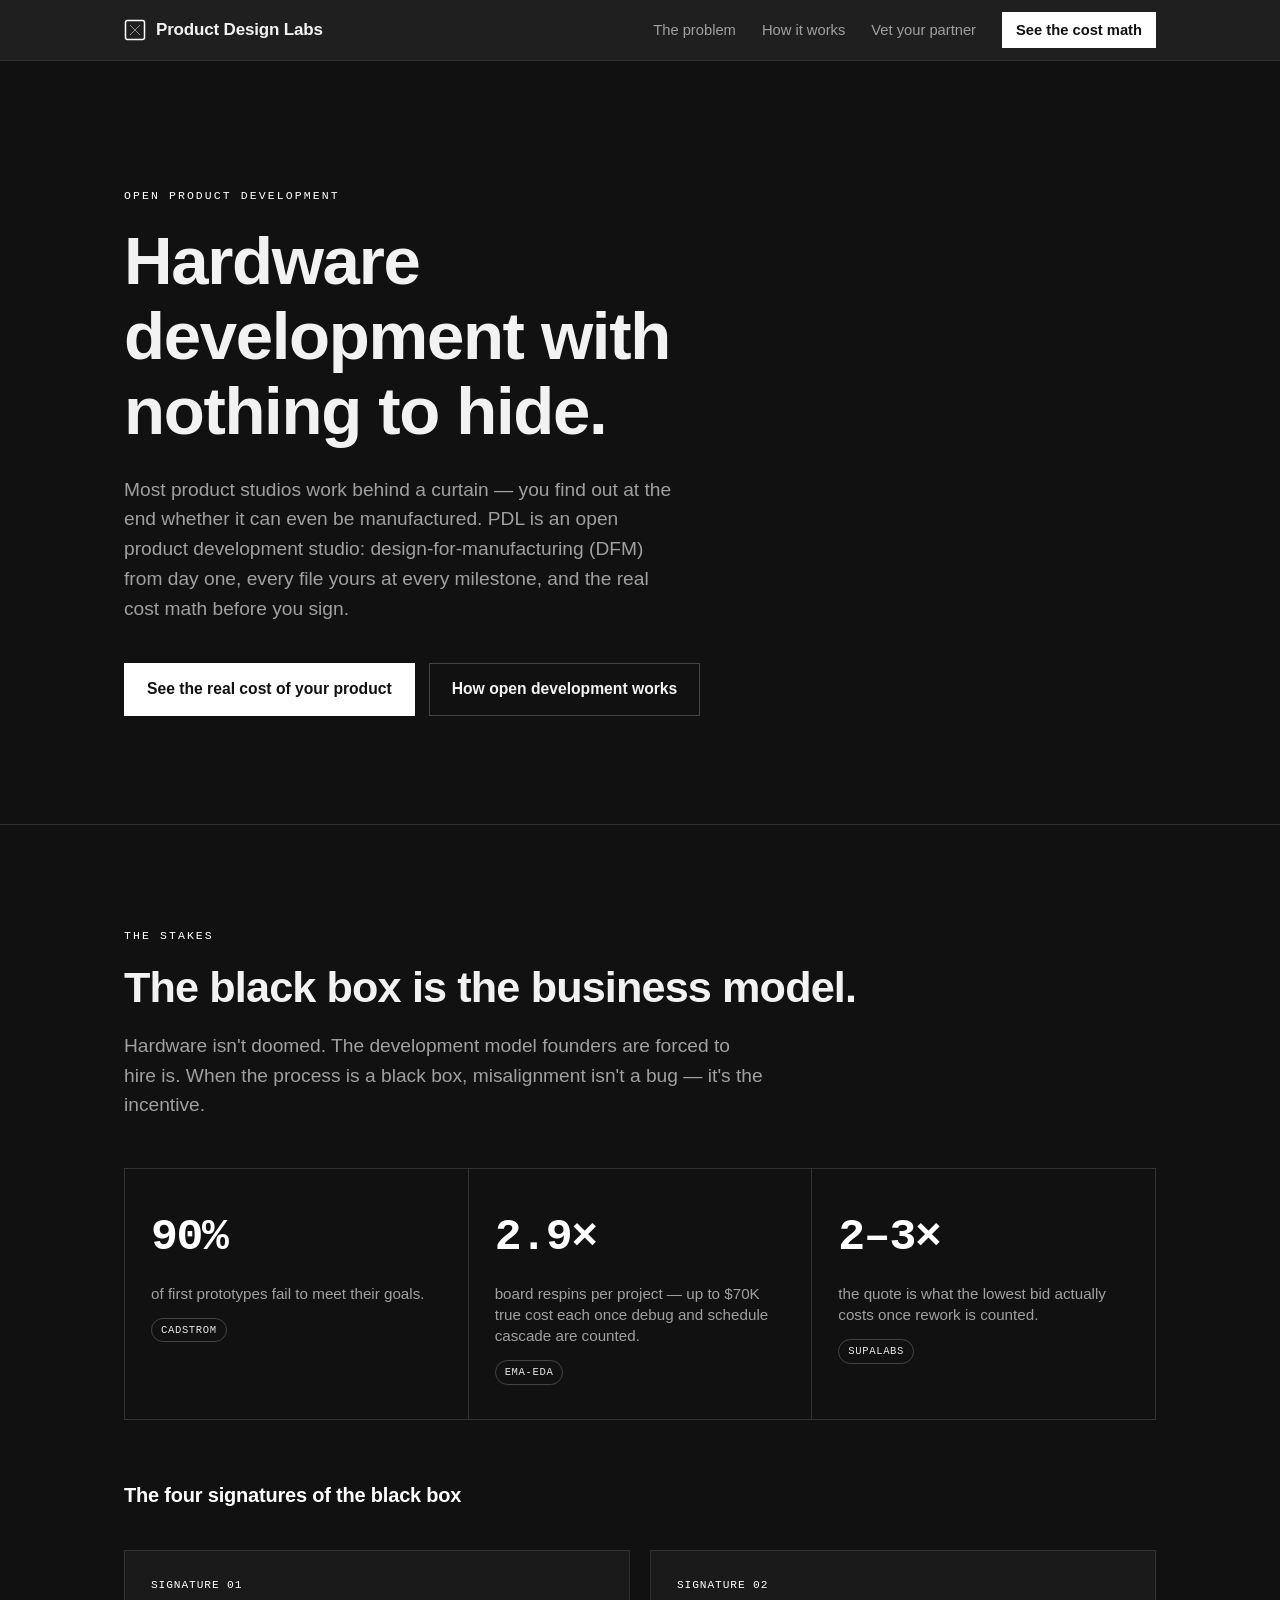
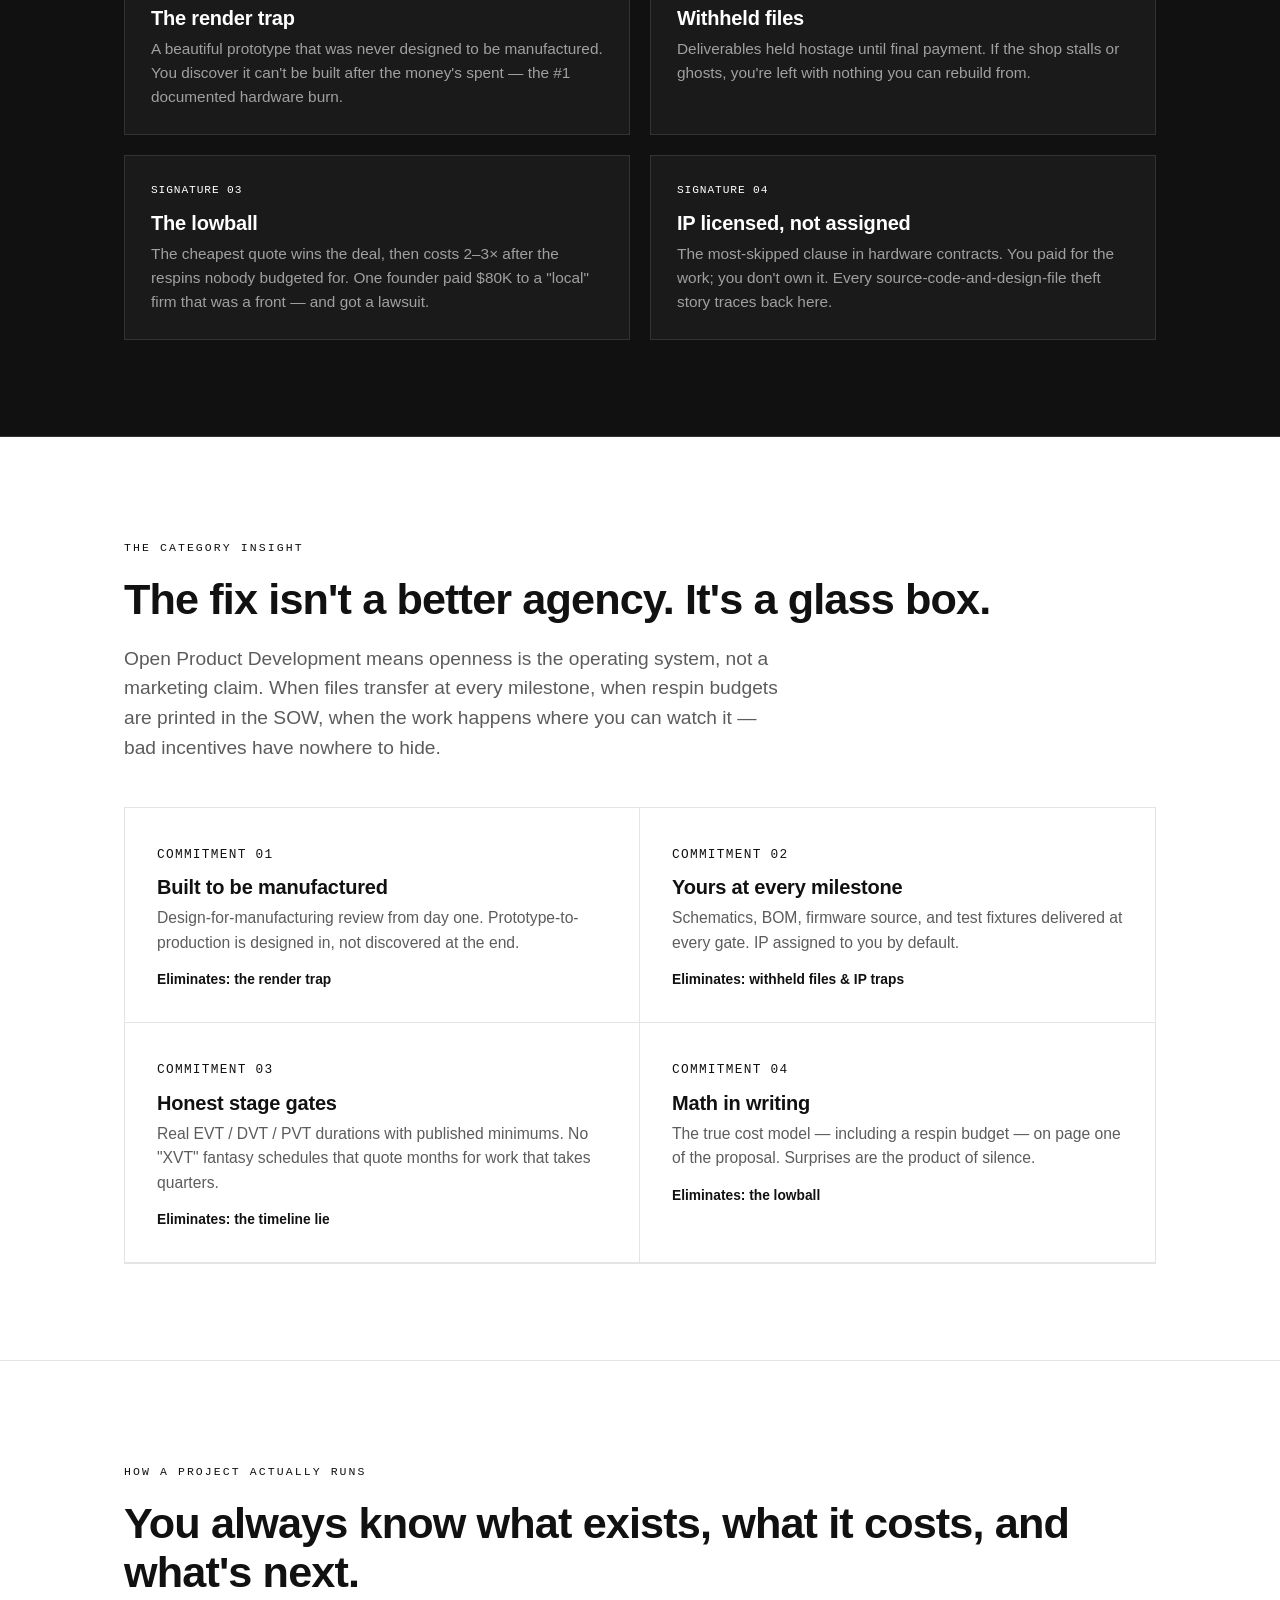
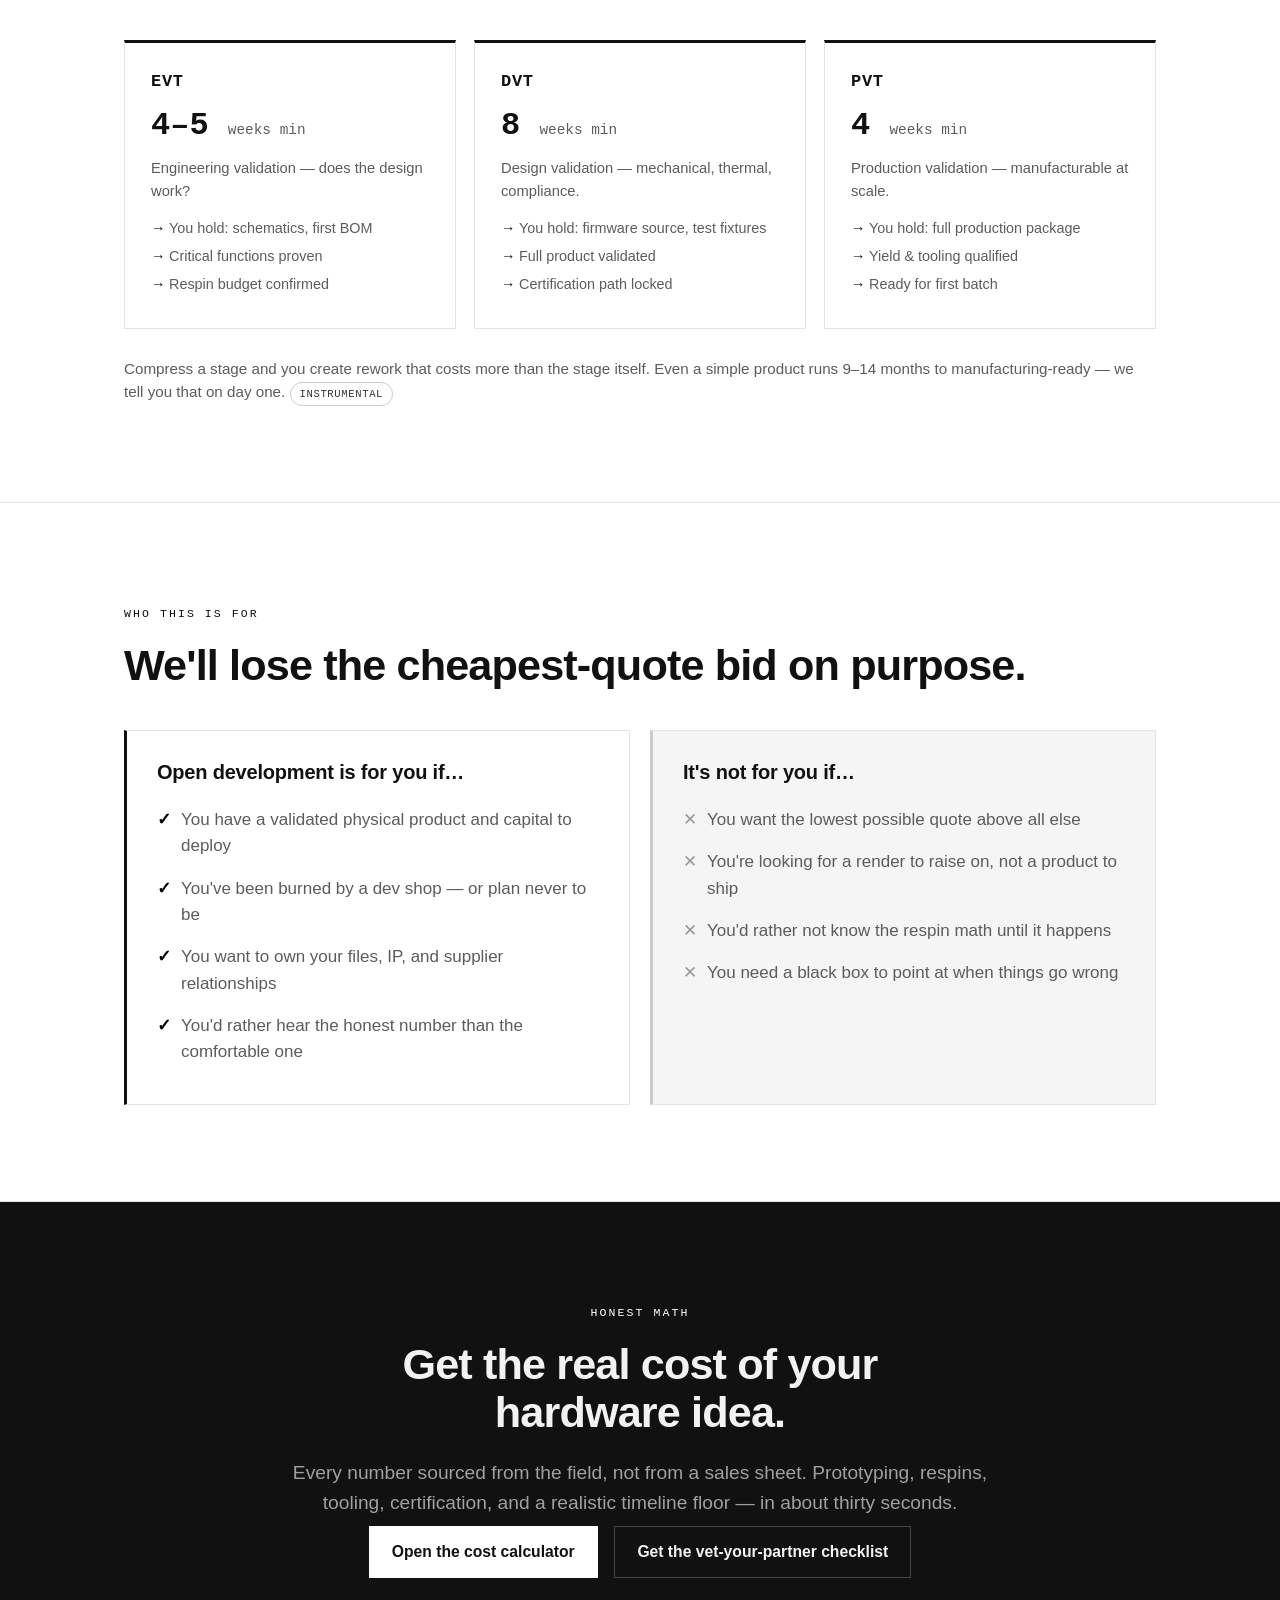
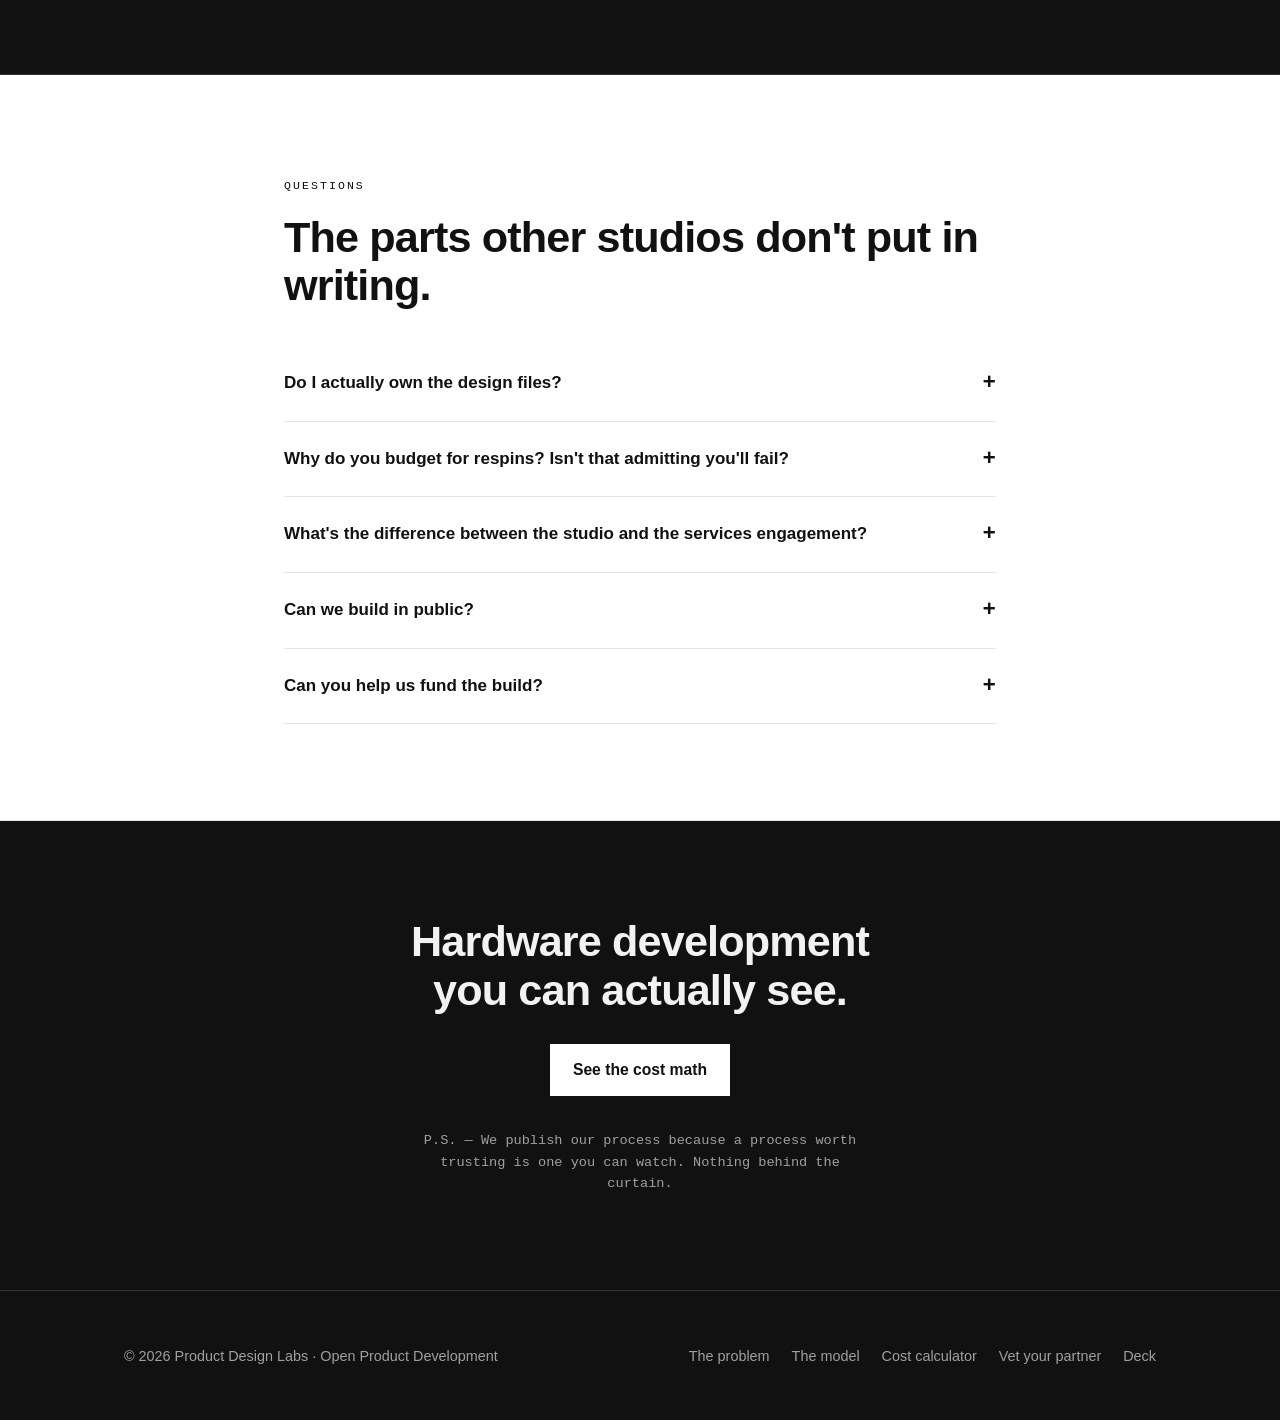
<file: site/index.html>
<!DOCTYPE html>
<html lang="en">
<head>
<meta charset="utf-8">
<meta name="viewport" content="width=device-width, initial-scale=1">
<title>Product Design Labs — Hardware development with nothing to hide</title>
<meta name="description" content="An open product development studio for hardware founders. Design-for-manufacturing from day one, every file yours at every milestone, and the real cost math before you sign.">
<link rel="stylesheet" href="styles.css">
</head>
<body>

<!-- NAV -->
<nav class="nav">
  <div class="wrap">
    <a class="brand" href="index.html">
      <svg width="22" height="22" viewBox="0 0 22 22" fill="none">
        <rect x="1.5" y="1.5" width="19" height="19" rx="2" stroke="#FFFFFF" stroke-width="1.5"/>
        <path d="M6 6l10 10M16 6L6 16" stroke="#FFFFFF" stroke-width="1" opacity="0.5"/>
      </svg>
      Product Design Labs
    </a>
    <div class="nav-links">
      <a href="#problem">The problem</a>
      <a href="#model">How it works</a>
      <a href="vet-your-partner.html">Vet your partner</a>
      <a href="cost-calculator.html" class="cta">See the cost math</a>
    </div>
  </div>
</nav>

<!-- HERO (the black box you can see into) -->
<section class="dark hero">
  <div class="wrap">
    <span class="eyebrow">Open Product Development</span>
    <h1>Hardware development with nothing to hide.</h1>
    <p class="lead">Most product studios work behind a curtain — you find out at the end whether it can even be manufactured. PDL is an open product development studio: design-for-manufacturing (DFM) from day one, every file yours at every milestone, and the real cost math before you sign.</p>
    <div class="hero-cta">
      <a class="btn btn-primary" href="cost-calculator.html">See the real cost of your product</a>
      <a class="btn btn-ghost" href="#model">How open development works</a>
    </div>
  </div>
</section>

<!-- THE PROBLEM (enemy: the black box) -->
<section class="dark" id="problem">
  <div class="wrap">
    <span class="eyebrow">The stakes</span>
    <h2>The black box is the business model.</h2>
    <p class="lead" style="max-width:60ch; margin-top:20px;">Hardware isn't doomed. The development model founders are forced to hire is. When the process is a black box, misalignment isn't a bug — it's the incentive.</p>

    <div class="statwall">
      <div class="stat">
        <div class="num">90%</div>
        <div class="lbl">of first prototypes fail to meet their goals.</div>
        <span class="chip">Cadstrom</span>
      </div>
      <div class="stat">
        <div class="num">2.9×</div>
        <div class="lbl">board respins per project — up to $70K true cost each once debug and schedule cascade are counted.</div>
        <span class="chip">EMA-EDA</span>
      </div>
      <div class="stat">
        <div class="num">2–3×</div>
        <div class="lbl">the quote is what the lowest bid actually costs once rework is counted.</div>
        <span class="chip">SUPALABS</span>
      </div>
    </div>

    <h3 style="margin-top:64px; color:#fff;">The four signatures of the black box</h3>
    <div class="sigs">
      <div class="sig">
        <span class="tag">Signature 01</span>
        <h3>The render trap</h3>
        <p>A beautiful prototype that was never designed to be manufactured. You discover it can't be built after the money's spent — the #1 documented hardware burn.</p>
      </div>
      <div class="sig">
        <span class="tag">Signature 02</span>
        <h3>Withheld files</h3>
        <p>Deliverables held hostage until final payment. If the shop stalls or ghosts, you're left with nothing you can rebuild from.</p>
      </div>
      <div class="sig">
        <span class="tag">Signature 03</span>
        <h3>The lowball</h3>
        <p>The cheapest quote wins the deal, then costs 2–3× after the respins nobody budgeted for. One founder paid $80K to a "local" firm that was a front — and got a lawsuit.</p>
      </div>
      <div class="sig">
        <span class="tag">Signature 04</span>
        <h3>IP licensed, not assigned</h3>
        <p>The most-skipped clause in hardware contracts. You paid for the work; you don't own it. Every source-code-and-design-file theft story traces back here.</p>
      </div>
    </div>
  </div>
</section>

<!-- THE MODEL (glass box — the light comes on) -->
<section id="model">
  <div class="wrap">
    <span class="eyebrow">The category insight</span>
    <h2>The fix isn't a better agency. It's a glass box.</h2>
    <p class="lead" style="max-width:62ch; margin-top:20px;">Open Product Development means openness is the operating system, not a marketing claim. When files transfer at every milestone, when respin budgets are printed in the SOW, when the work happens where you can watch it — bad incentives have nowhere to hide.</p>

    <div class="commit">
      <div class="cell">
        <span class="n">COMMITMENT 01</span>
        <h3>Built to be manufactured</h3>
        <p>Design-for-manufacturing review from day one. Prototype-to-production is designed in, not discovered at the end.</p>
        <div class="kills">Eliminates: the render trap</div>
      </div>
      <div class="cell">
        <span class="n">COMMITMENT 02</span>
        <h3>Yours at every milestone</h3>
        <p>Schematics, BOM, firmware source, and test fixtures delivered at every gate. IP assigned to you by default.</p>
        <div class="kills">Eliminates: withheld files &amp; IP traps</div>
      </div>
      <div class="cell">
        <span class="n">COMMITMENT 03</span>
        <h3>Honest stage gates</h3>
        <p>Real EVT / DVT / PVT durations with published minimums. No "XVT" fantasy schedules that quote months for work that takes quarters.</p>
        <div class="kills">Eliminates: the timeline lie</div>
      </div>
      <div class="cell">
        <span class="n">COMMITMENT 04</span>
        <h3>Math in writing</h3>
        <p>The true cost model — including a respin budget — on page one of the proposal. Surprises are the product of silence.</p>
        <div class="kills">Eliminates: the lowball</div>
      </div>
    </div>
  </div>
</section>

<!-- HOW A PROJECT RUNS -->
<section style="background:var(--paper-2);">
  <div class="wrap">
    <span class="eyebrow">How a project actually runs</span>
    <h2>You always know what exists, what it costs, and what's next.</h2>
    <div class="gates">
      <div class="gate">
        <div class="stage">EVT</div>
        <div class="dur">4–5 <small>weeks min</small></div>
        <p style="color:var(--text-light-muted); font-size:0.92rem; margin-top:6px;">Engineering validation — does the design work?</p>
        <ul>
          <li>You hold: schematics, first BOM</li>
          <li>Critical functions proven</li>
          <li>Respin budget confirmed</li>
        </ul>
      </div>
      <div class="gate">
        <div class="stage">DVT</div>
        <div class="dur">8 <small>weeks min</small></div>
        <p style="color:var(--text-light-muted); font-size:0.92rem; margin-top:6px;">Design validation — mechanical, thermal, compliance.</p>
        <ul>
          <li>You hold: firmware source, test fixtures</li>
          <li>Full product validated</li>
          <li>Certification path locked</li>
        </ul>
      </div>
      <div class="gate">
        <div class="stage">PVT</div>
        <div class="dur">4 <small>weeks min</small></div>
        <p style="color:var(--text-light-muted); font-size:0.92rem; margin-top:6px;">Production validation — manufacturable at scale.</p>
        <ul>
          <li>You hold: full production package</li>
          <li>Yield &amp; tooling qualified</li>
          <li>Ready for first batch</li>
        </ul>
      </div>
    </div>
    <p style="margin-top:28px; color:var(--text-light-muted); font-size:0.95rem;">Compress a stage and you create rework that costs more than the stage itself. Even a simple product runs 9–14 months to manufacturing-ready — we tell you that on day one. <span class="chip">Instrumental</span></p>
  </div>
</section>

<!-- WHO THIS IS FOR (damaging admission) -->
<section id="fit">
  <div class="wrap">
    <span class="eyebrow">Who this is for</span>
    <h2>We'll lose the cheapest-quote bid on purpose.</h2>
    <div class="split">
      <div class="col yes">
        <h3>Open development is for you if…</h3>
        <ul>
          <li>You have a validated physical product and capital to deploy</li>
          <li>You've been burned by a dev shop — or plan never to be</li>
          <li>You want to own your files, IP, and supplier relationships</li>
          <li>You'd rather hear the honest number than the comfortable one</li>
        </ul>
      </div>
      <div class="col no">
        <h3>It's not for you if…</h3>
        <ul>
          <li>You want the lowest possible quote above all else</li>
          <li>You're looking for a render to raise on, not a product to ship</li>
          <li>You'd rather not know the respin math until it happens</li>
          <li>You need a black box to point at when things go wrong</li>
        </ul>
      </div>
    </div>
  </div>
</section>

<!-- CALCULATOR CTA -->
<section class="dark ctaband">
  <div class="wrap narrow">
    <span class="eyebrow">Honest math</span>
    <h2>Get the real cost of your hardware idea.</h2>
    <p class="lead">Every number sourced from the field, not from a sales sheet. Prototyping, respins, tooling, certification, and a realistic timeline floor — in about thirty seconds.</p>
    <a class="btn btn-primary" href="cost-calculator.html">Open the cost calculator</a>
    <a class="btn btn-ghost" href="vet-your-partner.html" style="margin-left:12px;">Get the vet-your-partner checklist</a>
  </div>
</section>

<!-- FAQ -->
<section>
  <div class="wrap narrow">
    <span class="eyebrow">Questions</span>
    <h2>The parts other studios don't put in writing.</h2>
    <div class="faq">
      <details>
        <summary>Do I actually own the design files?</summary>
        <p>Yes — at every milestone, not just at the end. Schematics, BOM, firmware source, and test fixtures transfer to you at each gate, and IP is assigned to you by default in the SOW. If we ever parted ways mid-project, you'd walk away with everything needed to continue with anyone.</p>
      </details>
      <details>
        <summary>Why do you budget for respins? Isn't that admitting you'll fail?</summary>
        <p>The opposite. The industry average is 2.9 board respins per project, and 90% of first prototypes miss their goals. Any studio that doesn't budget respins is either inexperienced or hiding the number until it bills you. We print it on page one.</p>
      </details>
      <details>
        <summary>What's the difference between the studio and the services engagement?</summary>
        <p>Today PDL does both — we build our own products and we develop products for clients, using the same open process for each. Client work funds the studio, and as our own products gain footholds, our mix shifts toward products. We're open about that trajectory because you deserve to know who you're building with.</p>
      </details>
      <details>
        <summary>Can we build in public?</summary>
        <p>If it serves the product, yes — public devlogs are optional for client work and standard for our own. Openness is a spectrum, and we'll meet you where you're comfortable. But the contractual openness — files, IP, honest math — is non-negotiable.</p>
      </details>
      <details>
        <summary>Can you help us fund the build?</summary>
        <p>Often. Non-dilutive SBIR Phase I grants ($200–305K) map almost exactly onto a serious EVT-stage effort, and the 2026 rules now favor first-time applicants. We help portfolio and client projects design a funding path from day one.</p>
      </details>
    </div>
  </div>
</section>

<!-- FINAL CTA -->
<section class="dark ctaband">
  <div class="wrap narrow">
    <h2>Hardware development you can actually see.</h2>
    <a class="btn btn-primary" href="cost-calculator.html">See the cost math</a>
    <p class="ps">P.S. — We publish our process because a process worth trusting is one you can watch. Nothing behind the curtain.</p>
  </div>
</section>

<footer>
  <div class="wrap">
    <div>© <span id="yr"></span> Product Design Labs · Open Product Development</div>
    <div class="foot-links">
      <a href="#problem">The problem</a>
      <a href="#model">The model</a>
      <a href="cost-calculator.html">Cost calculator</a>
      <a href="vet-your-partner.html">Vet your partner</a>
      <a href="deck.html">Deck</a>
    </div>
  </div>
</footer>
<script>document.getElementById('yr').textContent = new Date().getFullYear();</script>
</body>
</html>
</file>
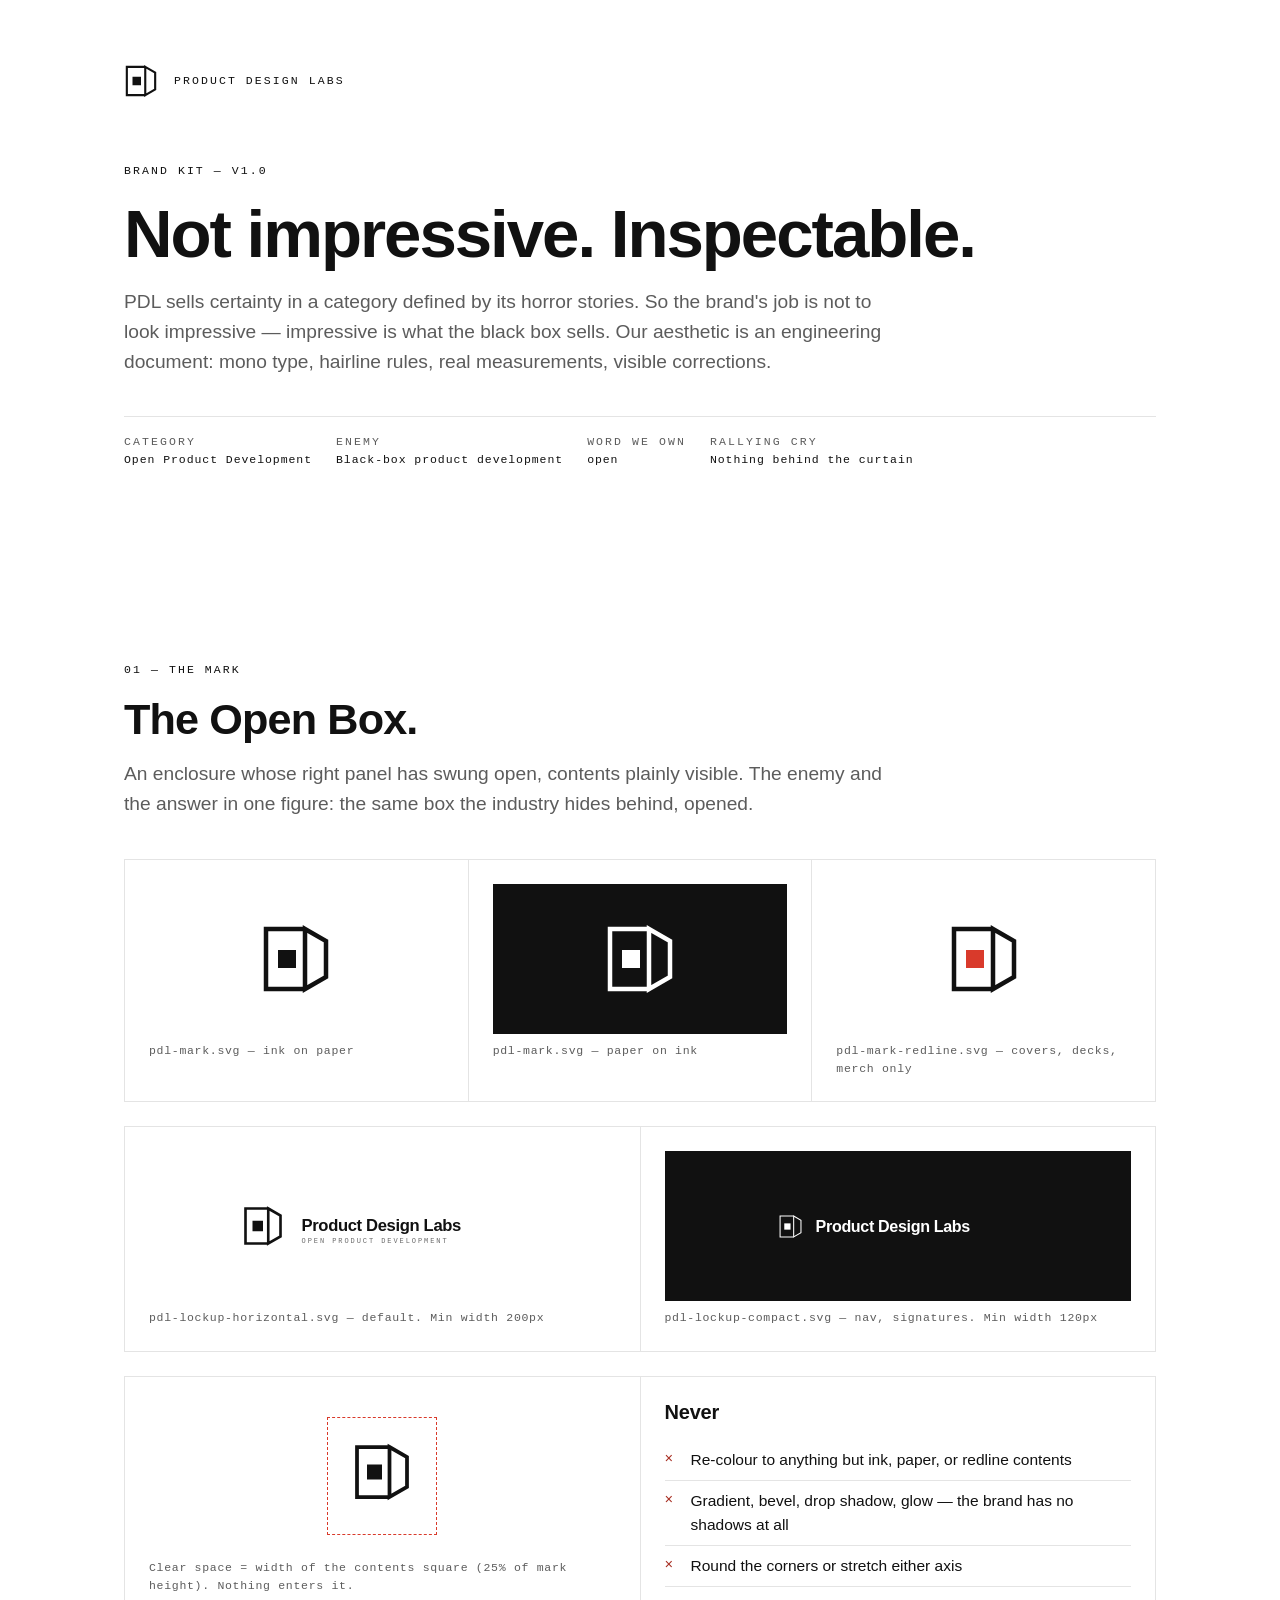
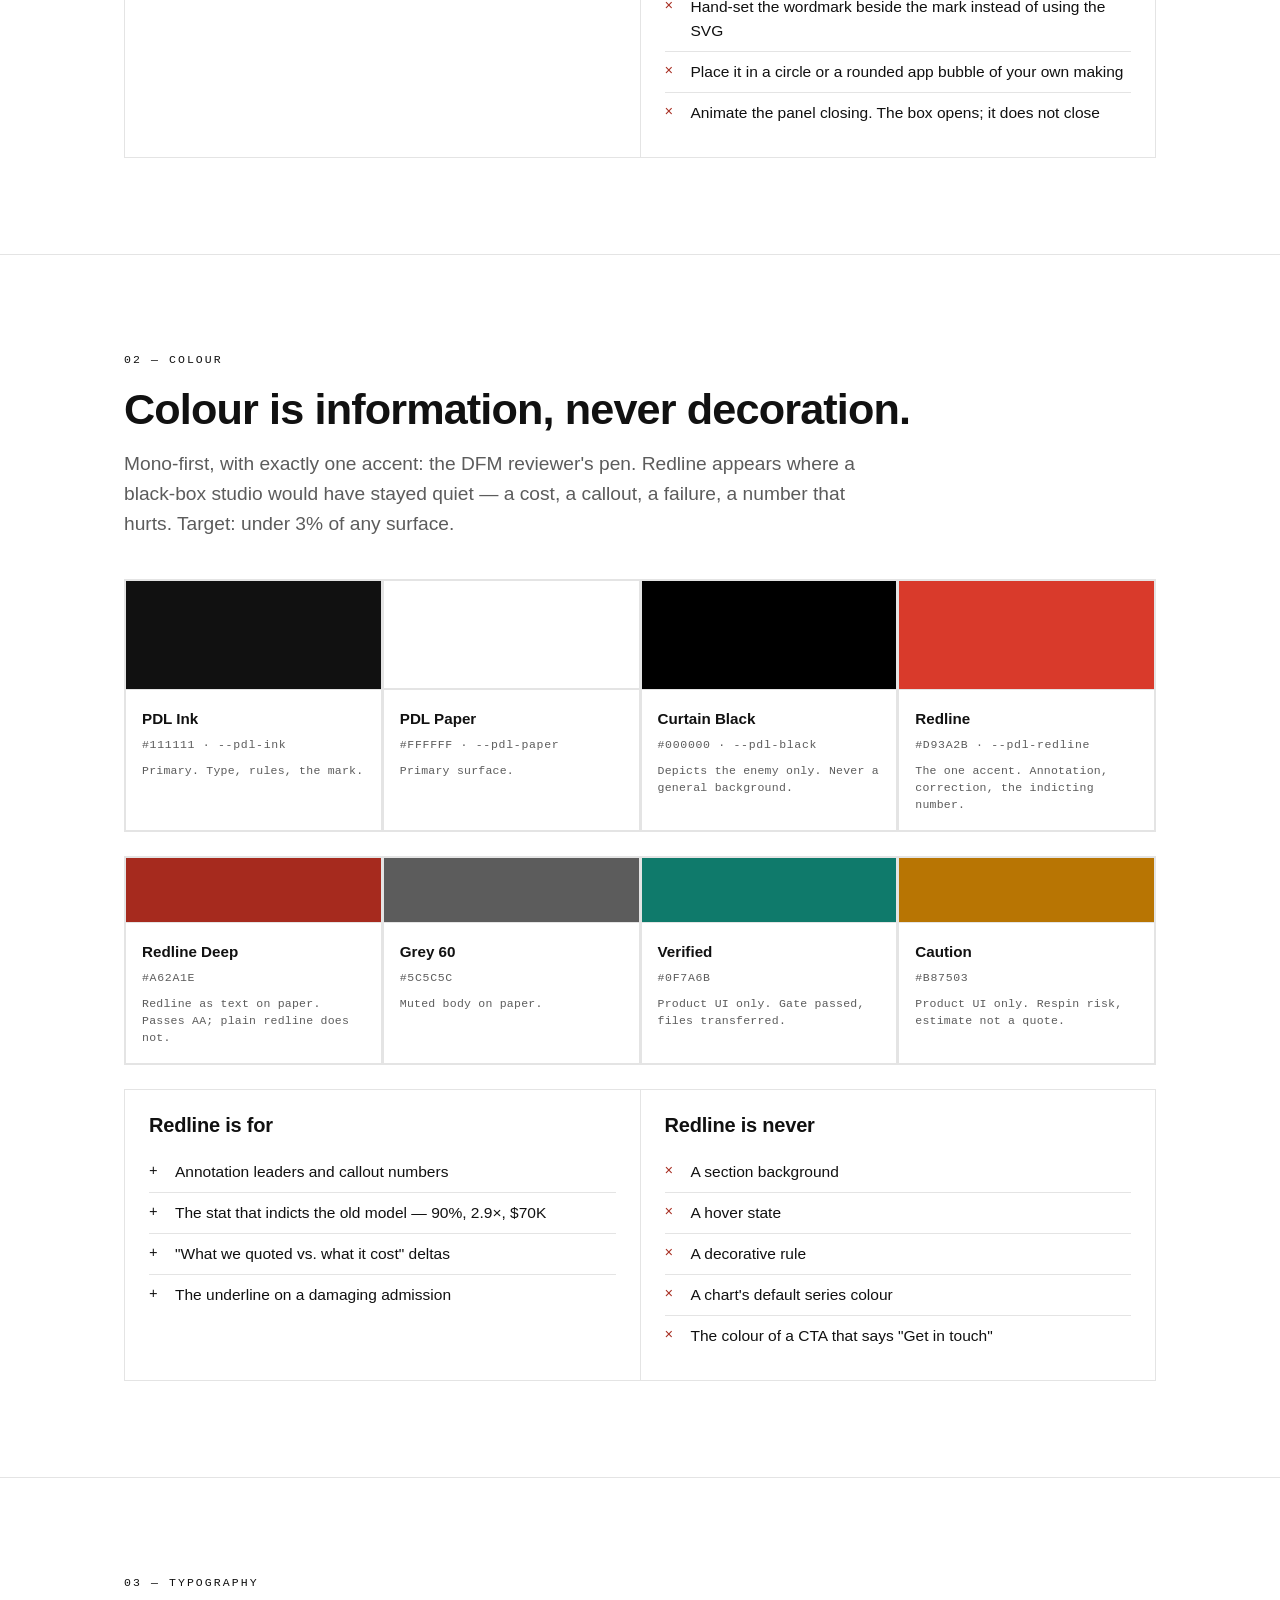
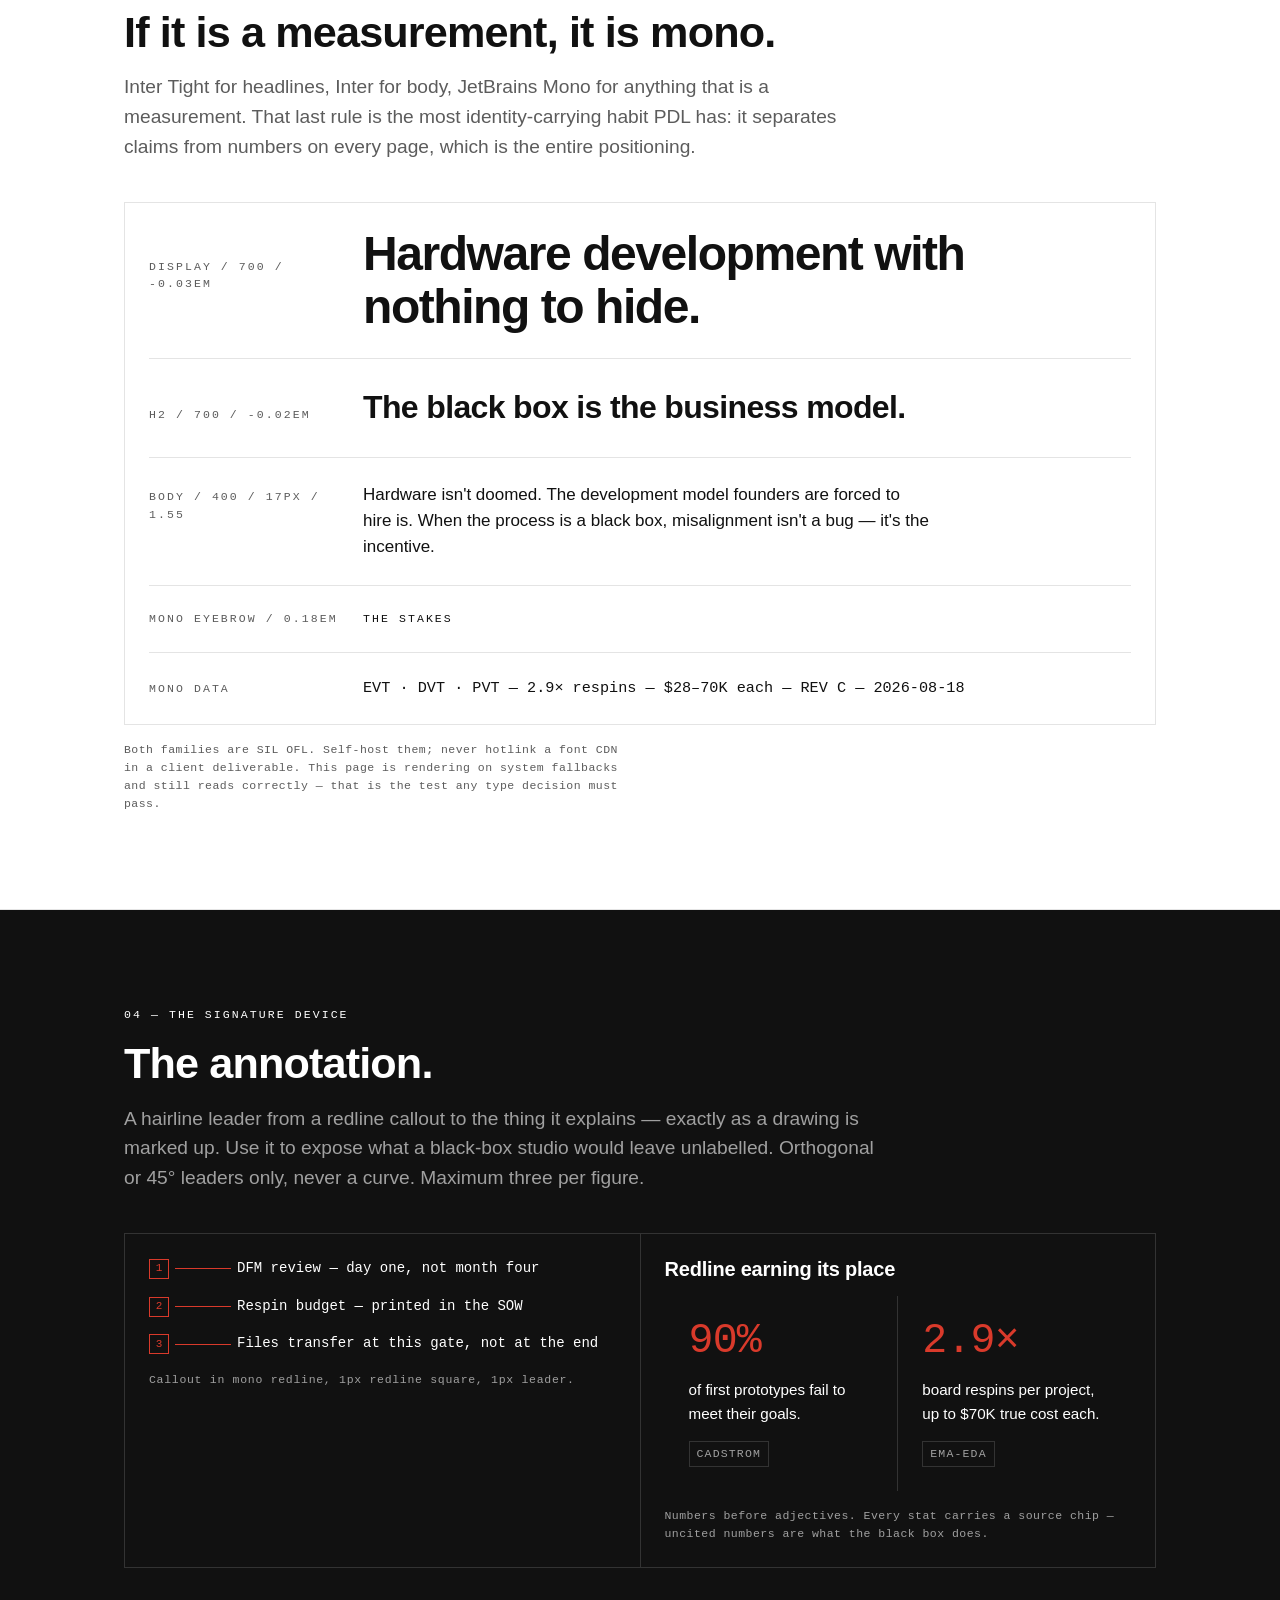
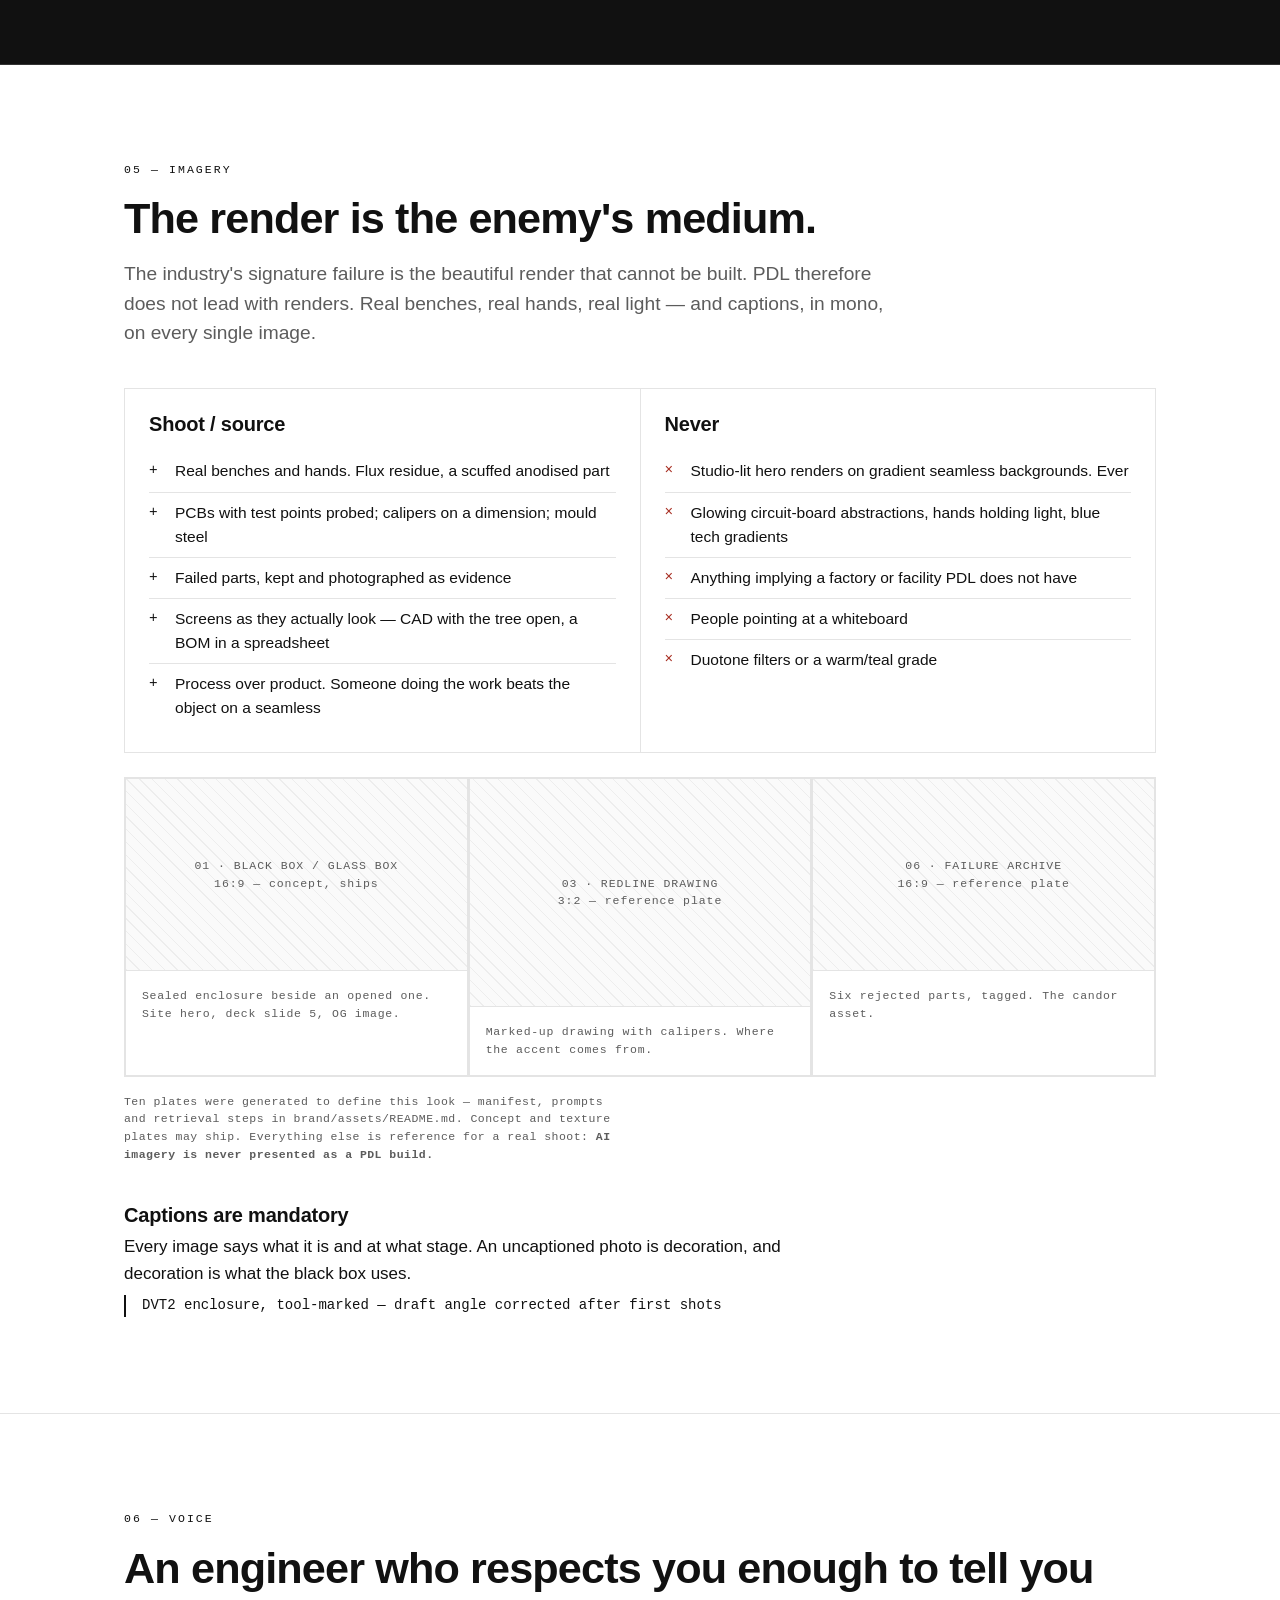
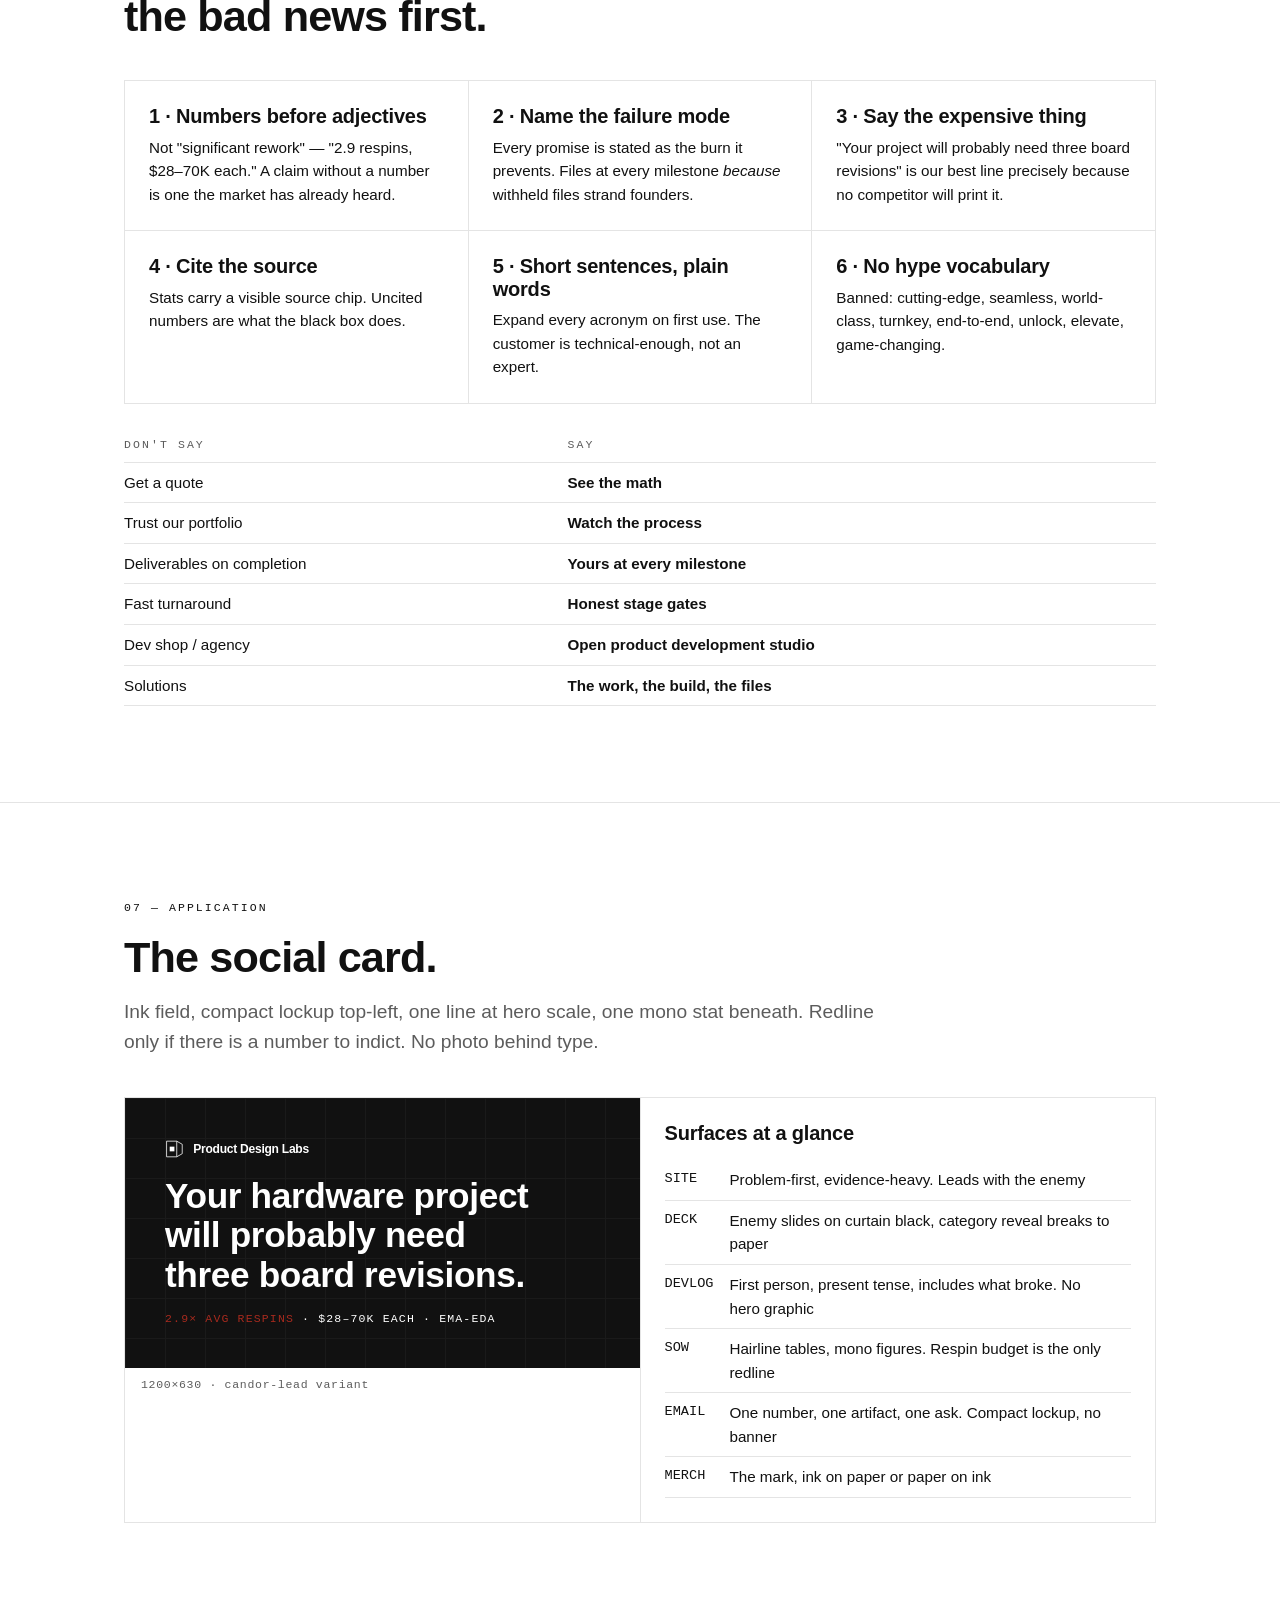
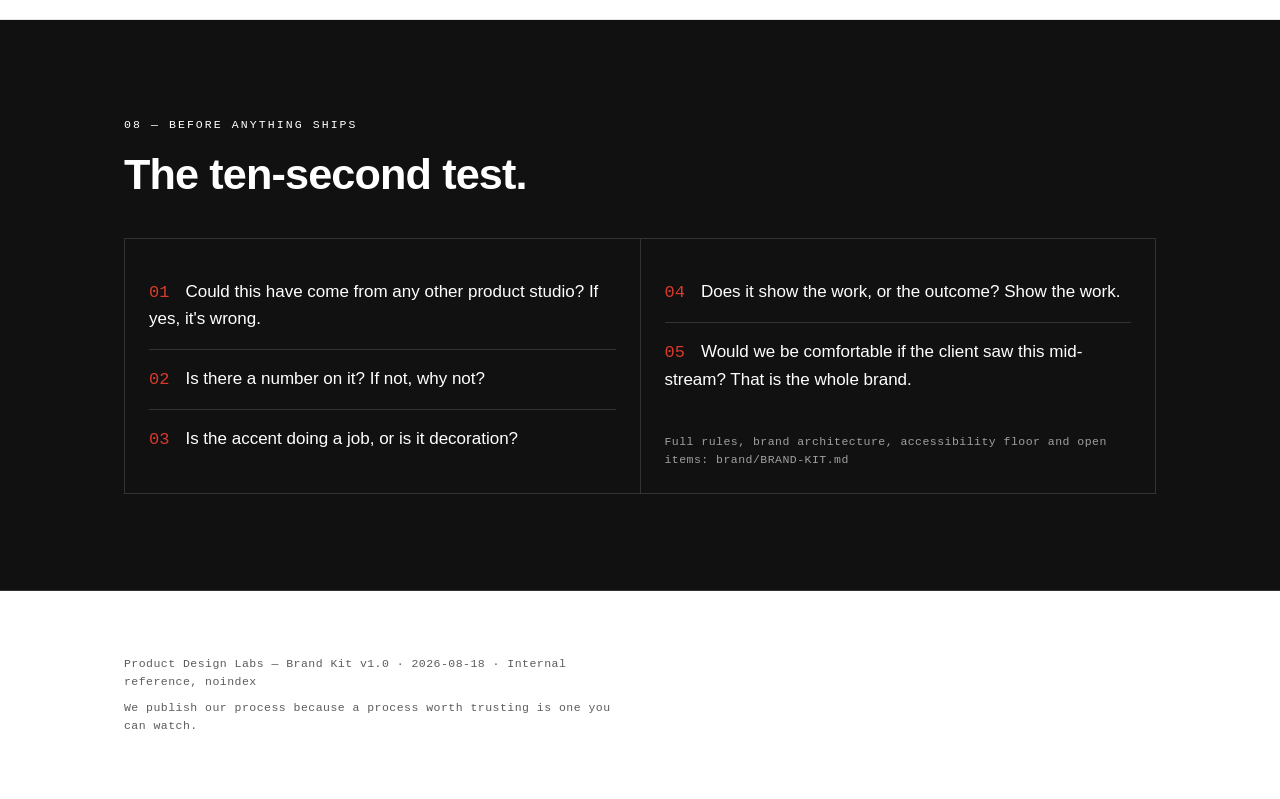
<file: site/brand.html>
<!DOCTYPE html>
<html lang="en">
<head>
<meta charset="utf-8">
<meta name="viewport" content="width=device-width, initial-scale=1">
<title>Brand Kit — Product Design Labs</title>
<meta name="description" content="The Product Design Labs brand kit: the open box mark, the redline accent, engineering-document typography, and the rules that keep every asset inspectable.">
<meta name="robots" content="noindex">
<link rel="stylesheet" href="tokens.css">
<style>
  * { box-sizing: border-box; margin: 0; padding: 0; }
  html { scroll-behavior: smooth; }
  body {
    font-family: var(--pdl-sans);
    background: var(--pdl-paper);
    color: var(--pdl-ink);
    font-size: var(--pdl-t-body);
    line-height: var(--pdl-leading-body);
    -webkit-font-smoothing: antialiased;
  }
  .wrap { max-width: var(--pdl-maxw); margin: 0 auto; padding: 0 var(--pdl-space-4); }

  h1, h2, h3 { font-family: var(--pdl-display); font-weight: 700; line-height: var(--pdl-leading-tight); letter-spacing: var(--pdl-track-display); }
  h1 { font-size: var(--pdl-t-hero); letter-spacing: var(--pdl-track-hero); }
  h2 { font-size: var(--pdl-t-h2); }
  h3 { font-size: var(--pdl-t-h3); letter-spacing: -0.01em; }
  p { max-width: 72ch; }
  p + p { margin-top: var(--pdl-space-3); }
  a { color: inherit; }

  .eyebrow {
    font-family: var(--pdl-mono); font-size: var(--pdl-t-micro);
    letter-spacing: var(--pdl-track-mono); text-transform: uppercase;
    display: block; margin-bottom: var(--pdl-space-3);
  }
  .lead { font-size: var(--pdl-t-lead); color: var(--pdl-grey-60); margin-top: var(--pdl-space-3); }
  .mono { font-family: var(--pdl-mono); }
  .note { font-family: var(--pdl-mono); font-size: var(--pdl-t-micro); color: var(--pdl-grey-60); letter-spacing: 0.04em; }

  section { padding: var(--pdl-space-7) 0; border-bottom: var(--pdl-rule) solid var(--pdl-paper-line); }
  section.ink { background: var(--pdl-ink); color: var(--pdl-paper); border-bottom-color: var(--pdl-ink-line); }
  section.ink .lead, section.ink .note { color: var(--pdl-grey-40); }
  .sec-head { margin-bottom: var(--pdl-space-5); }

  /* --- masthead --- */
  .masthead { padding: var(--pdl-space-6) 0 var(--pdl-space-7); }
  .masthead .mark-row { display: flex; align-items: center; gap: var(--pdl-space-3); margin-bottom: var(--pdl-space-6); }
  .meta-strip {
    display: flex; flex-wrap: wrap; gap: var(--pdl-space-4);
    margin-top: var(--pdl-space-5); padding-top: var(--pdl-space-3);
    border-top: var(--pdl-rule) solid var(--pdl-paper-line);
  }
  .meta-strip div { font-family: var(--pdl-mono); font-size: var(--pdl-t-micro); letter-spacing: 0.08em; }
  .meta-strip span { color: var(--pdl-grey-60); display: block; text-transform: uppercase; letter-spacing: var(--pdl-track-mono); }

  /* --- generic grid --- */
  .grid { display: grid; gap: var(--pdl-rule); background: var(--pdl-paper-line); border: var(--pdl-rule) solid var(--pdl-paper-line); }
  .grid > * { background: var(--pdl-paper); padding: var(--pdl-space-4); }
  .ink .grid { background: var(--pdl-ink-line); border-color: var(--pdl-ink-line); }
  .ink .grid > * { background: var(--pdl-ink); }
  .g2 { grid-template-columns: repeat(2, 1fr); }
  .g3 { grid-template-columns: repeat(3, 1fr); }
  .g4 { grid-template-columns: repeat(4, 1fr); }
  @media (max-width: 860px) { .g3, .g4 { grid-template-columns: repeat(2, 1fr); } }
  @media (max-width: 560px) { .g2, .g3, .g4 { grid-template-columns: 1fr; } }

  /* --- logo specimens --- */
  .specimen { display: flex; align-items: center; justify-content: center; min-height: 150px; }
  .specimen.on-ink { background: var(--pdl-ink); color: var(--pdl-paper); }
  .specimen.on-paper { background: var(--pdl-paper); color: var(--pdl-ink); }
  .cap { font-family: var(--pdl-mono); font-size: var(--pdl-t-micro); color: var(--pdl-grey-60); letter-spacing: 0.06em; margin-top: var(--pdl-space-2); display: block; }
  .clearspace { position: relative; display: inline-block; padding: 24px; outline: var(--pdl-rule) dashed var(--pdl-redline); outline-offset: 0; }

  /* --- colour --- */
  .sw { border: var(--pdl-rule) solid var(--pdl-paper-line); }
  .sw .chip { height: 108px; }
  .sw .body { padding: var(--pdl-space-3); border-top: var(--pdl-rule) solid var(--pdl-paper-line); }
  .sw .name { font-weight: 600; font-size: 0.95rem; }
  .sw .hex, .sw .role { font-family: var(--pdl-mono); font-size: var(--pdl-t-micro); color: var(--pdl-grey-60); letter-spacing: 0.06em; display: block; }
  .sw .hex { margin-top: 4px; }
  .sw .role { margin-top: var(--pdl-space-2); line-height: 1.5; letter-spacing: 0.02em; }

  /* --- type specimen --- */
  .spec-row { padding: var(--pdl-space-4) 0; border-bottom: var(--pdl-rule) solid var(--pdl-paper-line); display: grid; grid-template-columns: 190px 1fr; gap: var(--pdl-space-4); align-items: baseline; }
  .spec-row:last-child { border-bottom: 0; }
  @media (max-width: 700px) { .spec-row { grid-template-columns: 1fr; gap: var(--pdl-space-2); } }
  .spec-label { font-family: var(--pdl-mono); font-size: var(--pdl-t-micro); letter-spacing: var(--pdl-track-mono); text-transform: uppercase; color: var(--pdl-grey-60); }

  /* --- annotation device --- */
  .anno-demo { position: relative; border: var(--pdl-rule) solid var(--pdl-paper-line); padding: var(--pdl-space-5); background: var(--pdl-paper-2); }
  .callout { display: inline-flex; align-items: center; justify-content: center; width: 20px; height: 20px; border: var(--pdl-rule) solid var(--pdl-redline); color: var(--pdl-redline-deep); font-family: var(--pdl-mono); font-size: 11px; line-height: 1; vertical-align: middle; }
  .anno-line { display: inline-block; width: 56px; height: 0; border-top: var(--pdl-rule) solid var(--pdl-redline); vertical-align: middle; margin: 0 6px; }
  .anno-item { display: flex; align-items: center; gap: 0; margin-bottom: var(--pdl-space-3); }
  .anno-item:last-child { margin-bottom: 0; }
  .anno-text { font-family: var(--pdl-mono); font-size: var(--pdl-t-small); }
  .redline { color: var(--pdl-redline-deep); }
  .ink .redline { color: var(--pdl-redline); }

  /* --- stat wall (redline in use) --- */
  .stat .num { font-family: var(--pdl-mono); font-size: 2.6rem; letter-spacing: -0.02em; line-height: 1; color: var(--pdl-redline); }
  .stat .lbl { margin-top: var(--pdl-space-3); font-size: 0.95rem; }
  .stat .src { font-family: var(--pdl-mono); font-size: var(--pdl-t-micro); letter-spacing: 0.1em; text-transform: uppercase; color: var(--pdl-grey-40); margin-top: var(--pdl-space-3); display: inline-block; border: var(--pdl-rule) solid var(--pdl-ink-line); padding: 3px 7px; }

  /* --- do / don't --- */
  .rule-list { list-style: none; }
  .rule-list li { padding: var(--pdl-space-2) 0 var(--pdl-space-2) 26px; position: relative; border-bottom: var(--pdl-rule) solid var(--pdl-paper-line); font-size: 0.97rem; }
  .rule-list li:last-child { border-bottom: 0; }
  .rule-list li::before { position: absolute; left: 0; top: var(--pdl-space-2); font-family: var(--pdl-mono); font-size: 0.9rem; }
  .do li::before { content: "+"; }
  .dont li::before { content: "\00d7"; color: var(--pdl-redline-deep); }

  /* --- imagery placeholders --- */
  .plate { border: var(--pdl-rule) solid var(--pdl-paper-line); }
  .plate .frame {
    aspect-ratio: 3 / 2; display: flex; align-items: center; justify-content: center;
    background:
      repeating-linear-gradient(45deg, var(--pdl-grey-10) 0 1px, transparent 1px 9px),
      var(--pdl-paper-2);
    font-family: var(--pdl-mono); font-size: var(--pdl-t-micro); color: var(--pdl-grey-60);
    letter-spacing: 0.08em; text-align: center; padding: var(--pdl-space-3);
  }
  .plate .frame.wide { aspect-ratio: 16 / 9; }
  .plate .body { padding: var(--pdl-space-3); border-top: var(--pdl-rule) solid var(--pdl-paper-line); }

  /* --- tables --- */
  table { border-collapse: collapse; width: 100%; margin-top: var(--pdl-space-4); }
  th, td { text-align: left; padding: var(--pdl-space-2) var(--pdl-space-3) var(--pdl-space-2) 0; border-bottom: var(--pdl-rule) solid var(--pdl-paper-line); vertical-align: top; font-size: 0.95rem; }
  th { font-family: var(--pdl-mono); font-size: var(--pdl-t-micro); letter-spacing: var(--pdl-track-mono); text-transform: uppercase; color: var(--pdl-grey-60); font-weight: 400; }
  td.m { font-family: var(--pdl-mono); font-size: 0.85rem; white-space: nowrap; }

  /* --- social card mock --- */
  .og {
    background: var(--pdl-ink); color: var(--pdl-paper);
    aspect-ratio: 1200 / 630; padding: var(--pdl-space-5);
    display: flex; flex-direction: column; justify-content: space-between;
    background-image: linear-gradient(var(--pdl-ink-2) 1px, transparent 1px), linear-gradient(90deg, var(--pdl-ink-2) 1px, transparent 1px);
    background-size: 40px 40px;
  }
  .og h3 { font-size: clamp(1.2rem, 3.2vw, 2.2rem); max-width: 20ch; }

  a:focus-visible, :focus-visible { outline: var(--pdl-rule-bold) solid var(--pdl-ink); outline-offset: 2px; }
  .ink :focus-visible { outline-color: var(--pdl-paper); }
  @media (prefers-reduced-motion: reduce) { html { scroll-behavior: auto; } * { animation: none !important; transition: none !important; } }

  footer { padding: var(--pdl-space-6) 0; }
</style>
</head>
<body>

<!-- MASTHEAD -->
<header class="masthead">
  <div class="wrap">
    <div class="mark-row">
      <svg width="34" height="34" viewBox="0 0 48 48" aria-hidden="true" style="color: var(--pdl-ink)">
        <g fill="none" stroke="currentColor" stroke-width="3"><path d="M30 4H4v40h26"/><path d="M30 4l14 8v24l-14 8z"/></g>
        <rect x="12" y="18" width="12" height="12" fill="currentColor"/>
      </svg>
      <span class="mono" style="font-size: var(--pdl-t-micro); letter-spacing: var(--pdl-track-mono); text-transform: uppercase;">Product Design Labs</span>
    </div>
    <span class="eyebrow">Brand kit — v1.0</span>
    <h1>Not impressive. Inspectable.</h1>
    <p class="lead">PDL sells certainty in a category defined by its horror stories. So the brand's job is not to look impressive — impressive is what the black box sells. Our aesthetic is an engineering document: mono type, hairline rules, real measurements, visible corrections.</p>
    <div class="meta-strip">
      <div><span>Category</span>Open Product Development</div>
      <div><span>Enemy</span>Black-box product development</div>
      <div><span>Word we own</span>open</div>
      <div><span>Rallying cry</span>Nothing behind the curtain</div>
    </div>
  </div>
</header>

<!-- LOGO -->
<section>
  <div class="wrap">
    <div class="sec-head">
      <span class="eyebrow">01 — The mark</span>
      <h2>The Open Box.</h2>
      <p class="lead">An enclosure whose right panel has swung open, contents plainly visible. The enemy and the answer in one figure: the same box the industry hides behind, opened.</p>
    </div>

    <div class="grid g3">
      <div>
        <div class="specimen on-paper">
          <svg width="72" height="72" viewBox="0 0 48 48" role="img" aria-label="PDL mark, ink on paper">
            <g fill="none" stroke="currentColor" stroke-width="3"><path d="M30 4H4v40h26"/><path d="M30 4l14 8v24l-14 8z"/></g>
            <rect x="12" y="18" width="12" height="12" fill="currentColor"/>
          </svg>
        </div>
        <span class="cap">pdl-mark.svg — ink on paper</span>
      </div>
      <div>
        <div class="specimen on-ink">
          <svg width="72" height="72" viewBox="0 0 48 48" role="img" aria-label="PDL mark, paper on ink">
            <g fill="none" stroke="currentColor" stroke-width="3"><path d="M30 4H4v40h26"/><path d="M30 4l14 8v24l-14 8z"/></g>
            <rect x="12" y="18" width="12" height="12" fill="currentColor"/>
          </svg>
        </div>
        <span class="cap">pdl-mark.svg — paper on ink</span>
      </div>
      <div>
        <div class="specimen on-paper">
          <svg width="72" height="72" viewBox="0 0 48 48" role="img" aria-label="PDL mark with redline contents">
            <g fill="none" stroke="currentColor" stroke-width="3"><path d="M30 4H4v40h26"/><path d="M30 4l14 8v24l-14 8z"/></g>
            <rect x="12" y="18" width="12" height="12" fill="#D93A2B"/>
          </svg>
        </div>
        <span class="cap">pdl-mark-redline.svg — covers, decks, merch only</span>
      </div>
    </div>

    <div class="grid g2" style="margin-top: var(--pdl-space-4);">
      <div>
        <div class="specimen on-paper">
          <svg width="280" height="42" viewBox="0 0 320 48" role="img" aria-label="Product Design Labs horizontal lockup">
            <g fill="none" stroke="currentColor" stroke-width="3"><path d="M30 4H4v40h26"/><path d="M30 4l14 8v24l-14 8z"/></g>
            <rect x="12" y="18" width="12" height="12" fill="currentColor"/>
            <text x="68" y="30" font-family="Inter Tight, Inter, Helvetica, Arial, sans-serif" font-size="19" font-weight="700" letter-spacing="-0.4" fill="currentColor">Product Design Labs</text>
            <text x="68" y="43" font-family="JetBrains Mono, SF Mono, ui-monospace, monospace" font-size="8" letter-spacing="2.2" fill="currentColor" opacity="0.62">OPEN PRODUCT DEVELOPMENT</text>
          </svg>
        </div>
        <span class="cap">pdl-lockup-horizontal.svg — default. Min width 200px</span>
      </div>
      <div>
        <div class="specimen on-ink">
          <svg width="240" height="29" viewBox="0 0 268 32" role="img" aria-label="Product Design Labs compact lockup">
            <g fill="none" stroke="currentColor" stroke-width="2" transform="translate(0,2) scale(0.583)"><path d="M30 4H4v40h26"/><path d="M30 4l14 8v24l-14 8z"/></g>
            <rect x="7" y="12.5" width="7" height="7" fill="currentColor"/>
            <text x="42" y="22" font-family="Inter Tight, Inter, Helvetica, Arial, sans-serif" font-size="18" font-weight="700" letter-spacing="-0.4" fill="currentColor">Product Design Labs</text>
          </svg>
        </div>
        <span class="cap">pdl-lockup-compact.svg — nav, signatures. Min width 120px</span>
      </div>
    </div>

    <div class="grid g2" style="margin-top: var(--pdl-space-4);">
      <div>
        <div class="specimen on-paper">
          <span class="clearspace">
            <svg width="60" height="60" viewBox="0 0 48 48" aria-hidden="true">
              <g fill="none" stroke="currentColor" stroke-width="3"><path d="M30 4H4v40h26"/><path d="M30 4l14 8v24l-14 8z"/></g>
              <rect x="12" y="18" width="12" height="12" fill="currentColor"/>
            </svg>
          </span>
        </div>
        <span class="cap">Clear space = width of the contents square (25% of mark height). Nothing enters it.</span>
      </div>
      <div>
        <h3>Never</h3>
        <ul class="rule-list dont" style="margin-top: var(--pdl-space-3);">
          <li>Re-colour to anything but ink, paper, or redline contents</li>
          <li>Gradient, bevel, drop shadow, glow — the brand has no shadows at all</li>
          <li>Round the corners or stretch either axis</li>
          <li>Hand-set the wordmark beside the mark instead of using the SVG</li>
          <li>Place it in a circle or a rounded app bubble of your own making</li>
          <li>Animate the panel closing. The box opens; it does not close</li>
        </ul>
      </div>
    </div>
  </div>
</section>

<!-- COLOUR -->
<section>
  <div class="wrap">
    <div class="sec-head">
      <span class="eyebrow">02 — Colour</span>
      <h2>Colour is information, never decoration.</h2>
      <p class="lead">Mono-first, with exactly one accent: the DFM reviewer's pen. Redline appears where a black-box studio would have stayed quiet — a cost, a callout, a failure, a number that hurts. Target: under 3% of any surface.</p>
    </div>

    <div class="grid g4">
      <div class="sw" style="padding:0"><div class="chip" style="background:#111111"></div><div class="body"><span class="name">PDL Ink</span><span class="hex">#111111 · --pdl-ink</span><span class="role">Primary. Type, rules, the mark.</span></div></div>
      <div class="sw" style="padding:0"><div class="chip" style="background:#FFFFFF; border-bottom:1px solid var(--pdl-paper-line)"></div><div class="body"><span class="name">PDL Paper</span><span class="hex">#FFFFFF · --pdl-paper</span><span class="role">Primary surface.</span></div></div>
      <div class="sw" style="padding:0"><div class="chip" style="background:#000000"></div><div class="body"><span class="name">Curtain Black</span><span class="hex">#000000 · --pdl-black</span><span class="role">Depicts the enemy only. Never a general background.</span></div></div>
      <div class="sw" style="padding:0"><div class="chip" style="background:#D93A2B"></div><div class="body"><span class="name">Redline</span><span class="hex">#D93A2B · --pdl-redline</span><span class="role">The one accent. Annotation, correction, the indicting number.</span></div></div>
    </div>

    <div class="grid g4" style="margin-top: var(--pdl-space-4);">
      <div class="sw" style="padding:0"><div class="chip" style="background:#A62A1E; height:64px"></div><div class="body"><span class="name">Redline Deep</span><span class="hex">#A62A1E</span><span class="role">Redline as text on paper. Passes AA; plain redline does not.</span></div></div>
      <div class="sw" style="padding:0"><div class="chip" style="background:#5C5C5C; height:64px"></div><div class="body"><span class="name">Grey 60</span><span class="hex">#5C5C5C</span><span class="role">Muted body on paper.</span></div></div>
      <div class="sw" style="padding:0"><div class="chip" style="background:#0F7A6B; height:64px"></div><div class="body"><span class="name">Verified</span><span class="hex">#0F7A6B</span><span class="role">Product UI only. Gate passed, files transferred.</span></div></div>
      <div class="sw" style="padding:0"><div class="chip" style="background:#B87503; height:64px"></div><div class="body"><span class="name">Caution</span><span class="hex">#B87503</span><span class="role">Product UI only. Respin risk, estimate not a quote.</span></div></div>
    </div>

    <div class="grid g2" style="margin-top: var(--pdl-space-4);">
      <div>
        <h3>Redline is for</h3>
        <ul class="rule-list do" style="margin-top: var(--pdl-space-3);">
          <li>Annotation leaders and callout numbers</li>
          <li>The stat that indicts the old model — 90%, 2.9&times;, $70K</li>
          <li>"What we quoted vs. what it cost" deltas</li>
          <li>The underline on a damaging admission</li>
        </ul>
      </div>
      <div>
        <h3>Redline is never</h3>
        <ul class="rule-list dont" style="margin-top: var(--pdl-space-3);">
          <li>A section background</li>
          <li>A hover state</li>
          <li>A decorative rule</li>
          <li>A chart's default series colour</li>
          <li>The colour of a CTA that says "Get in touch"</li>
        </ul>
      </div>
    </div>
  </div>
</section>

<!-- TYPE -->
<section>
  <div class="wrap">
    <div class="sec-head">
      <span class="eyebrow">03 — Typography</span>
      <h2>If it is a measurement, it is mono.</h2>
      <p class="lead">Inter Tight for headlines, Inter for body, JetBrains Mono for anything that is a measurement. That last rule is the most identity-carrying habit PDL has: it separates claims from numbers on every page, which is the entire positioning.</p>
    </div>

    <div style="border: var(--pdl-rule) solid var(--pdl-paper-line); padding: 0 var(--pdl-space-4);">
      <div class="spec-row">
        <span class="spec-label">Display / 700 / -0.03em</span>
        <span style="font-family: var(--pdl-display); font-weight:700; font-size: clamp(1.9rem,4vw,3rem); letter-spacing:-0.03em; line-height:1.12;">Hardware development with nothing to hide.</span>
      </div>
      <div class="spec-row">
        <span class="spec-label">H2 / 700 / -0.02em</span>
        <span style="font-family: var(--pdl-display); font-weight:700; font-size: clamp(1.4rem,2.6vw,2rem); letter-spacing:-0.02em;">The black box is the business model.</span>
      </div>
      <div class="spec-row">
        <span class="spec-label">Body / 400 / 17px / 1.55</span>
        <span style="max-width:60ch; display:block;">Hardware isn't doomed. The development model founders are forced to hire is. When the process is a black box, misalignment isn't a bug — it's the incentive.</span>
      </div>
      <div class="spec-row">
        <span class="spec-label">Mono eyebrow / 0.18em</span>
        <span class="mono" style="font-size: var(--pdl-t-micro); letter-spacing: var(--pdl-track-mono); text-transform: uppercase;">The stakes</span>
      </div>
      <div class="spec-row">
        <span class="spec-label">Mono data</span>
        <span class="mono" style="font-size:0.95rem;">EVT · DVT · PVT — 2.9&times; respins — $28–70K each — REV C — 2026-08-18</span>
      </div>
    </div>
    <p class="note" style="margin-top: var(--pdl-space-3);">Both families are SIL OFL. Self-host them; never hotlink a font CDN in a client deliverable. This page is rendering on system fallbacks and still reads correctly — that is the test any type decision must pass.</p>
  </div>
</section>

<!-- ANNOTATION DEVICE + REDLINE IN USE -->
<section class="ink">
  <div class="wrap">
    <div class="sec-head">
      <span class="eyebrow">04 — The signature device</span>
      <h2>The annotation.</h2>
      <p class="lead">A hairline leader from a redline callout to the thing it explains — exactly as a drawing is marked up. Use it to expose what a black-box studio would leave unlabelled. Orthogonal or 45° leaders only, never a curve. Maximum three per figure.</p>
    </div>

    <div class="grid g2">
      <div>
        <div class="anno-item"><span class="callout" style="color: var(--pdl-redline)">1</span><span class="anno-line"></span><span class="anno-text">DFM review — day one, not month four</span></div>
        <div class="anno-item"><span class="callout" style="color: var(--pdl-redline)">2</span><span class="anno-line"></span><span class="anno-text">Respin budget — printed in the SOW</span></div>
        <div class="anno-item"><span class="callout" style="color: var(--pdl-redline)">3</span><span class="anno-line"></span><span class="anno-text">Files transfer at this gate, not at the end</span></div>
        <span class="cap" style="color: var(--pdl-grey-40)">Callout in mono redline, 1px redline square, 1px leader.</span>
      </div>
      <div>
        <h3>Redline earning its place</h3>
        <div class="grid g2" style="margin-top: var(--pdl-space-3); border:0; background: var(--pdl-ink-line);">
          <div class="stat"><div class="num">90%</div><div class="lbl">of first prototypes fail to meet their goals.</div><span class="src">Cadstrom</span></div>
          <div class="stat"><div class="num">2.9&times;</div><div class="lbl">board respins per project, up to $70K true cost each.</div><span class="src">EMA-EDA</span></div>
        </div>
        <p class="note" style="margin-top: var(--pdl-space-3);">Numbers before adjectives. Every stat carries a source chip — uncited numbers are what the black box does.</p>
      </div>
    </div>
  </div>
</section>

<!-- IMAGERY -->
<section>
  <div class="wrap">
    <div class="sec-head">
      <span class="eyebrow">05 — Imagery</span>
      <h2>The render is the enemy's medium.</h2>
      <p class="lead">The industry's signature failure is the beautiful render that cannot be built. PDL therefore does not lead with renders. Real benches, real hands, real light — and captions, in mono, on every single image.</p>
    </div>

    <div class="grid g2">
      <div>
        <h3>Shoot / source</h3>
        <ul class="rule-list do" style="margin-top: var(--pdl-space-3);">
          <li>Real benches and hands. Flux residue, a scuffed anodised part</li>
          <li>PCBs with test points probed; calipers on a dimension; mould steel</li>
          <li>Failed parts, kept and photographed as evidence</li>
          <li>Screens as they actually look — CAD with the tree open, a BOM in a spreadsheet</li>
          <li>Process over product. Someone doing the work beats the object on a seamless</li>
        </ul>
      </div>
      <div>
        <h3>Never</h3>
        <ul class="rule-list dont" style="margin-top: var(--pdl-space-3);">
          <li>Studio-lit hero renders on gradient seamless backgrounds. Ever</li>
          <li>Glowing circuit-board abstractions, hands holding light, blue tech gradients</li>
          <li>Anything implying a factory or facility PDL does not have</li>
          <li>People pointing at a whiteboard</li>
          <li>Duotone filters or a warm/teal grade</li>
        </ul>
      </div>
    </div>

    <div class="grid g3" style="margin-top: var(--pdl-space-4);">
      <div class="plate" style="padding:0">
        <div class="frame wide">01 · BLACK BOX / GLASS BOX<br>16:9 — concept, ships</div>
        <div class="body"><span class="cap" style="margin-top:0">Sealed enclosure beside an opened one. Site hero, deck slide 5, OG image.</span></div>
      </div>
      <div class="plate" style="padding:0">
        <div class="frame">03 · REDLINE DRAWING<br>3:2 — reference plate</div>
        <div class="body"><span class="cap" style="margin-top:0">Marked-up drawing with calipers. Where the accent comes from.</span></div>
      </div>
      <div class="plate" style="padding:0">
        <div class="frame wide">06 · FAILURE ARCHIVE<br>16:9 — reference plate</div>
        <div class="body"><span class="cap" style="margin-top:0">Six rejected parts, tagged. The candor asset.</span></div>
      </div>
    </div>
    <p class="note" style="margin-top: var(--pdl-space-3);">Ten plates were generated to define this look — manifest, prompts and retrieval steps in <span class="mono">brand/assets/README.md</span>. Concept and texture plates may ship. Everything else is reference for a real shoot: <strong>AI imagery is never presented as a PDL build.</strong></p>

    <h3 style="margin-top: var(--pdl-space-5);">Captions are mandatory</h3>
    <p style="margin-top: var(--pdl-space-2);">Every image says what it is and at what stage. An uncaptioned photo is decoration, and decoration is what the black box uses.</p>
    <p class="mono" style="margin-top: var(--pdl-space-2); font-size: var(--pdl-t-small); border-left: var(--pdl-rule-bold) solid var(--pdl-ink); padding-left: var(--pdl-space-3);">DVT2 enclosure, tool-marked — draft angle corrected after first shots</p>
  </div>
</section>

<!-- VOICE -->
<section>
  <div class="wrap">
    <div class="sec-head">
      <span class="eyebrow">06 — Voice</span>
      <h2>An engineer who respects you enough to tell you the bad news first.</h2>
    </div>

    <div class="grid g3">
      <div><h3>1 · Numbers before adjectives</h3><p style="margin-top:var(--pdl-space-2); font-size:0.95rem;">Not "significant rework" — "2.9 respins, $28–70K each." A claim without a number is one the market has already heard.</p></div>
      <div><h3>2 · Name the failure mode</h3><p style="margin-top:var(--pdl-space-2); font-size:0.95rem;">Every promise is stated as the burn it prevents. Files at every milestone <em>because</em> withheld files strand founders.</p></div>
      <div><h3>3 · Say the expensive thing</h3><p style="margin-top:var(--pdl-space-2); font-size:0.95rem;">"Your project will probably need three board revisions" is our best line precisely because no competitor will print it.</p></div>
      <div><h3>4 · Cite the source</h3><p style="margin-top:var(--pdl-space-2); font-size:0.95rem;">Stats carry a visible source chip. Uncited numbers are what the black box does.</p></div>
      <div><h3>5 · Short sentences, plain words</h3><p style="margin-top:var(--pdl-space-2); font-size:0.95rem;">Expand every acronym on first use. The customer is technical-enough, not an expert.</p></div>
      <div><h3>6 · No hype vocabulary</h3><p style="margin-top:var(--pdl-space-2); font-size:0.95rem;">Banned: cutting-edge, seamless, world-class, turnkey, end-to-end, unlock, elevate, game-changing.</p></div>
    </div>

    <table>
      <thead><tr><th>Don't say</th><th>Say</th></tr></thead>
      <tbody>
        <tr><td>Get a quote</td><td><strong>See the math</strong></td></tr>
        <tr><td>Trust our portfolio</td><td><strong>Watch the process</strong></td></tr>
        <tr><td>Deliverables on completion</td><td><strong>Yours at every milestone</strong></td></tr>
        <tr><td>Fast turnaround</td><td><strong>Honest stage gates</strong></td></tr>
        <tr><td>Dev shop / agency</td><td><strong>Open product development studio</strong></td></tr>
        <tr><td>Solutions</td><td><strong>The work, the build, the files</strong></td></tr>
      </tbody>
    </table>
  </div>
</section>

<!-- APPLICATION -->
<section>
  <div class="wrap">
    <div class="sec-head">
      <span class="eyebrow">07 — Application</span>
      <h2>The social card.</h2>
      <p class="lead">Ink field, compact lockup top-left, one line at hero scale, one mono stat beneath. Redline only if there is a number to indict. No photo behind type.</p>
    </div>
    <div class="grid g2">
      <div style="padding:0">
        <div class="og">
          <svg width="180" height="22" viewBox="0 0 268 32" aria-hidden="true">
            <g fill="none" stroke="currentColor" stroke-width="2" transform="translate(0,2) scale(0.583)"><path d="M30 4H4v40h26"/><path d="M30 4l14 8v24l-14 8z"/></g>
            <rect x="7" y="12.5" width="7" height="7" fill="currentColor"/>
            <text x="42" y="22" font-family="Inter Tight, Inter, Helvetica, Arial, sans-serif" font-size="18" font-weight="700" letter-spacing="-0.4" fill="currentColor">Product Design Labs</text>
          </svg>
          <div>
            <h3>Your hardware project will probably need three board revisions.</h3>
            <p class="mono" style="margin-top: var(--pdl-space-3); font-size: var(--pdl-t-micro); letter-spacing: 0.1em;"><span class="redline">2.9&times; AVG RESPINS</span> · $28–70K EACH · EMA-EDA</p>
          </div>
        </div>
        <span class="cap" style="padding: 0 var(--pdl-space-3) var(--pdl-space-3)">1200×630 · candor-lead variant</span>
      </div>
      <div>
        <h3>Surfaces at a glance</h3>
        <table style="margin-top: var(--pdl-space-3);">
          <tbody>
            <tr><td class="m">SITE</td><td>Problem-first, evidence-heavy. Leads with the enemy</td></tr>
            <tr><td class="m">DECK</td><td>Enemy slides on curtain black, category reveal breaks to paper</td></tr>
            <tr><td class="m">DEVLOG</td><td>First person, present tense, includes what broke. No hero graphic</td></tr>
            <tr><td class="m">SOW</td><td>Hairline tables, mono figures. Respin budget is the only redline</td></tr>
            <tr><td class="m">EMAIL</td><td>One number, one artifact, one ask. Compact lockup, no banner</td></tr>
            <tr><td class="m">MERCH</td><td>The mark, ink on paper or paper on ink</td></tr>
          </tbody>
        </table>
      </div>
    </div>
  </div>
</section>

<!-- TEST -->
<section class="ink">
  <div class="wrap">
    <div class="sec-head">
      <span class="eyebrow">08 — Before anything ships</span>
      <h2>The ten-second test.</h2>
    </div>
    <div class="grid g2">
      <div>
        <ol style="list-style:none; counter-reset:t;">
          <li style="padding: var(--pdl-space-3) 0; border-bottom: var(--pdl-rule) solid var(--pdl-ink-line);"><span class="mono redline" style="margin-right: var(--pdl-space-3);">01</span>Could this have come from any other product studio? If yes, it's wrong.</li>
          <li style="padding: var(--pdl-space-3) 0; border-bottom: var(--pdl-rule) solid var(--pdl-ink-line);"><span class="mono redline" style="margin-right: var(--pdl-space-3);">02</span>Is there a number on it? If not, why not?</li>
          <li style="padding: var(--pdl-space-3) 0;"><span class="mono redline" style="margin-right: var(--pdl-space-3);">03</span>Is the accent doing a job, or is it decoration?</li>
        </ol>
      </div>
      <div>
        <ol style="list-style:none;">
          <li style="padding: var(--pdl-space-3) 0; border-bottom: var(--pdl-rule) solid var(--pdl-ink-line);"><span class="mono redline" style="margin-right: var(--pdl-space-3);">04</span>Does it show the work, or the outcome? Show the work.</li>
          <li style="padding: var(--pdl-space-3) 0;"><span class="mono redline" style="margin-right: var(--pdl-space-3);">05</span>Would we be comfortable if the client saw this mid-stream? That is the whole brand.</li>
        </ol>
        <p class="note" style="margin-top: var(--pdl-space-4);">Full rules, brand architecture, accessibility floor and open items: <span class="mono">brand/BRAND-KIT.md</span></p>
      </div>
    </div>
  </div>
</section>

<footer>
  <div class="wrap">
    <p class="note">Product Design Labs — Brand Kit v1.0 · 2026-08-18 · Internal reference, noindex</p>
    <p class="note" style="margin-top: var(--pdl-space-2);">We publish our process because a process worth trusting is one you can watch.</p>
  </div>
</footer>

</body>
</html>
</file>
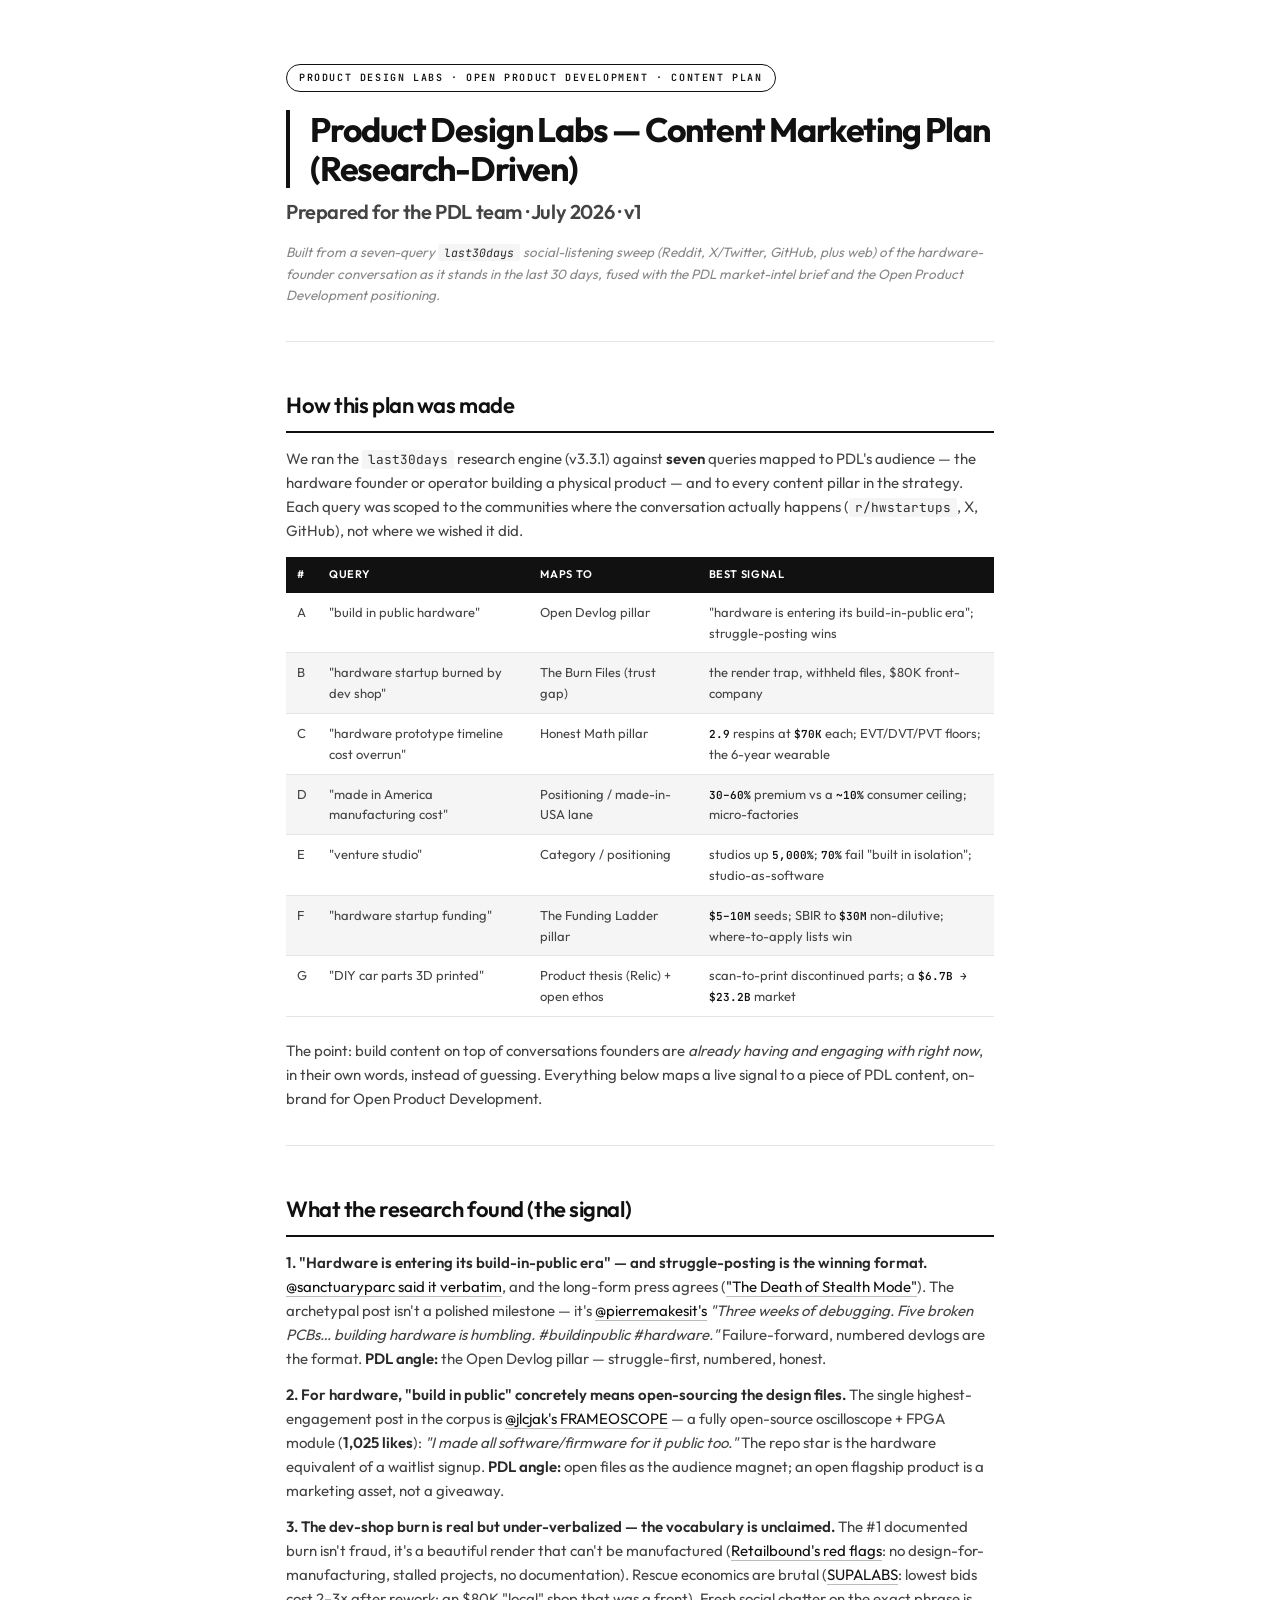
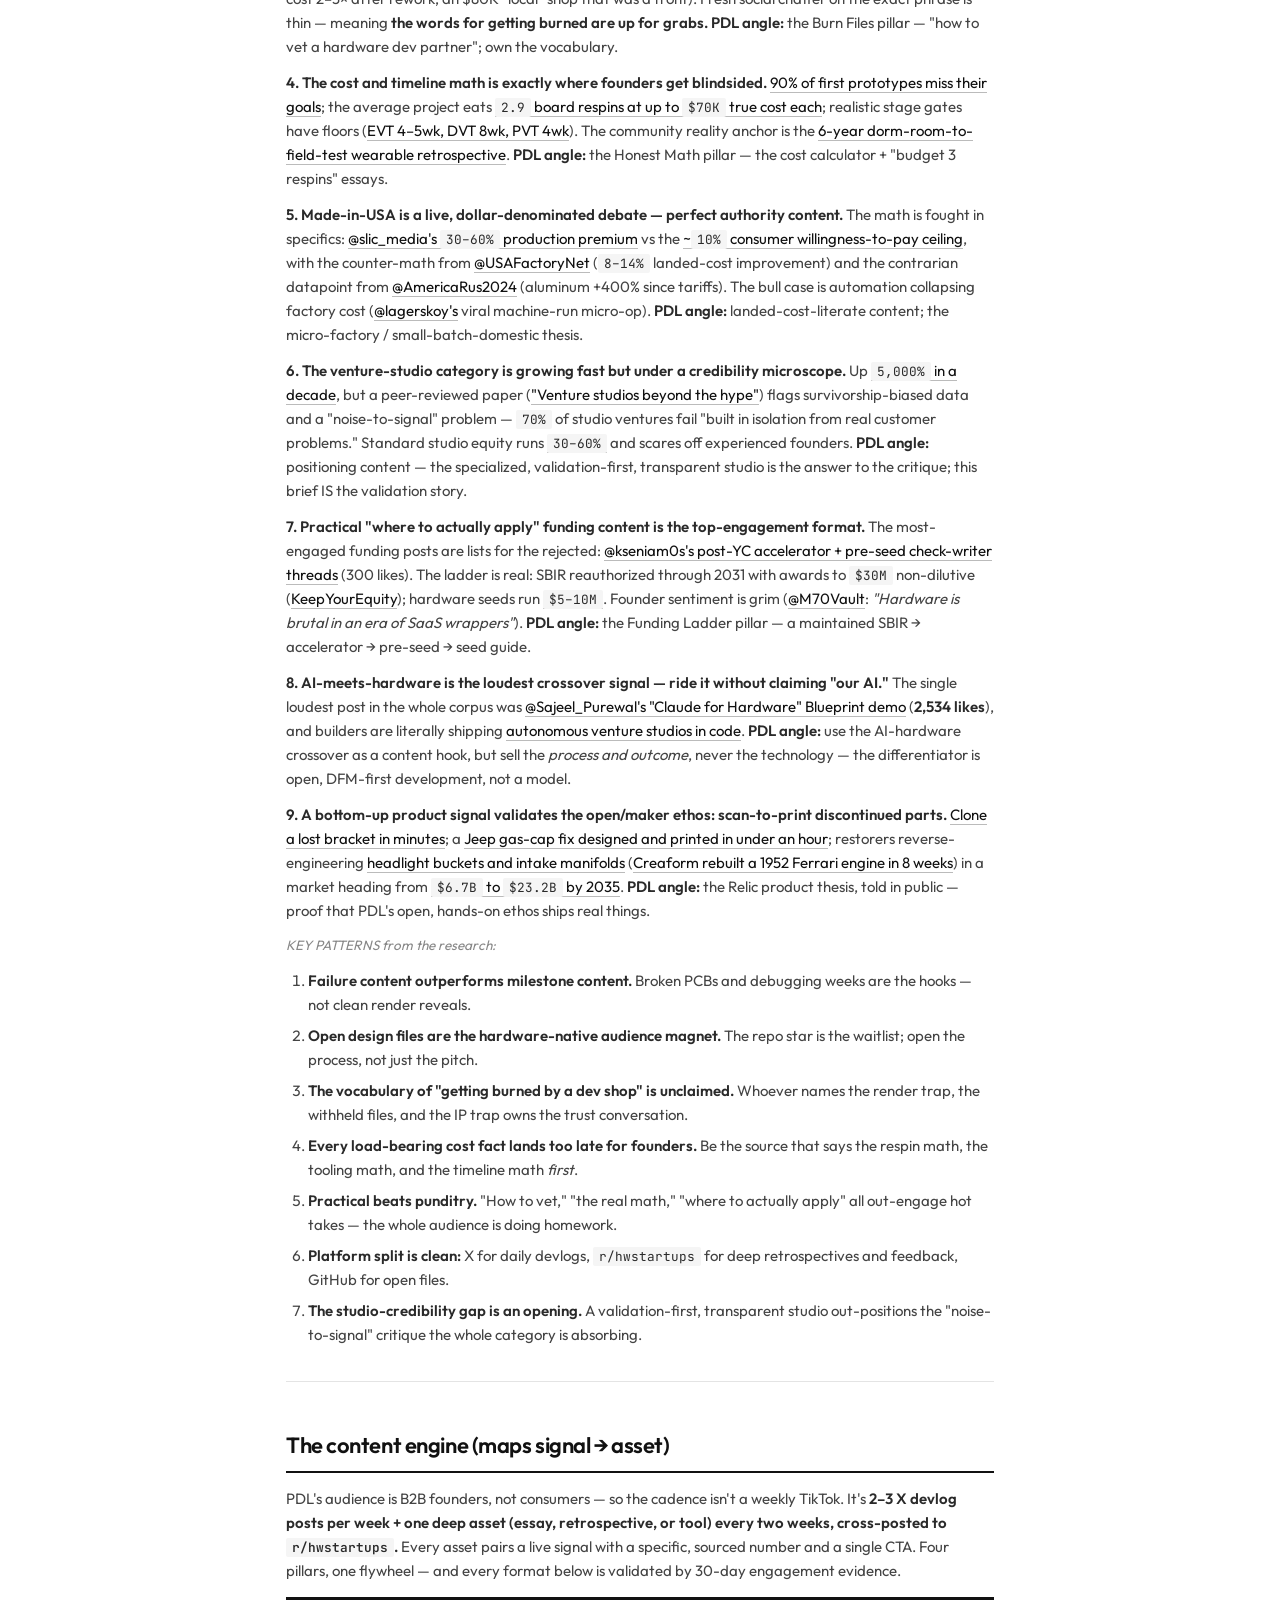
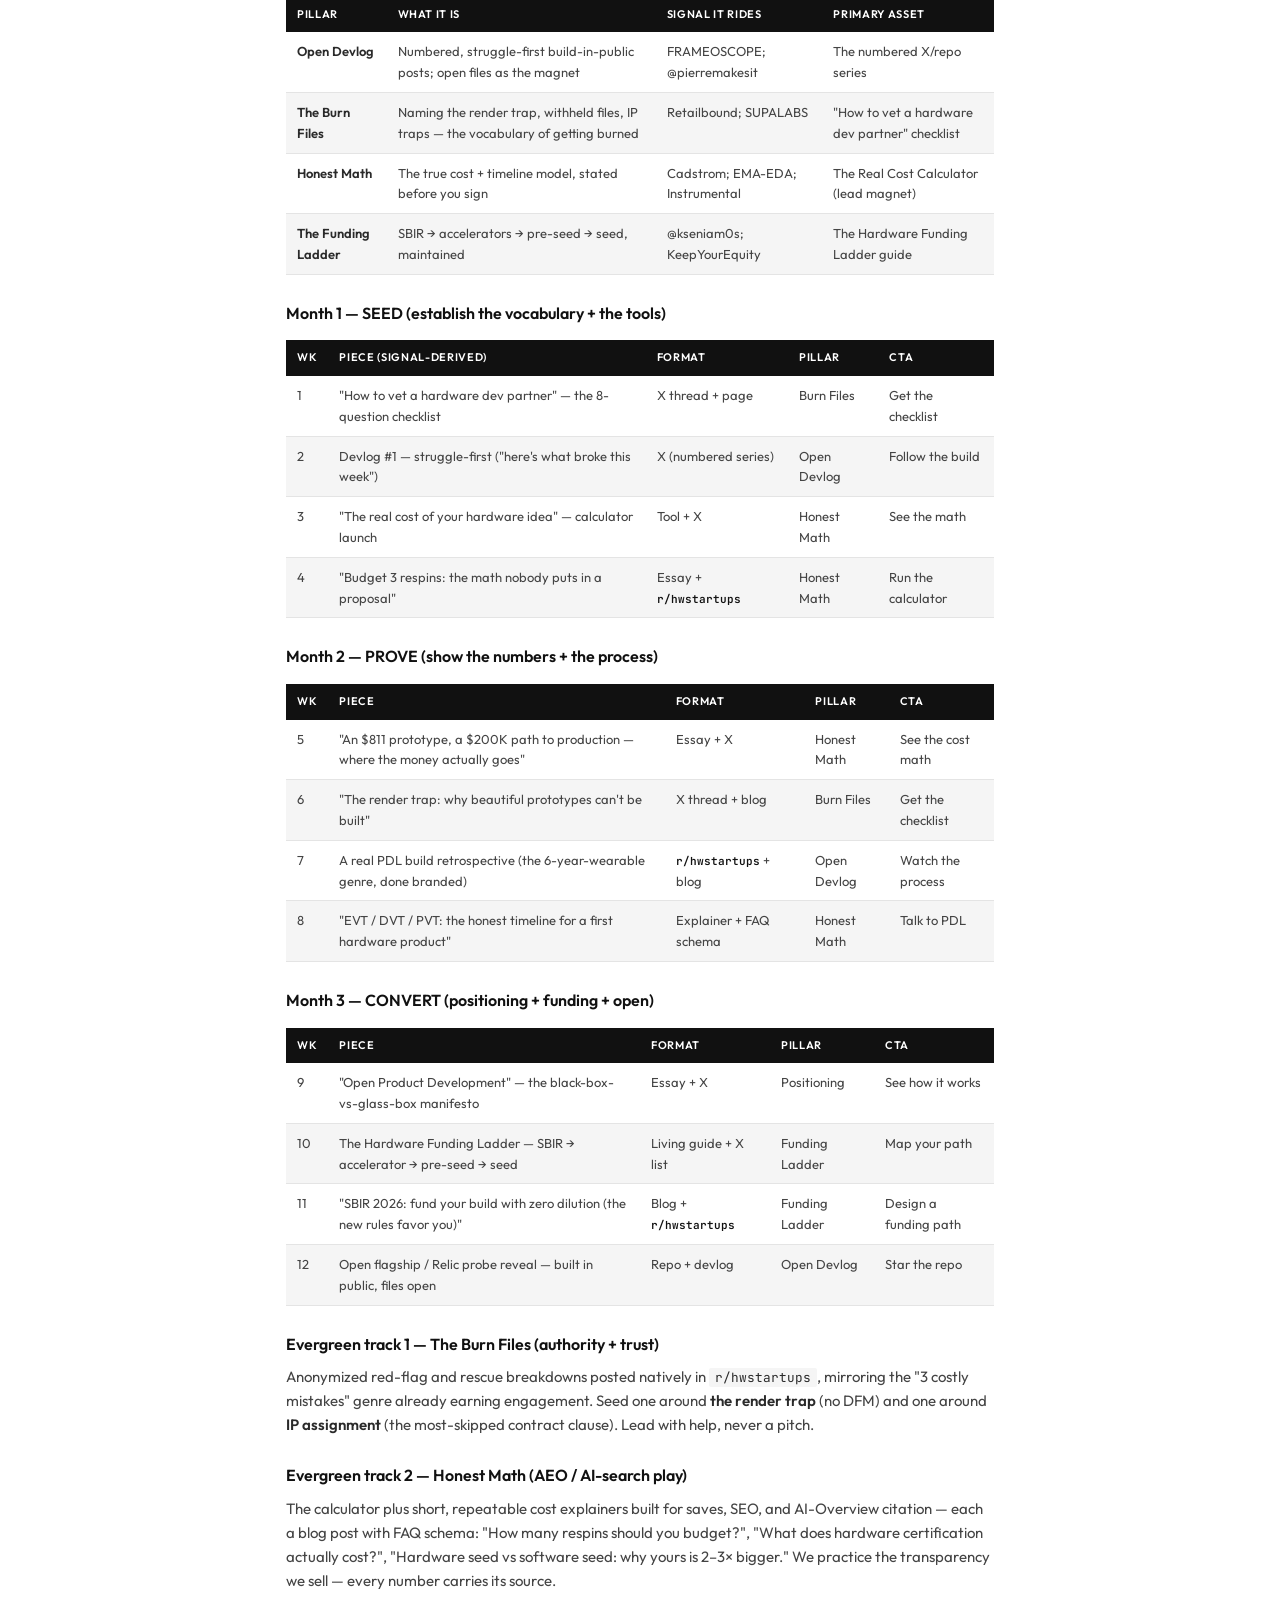
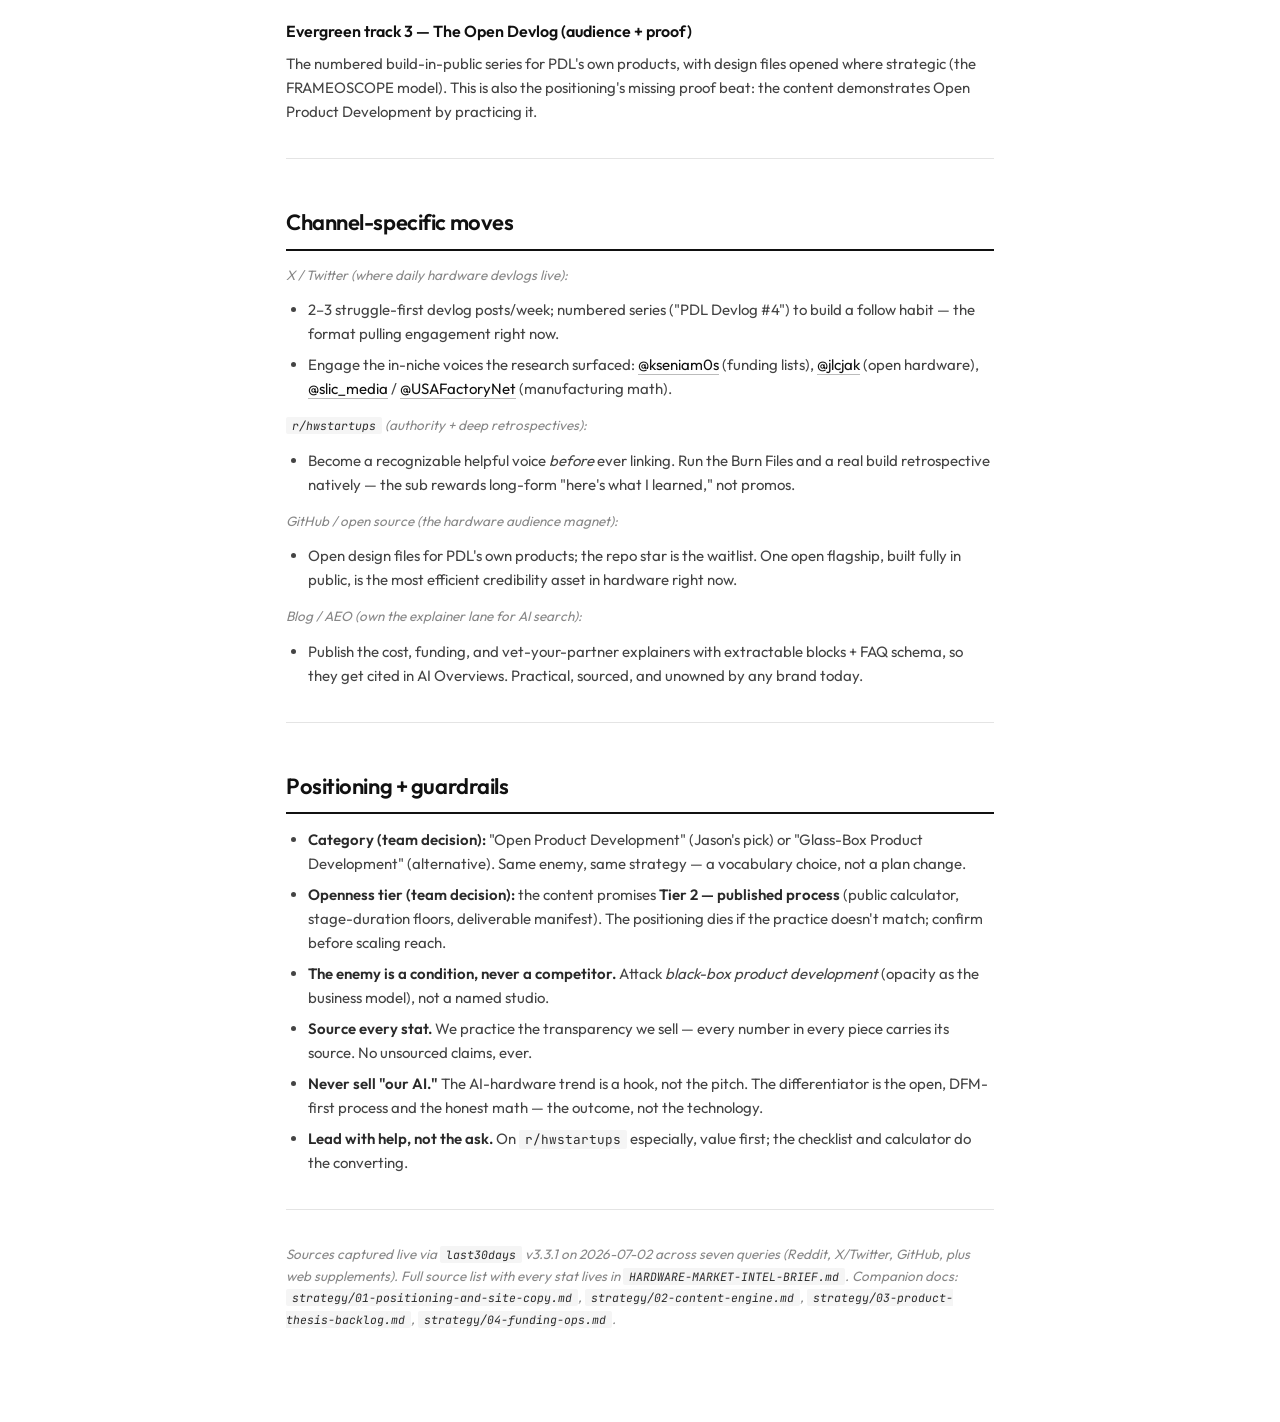
<file: site/content-plan.html>
<!DOCTYPE html>
<html lang="en">
<head>
  <meta charset="utf-8">
  <meta name="viewport" content="width=device-width, initial-scale=1">
  <title>Product Design Labs — Content Marketing Plan (Research-Driven) · July 2026</title>
  <meta name="description" content="Research-driven content marketing plan for Product Design Labs, built from a seven-query last30days social-listening sweep of the hardware-founder conversation. Maps live signals to an Open Product Development content engine, a 12-week calendar, and channel plays.">
  <meta name="robots" content="noindex, nofollow">

  <meta property="og:type" content="article">
  <meta property="og:title" content="Product Design Labs — Content Marketing Plan (Research-Driven) · July 2026">
  <meta property="og:description" content="Seven last30days research runs mapped to an Open Product Development content engine: the Open Devlog, the Burn Files, Honest Math, and the Funding Ladder.">
  <meta property="og:url" content="https://productdesignlabs.vercel.app/content-plan.html">
  <meta property="og:site_name" content="Product Design Labs">
  <meta name="twitter:card" content="summary">

  <link rel="icon" href="data:image/svg+xml,<svg xmlns='http://www.w3.org/2000/svg' viewBox='0 0 22 22'><rect x='1.5' y='1.5' width='19' height='19' rx='2' fill='none' stroke='%23111' stroke-width='1.5'/><path d='M6 6l10 10M16 6L6 16' stroke='%23111' stroke-width='1'/></svg>">

  <link rel="preconnect" href="https://fonts.googleapis.com">
  <link rel="preconnect" href="https://fonts.gstatic.com" crossorigin>
  <link href="https://fonts.googleapis.com/css2?family=Outfit:wght@300;400;500;600;700;800&family=JetBrains+Mono:wght@500;600&display=swap" rel="stylesheet">

  <style>
    :root {
      --ink: #111111;
      --ink-soft: #2A2A2A;
      --ink-muted: #444444;
      --ink-quiet: #888888;
      --paper: #FFFFFF;
      --warm: #F5F5F5;
      --hair: #E4E4E4;
      --line-soft: #EDEDED;
    }
    *, *::before, *::after { box-sizing: border-box; }
    html { -webkit-print-color-adjust: exact; print-color-adjust: exact; scroll-behavior: smooth; }
    body {
      font-family: 'Outfit', -apple-system, BlinkMacSystemFont, sans-serif;
      color: var(--ink-muted); background: var(--paper);
      margin: 0; line-height: 1.6; font-size: 15px;
    }
    .page { max-width: 820px; margin: 0 auto; padding: 64px 56px 80px; }

    h1 { font-size: 34px; font-weight: 700; color: var(--ink); letter-spacing: -0.035em; line-height: 1.15; margin: 0 0 6px; }
    h2 { font-size: 22px; font-weight: 600; color: var(--ink); letter-spacing: -0.02em; margin: 46px 0 14px; padding-bottom: 8px; border-bottom: 2px solid var(--ink); }
    h3 { font-size: 16px; font-weight: 600; color: var(--ink); margin: 26px 0 8px; }
    p { margin: 0 0 12px; }

    a { color: var(--ink); text-decoration: none; border-bottom: 1px solid #BBB; transition: border-color 0.15s, color 0.15s; }
    a:hover { color: #000; border-bottom-color: #000; }
    a:focus-visible { outline: 2px solid #111; outline-offset: 2px; }

    strong { color: var(--ink-soft); font-weight: 600; }
    em { font-style: italic; }
    code { font-family: 'JetBrains Mono', monospace; font-size: 0.85em; background: var(--warm); padding: 1px 6px; border-radius: 2px; color: var(--ink-soft); }
    hr { border: none; border-top: 1px solid var(--hair); margin: 34px 0; }
    ul, ol { margin: 0 0 14px; padding-left: 22px; }
    li { margin: 0 0 7px; }
    .note { color: var(--ink-quiet); font-size: 13.5px; font-style: italic; }

    table { width: 100%; border-collapse: collapse; margin: 14px 0 22px; font-size: 13px; }
    thead th { background: var(--ink); color: #fff; font-weight: 600; text-align: left; padding: 9px 11px; font-size: 11px; text-transform: uppercase; letter-spacing: 0.06em; }
    tbody td { padding: 9px 11px; border-bottom: 1px solid var(--hair); vertical-align: top; }
    tbody tr:nth-child(even) { background: var(--warm); }
    tbody td code { background: transparent; color: var(--ink); padding: 0; font-weight: 600; }

    .badge { display: inline-block; font-family: 'JetBrains Mono', monospace; font-size: 10px; font-weight: 600; text-transform: uppercase; letter-spacing: 0.16em; color: var(--ink); background: #fff; border: 1px solid var(--ink); padding: 5px 12px; border-radius: 20px; margin-bottom: 18px; }
    .titlewrap { border-left: 4px solid var(--ink); padding-left: 20px; margin-bottom: 8px; }
    .num { font-family: 'JetBrains Mono', monospace; font-weight: 600; color: var(--ink); }

    @media (max-width: 640px) {
      .page { padding: 32px 20px 48px; }
      h1 { font-size: 26px; } h2 { font-size: 18px; }
      table { font-size: 12px; } thead th, tbody td { padding: 7px 8px; }
    }
    @media print {
      .page { padding: 0 18px; max-width: 100%; }
      h2 { page-break-after: avoid; } table, ol, ul { page-break-inside: avoid; }
      a { color: #000; border-bottom: none; }
    }
  </style>
</head>
<body>
  <div class="page">
    <div class="badge">Product Design Labs · Open Product Development · content plan</div>
    <div class="titlewrap">
      <h1>Product Design Labs — Content Marketing Plan (Research-Driven)</h1>
    </div>
    <h2 style="border:none; padding:0; margin:0 0 14px; font-size:20px; color:var(--ink-muted);">Prepared for the PDL team · July 2026 · v1</h2>
    <p class="note">Built from a seven-query <code>last30days</code> social-listening sweep (Reddit, X/Twitter, GitHub, plus web) of the hardware-founder conversation as it stands in the last 30 days, fused with the PDL market-intel brief and the Open Product Development positioning.</p>
    <hr>

    <h2>How this plan was made</h2>
    <p>We ran the <code>last30days</code> research engine (v3.3.1) against <strong>seven</strong> queries mapped to PDL's audience — the hardware founder or operator building a physical product — and to every content pillar in the strategy. Each query was scoped to the communities where the conversation actually happens (<code>r/hwstartups</code>, X, GitHub), not where we wished it did.</p>
    <table>
      <thead><tr><th>#</th><th>Query</th><th>Maps to</th><th>Best signal</th></tr></thead>
      <tbody>
        <tr><td>A</td><td>"build in public hardware"</td><td>Open Devlog pillar</td><td>"hardware is entering its build-in-public era"; struggle-posting wins</td></tr>
        <tr><td>B</td><td>"hardware startup burned by dev shop"</td><td>The Burn Files (trust gap)</td><td>the render trap, withheld files, $80K front-company</td></tr>
        <tr><td>C</td><td>"hardware prototype timeline cost overrun"</td><td>Honest Math pillar</td><td><code>2.9</code> respins at <code>$70K</code> each; EVT/DVT/PVT floors; the 6-year wearable</td></tr>
        <tr><td>D</td><td>"made in America manufacturing cost"</td><td>Positioning / made-in-USA lane</td><td><code>30–60%</code> premium vs a <code>~10%</code> consumer ceiling; micro-factories</td></tr>
        <tr><td>E</td><td>"venture studio"</td><td>Category / positioning</td><td>studios up <code>5,000%</code>; <code>70%</code> fail "built in isolation"; studio-as-software</td></tr>
        <tr><td>F</td><td>"hardware startup funding"</td><td>The Funding Ladder pillar</td><td><code>$5–10M</code> seeds; SBIR to <code>$30M</code> non-dilutive; where-to-apply lists win</td></tr>
        <tr><td>G</td><td>"DIY car parts 3D printed"</td><td>Product thesis (Relic) + open ethos</td><td>scan-to-print discontinued parts; a <code>$6.7B → $23.2B</code> market</td></tr>
      </tbody>
    </table>
    <p>The point: build content on top of conversations founders are <em>already having and engaging with right now</em>, in their own words, instead of guessing. Everything below maps a live signal to a piece of PDL content, on-brand for Open Product Development.</p>
    <hr>

    <h2>What the research found (the signal)</h2>

    <p><strong>1. "Hardware is entering its build-in-public era" — and struggle-posting is the winning format.</strong> <a href="https://x.com/sanctuaryparc/status/2066383780479398122">@sanctuaryparc said it verbatim</a>, and the long-form press agrees (<a href="https://www.trendingtopics.eu/the-death-of-stealth-mode-inside-the-build-in-public-startup-boom/">"The Death of Stealth Mode"</a>). The archetypal post isn't a polished milestone — it's <a href="https://x.com/pierremakesit/status/2072273387196403725">@pierremakesit's</a> <em>"Three weeks of debugging. Five broken PCBs… building hardware is humbling. #buildinpublic #hardware."</em> Failure-forward, numbered devlogs are the format. <strong>PDL angle:</strong> the Open Devlog pillar — struggle-first, numbered, honest.</p>

    <p><strong>2. For hardware, "build in public" concretely means open-sourcing the design files.</strong> The single highest-engagement post in the corpus is <a href="https://x.com/jlcjak/status/2069469248477380953">@jlcjak's FRAMEOSCOPE</a> — a fully open-source oscilloscope + FPGA module (<strong>1,025 likes</strong>): <em>"I made all software/firmware for it public too."</em> The repo star is the hardware equivalent of a waitlist signup. <strong>PDL angle:</strong> open files as the audience magnet; an open flagship product is a marketing asset, not a giveaway.</p>

    <p><strong>3. The dev-shop burn is real but under-verbalized — the vocabulary is unclaimed.</strong> The #1 documented burn isn't fraud, it's a beautiful render that can't be manufactured (<a href="https://retailbound.com/4-red-flags-to-watch-for-when-choosing-a-hardware-development-partner/">Retailbound's red flags</a>: no design-for-manufacturing, stalled projects, no documentation). Rescue economics are brutal (<a href="https://www.supalabs.co/en/blog/software-project-rescue-how-to-save-failing-development-2025/">SUPALABS</a>: lowest bids cost 2–3× after rework; an $80K "local" shop that was a front). Fresh social chatter on the exact phrase is thin — meaning <strong>the words for getting burned are up for grabs.</strong> <strong>PDL angle:</strong> the Burn Files pillar — "how to vet a hardware dev partner"; own the vocabulary.</p>

    <p><strong>4. The cost and timeline math is exactly where founders get blindsided.</strong> <a href="https://www.cadstrom.io/resources/the-hidden-cost-of-pcb-respins-why-90-of-first-prototypes-fail">90% of first prototypes miss their goals</a>; the average project eats <a href="https://www.ema-eda.com/ema-resources/blog/cost-of-pcb-design-spins-emd"><code>2.9</code> board respins at up to <code>$70K</code> true cost each</a>; realistic stage gates have floors (<a href="https://instrumental.com/resources/speed-up-shipment/why-hardware-products-get-delayed-evt-dvt-pvt-decoded-part-2/">EVT 4–5wk, DVT 8wk, PVT 4wk</a>). The community reality anchor is the <a href="https://www.reddit.com/r/hwstartups/comments/1ugitpm/update_6_years_building_a_wearable_from_a/">6-year dorm-room-to-field-test wearable retrospective</a>. <strong>PDL angle:</strong> the Honest Math pillar — the cost calculator + "budget 3 respins" essays.</p>

    <p><strong>5. Made-in-USA is a live, dollar-denominated debate — perfect authority content.</strong> The math is fought in specifics: <a href="https://x.com/slic_media/status/2071277623041220682">@slic_media's <code>30–60%</code> production premium</a> vs the <a href="https://www.newsweek.com/poll-consumers-american-made-price-increases-2080318">~<code>10%</code> consumer willingness-to-pay ceiling</a>, with the counter-math from <a href="https://x.com/USAFactoryNet/status/2071217094687948901">@USAFactoryNet</a> (<code>8–14%</code> landed-cost improvement) and the contrarian datapoint from <a href="https://x.com/AmericaRus2024/status/2071633196131721459">@AmericaRus2024</a> (aluminum +400% since tariffs). The bull case is automation collapsing factory cost (<a href="https://x.com/lagerskoy/status/2066173826053050555">@lagerskoy's</a> viral machine-run micro-op). <strong>PDL angle:</strong> landed-cost-literate content; the micro-factory / small-batch-domestic thesis.</p>

    <p><strong>6. The venture-studio category is growing fast but under a credibility microscope.</strong> Up <a href="https://www.highalpha.com/resources/venture-studio"><code>5,000%</code> in a decade</a>, but a peer-reviewed paper (<a href="https://www.sciencedirect.com/science/article/pii/S0007681325001417">"Venture studios beyond the hype"</a>) flags survivorship-biased data and a "noise-to-signal" problem — <code>70%</code> of studio ventures fail "built in isolation from real customer problems." Standard studio equity runs <a href="https://esinli.com/knowledge-base/startup-models/venture-studio-model/"><code>30–60%</code></a> and scares off experienced founders. <strong>PDL angle:</strong> positioning content — the specialized, validation-first, transparent studio is the answer to the critique; this brief IS the validation story.</p>

    <p><strong>7. Practical "where to actually apply" funding content is the top-engagement format.</strong> The most-engaged funding posts are lists for the rejected: <a href="https://x.com/kseniam0s/status/2063329757979099238">@kseniam0s's post-YC accelerator + pre-seed check-writer threads</a> (300 likes). The ladder is real: SBIR reauthorized through 2031 with awards to <code>$30M</code> non-dilutive (<a href="https://www.keepyourequity.co/post/the-sbir-program-in-2026-how-u-s-startups-get-up-to-30m-in-non-dilutive-funding-without-giving-u">KeepYourEquity</a>); hardware seeds run <a href="https://www.pitchwise.se/blog/median-seed-round-size-by-industry-in-2026-data"><code>$5–10M</code></a>. Founder sentiment is grim (<a href="https://x.com/M70Vault/status/2071348547832705326">@M70Vault</a>: <em>"Hardware is brutal in an era of SaaS wrappers"</em>). <strong>PDL angle:</strong> the Funding Ladder pillar — a maintained SBIR → accelerator → pre-seed → seed guide.</p>

    <p><strong>8. AI-meets-hardware is the loudest crossover signal — ride it without claiming "our AI."</strong> The single loudest post in the whole corpus was <a href="https://x.com/Sajeel_Purewal/status/2069099646308220973">@Sajeel_Purewal's "Claude for Hardware" Blueprint demo</a> (<strong>2,534 likes</strong>), and builders are literally shipping <a href="https://github.com/Eaalghamdi/paperclip/pull/8">autonomous venture studios in code</a>. <strong>PDL angle:</strong> use the AI-hardware crossover as a content hook, but sell the <em>process and outcome</em>, never the technology — the differentiator is open, DFM-first development, not a model.</p>

    <p><strong>9. A bottom-up product signal validates the open/maker ethos: scan-to-print discontinued parts.</strong> <a href="https://x.com/Revopoint3d/status/2071567948762755325">Clone a lost bracket in minutes</a>; a <a href="https://x.com/L_a_n_e_B/status/2071214168880124092">Jeep gas-cap fix designed and printed in under an hour</a>; restorers reverse-engineering <a href="https://all3dp.com/1/reverse-engineering-3d-printing-classic-car-parts/">headlight buckets and intake manifolds</a> (<a href="https://www.creaform3d.com/en/resources/blog/how-to-reverse-engineer-classic-car-parts-ferrari-monaco-grand-prix">Creaform rebuilt a 1952 Ferrari engine in 8 weeks</a>) in a market heading from <a href="https://www.gminsights.com/industry-analysis/automotive-3d-printing-market"><code>$6.7B</code> to <code>$23.2B</code> by 2035</a>. <strong>PDL angle:</strong> the Relic product thesis, told in public — proof that PDL's open, hands-on ethos ships real things.</p>

    <p class="note">KEY PATTERNS from the research:</p>
    <ol>
      <li><strong>Failure content outperforms milestone content.</strong> Broken PCBs and debugging weeks are the hooks — not clean render reveals.</li>
      <li><strong>Open design files are the hardware-native audience magnet.</strong> The repo star is the waitlist; open the process, not just the pitch.</li>
      <li><strong>The vocabulary of "getting burned by a dev shop" is unclaimed.</strong> Whoever names the render trap, the withheld files, and the IP trap owns the trust conversation.</li>
      <li><strong>Every load-bearing cost fact lands too late for founders.</strong> Be the source that says the respin math, the tooling math, and the timeline math <em>first</em>.</li>
      <li><strong>Practical beats punditry.</strong> "How to vet," "the real math," "where to actually apply" all out-engage hot takes — the whole audience is doing homework.</li>
      <li><strong>Platform split is clean:</strong> X for daily devlogs, <code>r/hwstartups</code> for deep retrospectives and feedback, GitHub for open files.</li>
      <li><strong>The studio-credibility gap is an opening.</strong> A validation-first, transparent studio out-positions the "noise-to-signal" critique the whole category is absorbing.</li>
    </ol>
    <hr>

    <h2>The content engine (maps signal → asset)</h2>
    <p>PDL's audience is B2B founders, not consumers — so the cadence isn't a weekly TikTok. It's <strong>2–3 X devlog posts per week + one deep asset (essay, retrospective, or tool) every two weeks, cross-posted to <code>r/hwstartups</code>.</strong> Every asset pairs a live signal with a specific, sourced number and a single CTA. Four pillars, one flywheel — and every format below is validated by 30-day engagement evidence.</p>

    <table>
      <thead><tr><th>Pillar</th><th>What it is</th><th>Signal it rides</th><th>Primary asset</th></tr></thead>
      <tbody>
        <tr><td><strong>Open Devlog</strong></td><td>Numbered, struggle-first build-in-public posts; open files as the magnet</td><td>FRAMEOSCOPE; @pierremakesit</td><td>The numbered X/repo series</td></tr>
        <tr><td><strong>The Burn Files</strong></td><td>Naming the render trap, withheld files, IP traps — the vocabulary of getting burned</td><td>Retailbound; SUPALABS</td><td>"How to vet a hardware dev partner" checklist</td></tr>
        <tr><td><strong>Honest Math</strong></td><td>The true cost + timeline model, stated before you sign</td><td>Cadstrom; EMA-EDA; Instrumental</td><td>The Real Cost Calculator (lead magnet)</td></tr>
        <tr><td><strong>The Funding Ladder</strong></td><td>SBIR → accelerators → pre-seed → seed, maintained</td><td>@kseniam0s; KeepYourEquity</td><td>The Hardware Funding Ladder guide</td></tr>
      </tbody>
    </table>

    <h3>Month 1 — SEED (establish the vocabulary + the tools)</h3>
    <table>
      <thead><tr><th>Wk</th><th>Piece (signal-derived)</th><th>Format</th><th>Pillar</th><th>CTA</th></tr></thead>
      <tbody>
        <tr><td>1</td><td>"How to vet a hardware dev partner" — the 8-question checklist</td><td>X thread + page</td><td>Burn Files</td><td>Get the checklist</td></tr>
        <tr><td>2</td><td>Devlog #1 — struggle-first ("here's what broke this week")</td><td>X (numbered series)</td><td>Open Devlog</td><td>Follow the build</td></tr>
        <tr><td>3</td><td>"The real cost of your hardware idea" — calculator launch</td><td>Tool + X</td><td>Honest Math</td><td>See the math</td></tr>
        <tr><td>4</td><td>"Budget 3 respins: the math nobody puts in a proposal"</td><td>Essay + <code>r/hwstartups</code></td><td>Honest Math</td><td>Run the calculator</td></tr>
      </tbody>
    </table>

    <h3>Month 2 — PROVE (show the numbers + the process)</h3>
    <table>
      <thead><tr><th>Wk</th><th>Piece</th><th>Format</th><th>Pillar</th><th>CTA</th></tr></thead>
      <tbody>
        <tr><td>5</td><td>"An $811 prototype, a $200K path to production — where the money actually goes"</td><td>Essay + X</td><td>Honest Math</td><td>See the cost math</td></tr>
        <tr><td>6</td><td>"The render trap: why beautiful prototypes can't be built"</td><td>X thread + blog</td><td>Burn Files</td><td>Get the checklist</td></tr>
        <tr><td>7</td><td>A real PDL build retrospective (the 6-year-wearable genre, done branded)</td><td><code>r/hwstartups</code> + blog</td><td>Open Devlog</td><td>Watch the process</td></tr>
        <tr><td>8</td><td>"EVT / DVT / PVT: the honest timeline for a first hardware product"</td><td>Explainer + FAQ schema</td><td>Honest Math</td><td>Talk to PDL</td></tr>
      </tbody>
    </table>

    <h3>Month 3 — CONVERT (positioning + funding + open)</h3>
    <table>
      <thead><tr><th>Wk</th><th>Piece</th><th>Format</th><th>Pillar</th><th>CTA</th></tr></thead>
      <tbody>
        <tr><td>9</td><td>"Open Product Development" — the black-box-vs-glass-box manifesto</td><td>Essay + X</td><td>Positioning</td><td>See how it works</td></tr>
        <tr><td>10</td><td>The Hardware Funding Ladder — SBIR → accelerator → pre-seed → seed</td><td>Living guide + X list</td><td>Funding Ladder</td><td>Map your path</td></tr>
        <tr><td>11</td><td>"SBIR 2026: fund your build with zero dilution (the new rules favor you)"</td><td>Blog + <code>r/hwstartups</code></td><td>Funding Ladder</td><td>Design a funding path</td></tr>
        <tr><td>12</td><td>Open flagship / Relic probe reveal — built in public, files open</td><td>Repo + devlog</td><td>Open Devlog</td><td>Star the repo</td></tr>
      </tbody>
    </table>

    <h3>Evergreen track 1 — The Burn Files (authority + trust)</h3>
    <p>Anonymized red-flag and rescue breakdowns posted natively in <code>r/hwstartups</code>, mirroring the "3 costly mistakes" genre already earning engagement. Seed one around <strong>the render trap</strong> (no DFM) and one around <strong>IP assignment</strong> (the most-skipped contract clause). Lead with help, never a pitch.</p>

    <h3>Evergreen track 2 — Honest Math (AEO / AI-search play)</h3>
    <p>The calculator plus short, repeatable cost explainers built for saves, SEO, and AI-Overview citation — each a blog post with FAQ schema: "How many respins should you budget?", "What does hardware certification actually cost?", "Hardware seed vs software seed: why yours is 2–3× bigger." We practice the transparency we sell — every number carries its source.</p>

    <h3>Evergreen track 3 — The Open Devlog (audience + proof)</h3>
    <p>The numbered build-in-public series for PDL's own products, with design files opened where strategic (the FRAMEOSCOPE model). This is also the positioning's missing proof beat: the content demonstrates Open Product Development by practicing it.</p>
    <hr>

    <h2>Channel-specific moves</h2>
    <p class="note">X / Twitter (where daily hardware devlogs live):</p>
    <ul>
      <li>2–3 struggle-first devlog posts/week; numbered series ("PDL Devlog #4") to build a follow habit — the format pulling engagement right now.</li>
      <li>Engage the in-niche voices the research surfaced: <a href="https://x.com/kseniam0s/status/2063329757979099238">@kseniam0s</a> (funding lists), <a href="https://x.com/jlcjak/status/2069469248477380953">@jlcjak</a> (open hardware), <a href="https://x.com/slic_media/status/2071277623041220682">@slic_media</a> / <a href="https://x.com/USAFactoryNet/status/2071217094687948901">@USAFactoryNet</a> (manufacturing math).</li>
    </ul>
    <p class="note"><code>r/hwstartups</code> (authority + deep retrospectives):</p>
    <ul>
      <li>Become a recognizable helpful voice <em>before</em> ever linking. Run the Burn Files and a real build retrospective natively — the sub rewards long-form "here's what I learned," not promos.</li>
    </ul>
    <p class="note">GitHub / open source (the hardware audience magnet):</p>
    <ul>
      <li>Open design files for PDL's own products; the repo star is the waitlist. One open flagship, built fully in public, is the most efficient credibility asset in hardware right now.</li>
    </ul>
    <p class="note">Blog / AEO (own the explainer lane for AI search):</p>
    <ul>
      <li>Publish the cost, funding, and vet-your-partner explainers with extractable blocks + FAQ schema, so they get cited in AI Overviews. Practical, sourced, and unowned by any brand today.</li>
    </ul>
    <hr>

    <h2>Positioning + guardrails</h2>
    <ul>
      <li><strong>Category (team decision):</strong> "Open Product Development" (Jason's pick) or "Glass-Box Product Development" (alternative). Same enemy, same strategy — a vocabulary choice, not a plan change.</li>
      <li><strong>Openness tier (team decision):</strong> the content promises <strong>Tier 2 — published process</strong> (public calculator, stage-duration floors, deliverable manifest). The positioning dies if the practice doesn't match; confirm before scaling reach.</li>
      <li><strong>The enemy is a condition, never a competitor.</strong> Attack <em>black-box product development</em> (opacity as the business model), not a named studio.</li>
      <li><strong>Source every stat.</strong> We practice the transparency we sell — every number in every piece carries its source. No unsourced claims, ever.</li>
      <li><strong>Never sell "our AI."</strong> The AI-hardware trend is a hook, not the pitch. The differentiator is the open, DFM-first process and the honest math — the outcome, not the technology.</li>
      <li><strong>Lead with help, not the ask.</strong> On <code>r/hwstartups</code> especially, value first; the checklist and calculator do the converting.</li>
    </ul>
    <hr>

    <p class="note">Sources captured live via <code>last30days</code> v3.3.1 on 2026-07-02 across seven queries (Reddit, X/Twitter, GitHub, plus web supplements). Full source list with every stat lives in <code>HARDWARE-MARKET-INTEL-BRIEF.md</code>. Companion docs: <code>strategy/01-positioning-and-site-copy.md</code>, <code>strategy/02-content-engine.md</code>, <code>strategy/03-product-thesis-backlog.md</code>, <code>strategy/04-funding-ops.md</code>.</p>
  </div>
</body>
</html>
</file>
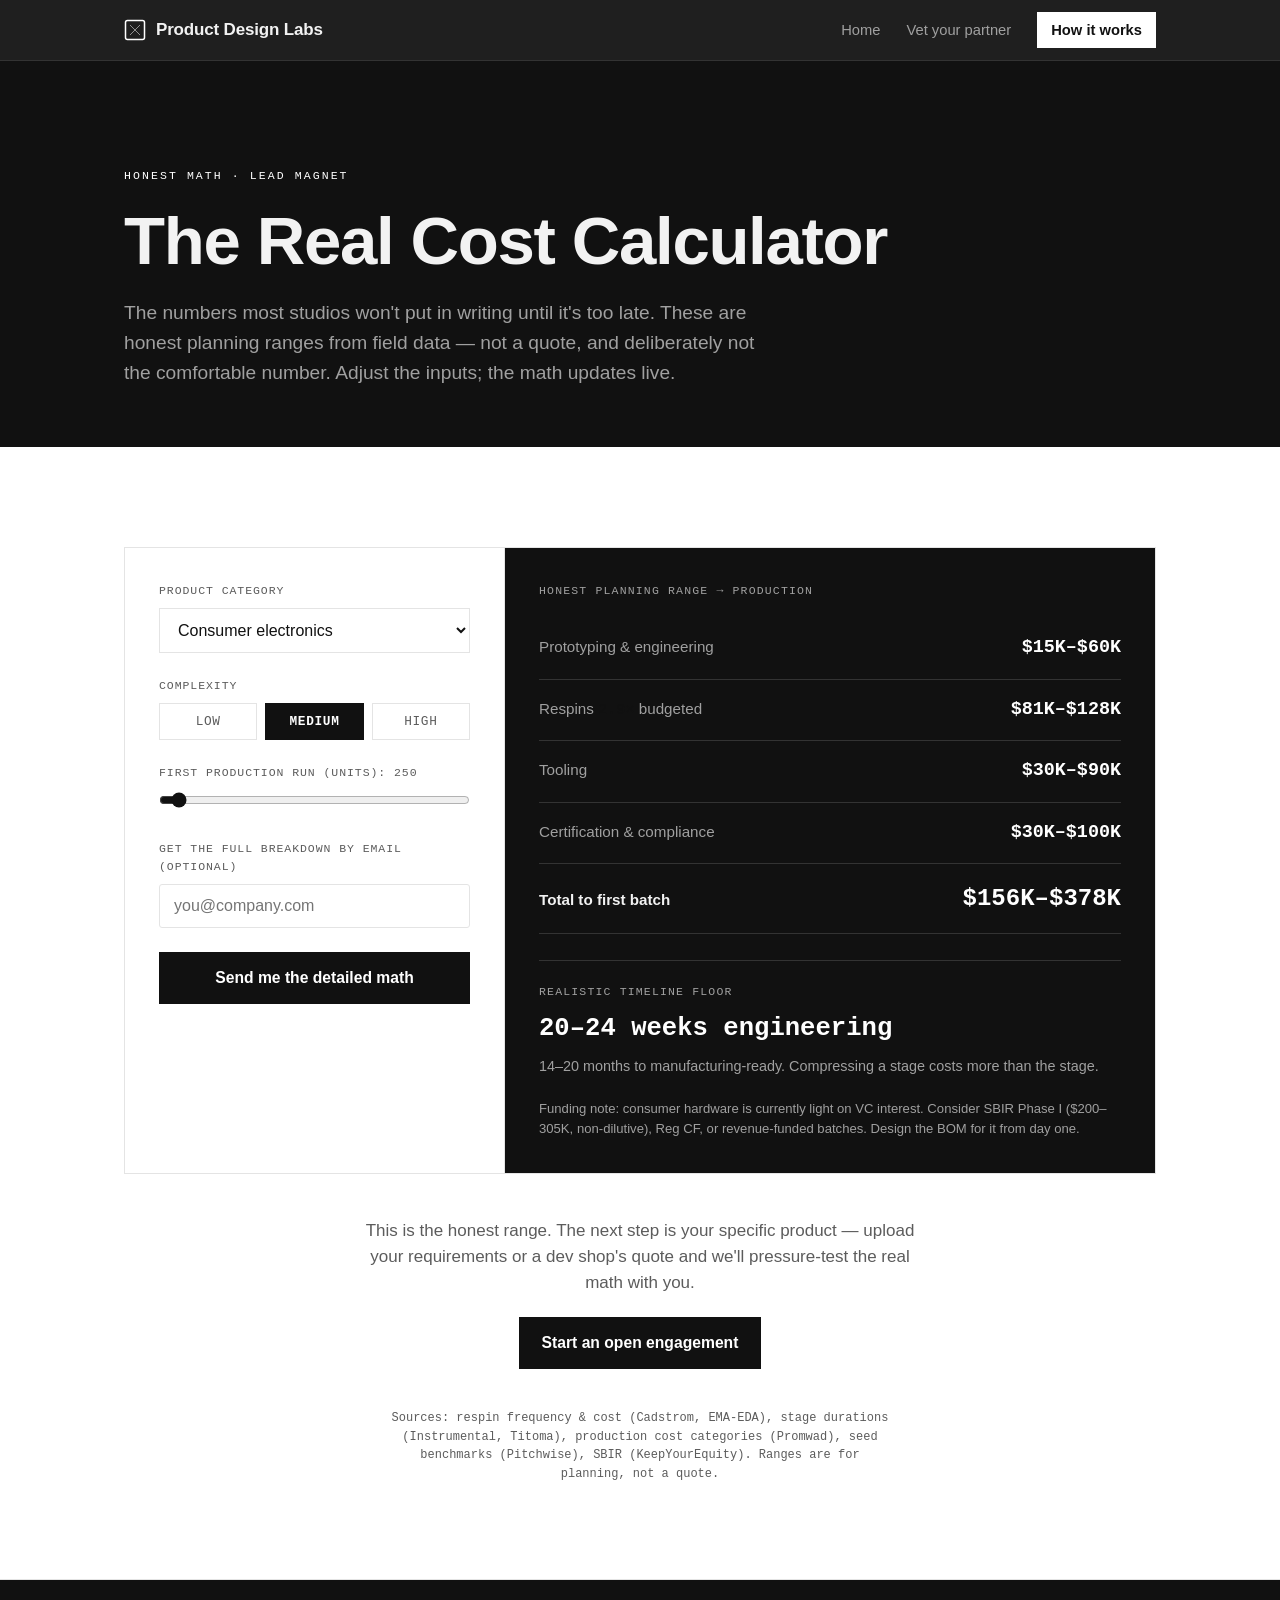
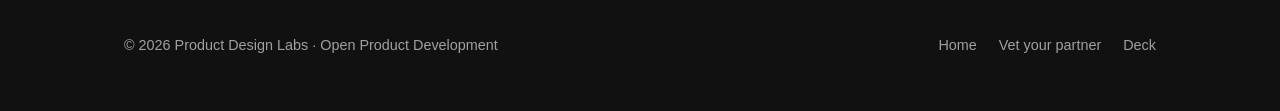
<file: site/cost-calculator.html>
<!DOCTYPE html>
<html lang="en">
<head>
<meta charset="utf-8">
<meta name="viewport" content="width=device-width, initial-scale=1">
<title>The Real Cost Calculator — Product Design Labs</title>
<meta name="description" content="Honest planning ranges for building a hardware product: prototyping, respins, tooling, certification, and a realistic timeline floor. Every number sourced from the field.">
<link rel="stylesheet" href="styles.css">
</head>
<body>

<nav class="nav">
  <div class="wrap">
    <a class="brand" href="index.html">
      <svg width="22" height="22" viewBox="0 0 22 22" fill="none">
        <rect x="1.5" y="1.5" width="19" height="19" rx="2" stroke="#FFFFFF" stroke-width="1.5"/>
        <path d="M6 6l10 10M16 6L6 16" stroke="#FFFFFF" stroke-width="1" opacity="0.5"/>
      </svg>
      Product Design Labs
    </a>
    <div class="nav-links">
      <a href="index.html">Home</a>
      <a href="vet-your-partner.html">Vet your partner</a>
      <a href="index.html#model" class="cta">How it works</a>
    </div>
  </div>
</nav>

<header class="pagehead">
  <div class="wrap">
    <span class="eyebrow">Honest math · lead magnet</span>
    <h1>The Real Cost Calculator</h1>
    <p class="lead">The numbers most studios won't put in writing until it's too late. These are honest planning ranges from field data — not a quote, and deliberately not the comfortable number. Adjust the inputs; the math updates live.</p>
  </div>
</header>

<section style="padding-top:56px;">
  <div class="wrap">
    <div class="calc">
      <!-- INPUTS -->
      <div class="inputs">
        <div class="field">
          <label for="category">Product category</label>
          <select id="category">
            <option value="accessory">Simple accessory / enclosure</option>
            <option value="consumer" selected>Consumer electronics</option>
            <option value="wearable">Wearable / biosensor</option>
            <option value="iot">Industrial IoT</option>
            <option value="robotics">Robotics / mechatronics</option>
            <option value="medical">Medical / regulated</option>
          </select>
        </div>

        <div class="field">
          <label>Complexity</label>
          <div class="seg" id="complexity">
            <button data-v="low">Low</button>
            <button data-v="med" class="active">Medium</button>
            <button data-v="high">High</button>
          </div>
        </div>

        <div class="field">
          <label for="volume">First production run (units): <span id="volLabel" class="mono">250</span></label>
          <input type="range" id="volume" min="50" max="5000" step="50" value="250">
        </div>

        <div class="field">
          <label for="email">Get the full breakdown by email (optional)</label>
          <input type="number" style="display:none">
          <input type="email" id="email" placeholder="you@company.com"
            style="width:100%; padding:12px 14px; font-size:1rem; border:1px solid var(--paper-line); border-radius:3px;">
        </div>
        <a class="btn btn-primary" style="width:100%; text-align:center;" href="#" id="emailBtn">Send me the detailed math</a>
      </div>

      <!-- OUTPUTS -->
      <div class="outputs">
        <div style="font-family:var(--mono); font-size:0.72rem; letter-spacing:0.1em; text-transform:uppercase; color:var(--text-dark-muted); margin-bottom:18px;">Honest planning range → production</div>

        <div class="outrow"><span class="k">Prototyping &amp; engineering</span><span class="v" id="proto">—</span></div>
        <div class="outrow"><span class="k">Respins <span id="respinCount" class="mono" style="color:var(--accent);">2.9×</span> budgeted</span><span class="v" id="respin">—</span></div>
        <div class="outrow"><span class="k">Tooling</span><span class="v" id="tooling">—</span></div>
        <div class="outrow"><span class="k">Certification &amp; compliance</span><span class="v" id="cert">—</span></div>
        <div class="outrow total"><span class="k">Total to first batch</span><span class="v" id="total">—</span></div>

        <div class="timeline-out">
          <div style="font-family:var(--mono); font-size:0.72rem; letter-spacing:0.1em; text-transform:uppercase; color:var(--text-dark-muted); margin-bottom:8px;">Realistic timeline floor</div>
          <div class="tl" id="timeline">—</div>
          <div style="color:var(--text-dark-muted); font-size:0.9rem; margin-top:6px;" id="timelineNote"></div>
        </div>

        <p class="calc-note" id="fundingNote"></p>
      </div>
    </div>

    <div class="calc-cta center" style="margin-top:44px;">
      <p style="color:var(--text-light-muted); max-width:60ch; margin:0 auto 20px;">This is the honest range. The next step is your specific product — upload your requirements or a dev shop's quote and we'll pressure-test the real math with you.</p>
      <a class="btn btn-primary" href="index.html#fit">Start an open engagement</a>
    </div>

    <p class="center mono" style="font-size:0.75rem; color:var(--text-light-muted); margin-top:40px; max-width:70ch; margin-left:auto; margin-right:auto;">
      Sources: respin frequency &amp; cost (Cadstrom, EMA-EDA), stage durations (Instrumental, Titoma), production cost categories (Promwad), seed benchmarks (Pitchwise), SBIR (KeepYourEquity). Ranges are for planning, not a quote.
    </p>
  </div>
</section>

<footer>
  <div class="wrap">
    <div>© <span id="yr"></span> Product Design Labs · Open Product Development</div>
    <div class="foot-links">
      <a href="index.html">Home</a>
      <a href="vet-your-partner.html">Vet your partner</a>
      <a href="deck.html">Deck</a>
    </div>
  </div>
</footer>

<script src="calculator.js"></script>
<script>document.getElementById('yr').textContent = new Date().getFullYear();</script>
</body>
</html>
</file>
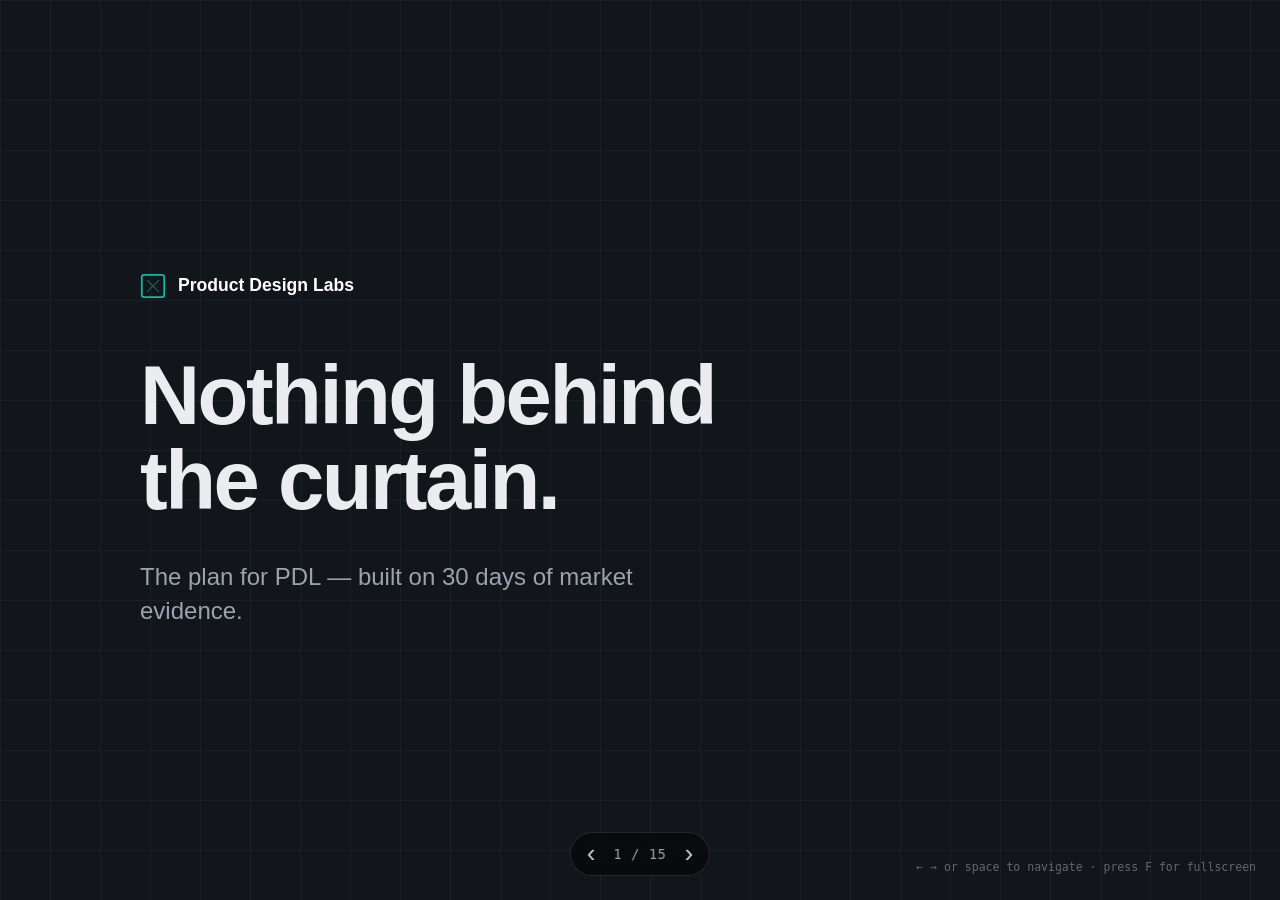
<file: site/deck.html>
<!DOCTYPE html>
<html lang="en">
<head>
<meta charset="utf-8">
<meta name="viewport" content="width=device-width, initial-scale=1">
<title>PDL — Nothing Behind the Curtain (Deck)</title>
<meta name="description" content="The plan for Product Design Labs, built on 30 days of market evidence.">
<link rel="stylesheet" href="deck.css">
</head>
<body>
<div class="deck" id="deck">

  <!-- 1 TITLE -->
  <section class="slide dark title-slide">
    <div class="s-inner">
      <div class="s-brand">
        <svg width="26" height="26" viewBox="0 0 22 22" fill="none"><rect x="1.5" y="1.5" width="19" height="19" rx="2" stroke="#14B8A6" stroke-width="1.5"/><path d="M6 6l10 10M16 6L6 16" stroke="#14B8A6" stroke-width="1" opacity="0.5"/></svg>
        <span>Product Design Labs</span>
      </div>
      <h1>Nothing behind<br>the curtain.</h1>
      <p class="s-lead">The plan for PDL — built on 30 days of market evidence.</p>
    </div>
  </section>

  <!-- 2 THE SHIFT -->
  <section class="slide dark">
    <div class="s-inner">
      <span class="s-eyebrow">01 · The shift</span>
      <h2>Hardware is back — and AI can't do physics.</h2>
      <div class="s-chips">
        <div class="s-chipstat"><b>$5–10M</b><span>hardware seed rounds — 2–3× software</span></div>
        <div class="s-chipstat"><b>$800M</b><span>Etched, June — plus Stathera $55M, Queue $12.6M</span></div>
        <div class="s-chipstat"><b>—</b><span>"Can't do manufacturing, supply chains, or physics"</span></div>
      </div>
    </div>
  </section>

  <!-- 3 THE STAKES -->
  <section class="slide dark">
    <div class="s-inner">
      <span class="s-eyebrow">02 · The stakes</span>
      <h2>Founders are walking a minefield blindfolded.</h2>
      <div class="s-statwall">
        <div><b>90%</b><span>of first prototypes miss their goals</span></div>
        <div><b>2.9×</b><span>respins avg · ~$70K true cost each</span></div>
        <div><b>years</b><span>real timelines — while founders plan in months</span></div>
      </div>
    </div>
  </section>

  <!-- 4 THE ENEMY -->
  <section class="slide dark enemy">
    <div class="s-inner">
      <span class="s-eyebrow">03 · The enemy</span>
      <h2>Black-box product development.</h2>
      <div class="s-grid4">
        <div><b>The render trap</b><span>a prototype that can't be built</span></div>
        <div><b>Withheld files</b><span>nothing to rebuild from if they ghost</span></div>
        <div><b>The lowball</b><span>2–3× the quote after rework</span></div>
        <div><b>IP licensed, not assigned</b><span>you paid; you don't own it</span></div>
      </div>
      <p class="s-quote">"$80K to a 'local' firm that was a front — and a lawsuit." — the burn pattern, verbatim</p>
    </div>
  </section>

  <!-- 5 PROMISED LAND -->
  <section class="slide light-first">
    <div class="s-inner">
      <span class="s-eyebrow">04 · The promised land</span>
      <h2>Know what exists. Own every file. Show investors mid-stream.</h2>
      <p class="s-lead dark-text">A development process you could open at any moment without flinching. A product that ships because the plan was honest on day one. The light comes on.</p>
    </div>
  </section>

  <!-- 6 CATEGORY (ratify) -->
  <section class="slide">
    <div class="s-inner">
      <span class="s-eyebrow">05 · The category insight · TEAM RATIFIES</span>
      <h2>The fix isn't a better agency. It's a glass box.</h2>
      <div class="s-two">
        <div class="opt reco">
          <div class="tag">Option A · Jason's pick</div>
          <h3>Open Product Development</h3>
          <p>Openness is the operating system. Rides the build-in-public wave; "open" extends everywhere.</p>
        </div>
        <div class="opt">
          <div class="tag">Option B · alternative</div>
          <h3>Glass-Box Product Development</h3>
          <p>The direct inversion of the enemy. Instantly self-explanatory; vivid as a phrase.</p>
        </div>
      </div>
      <p class="s-foot">Same Enemy, same POV, same site. This choice changes vocabulary, not strategy.</p>
    </div>
  </section>

  <!-- 7 THE MODEL -->
  <section class="slide">
    <div class="s-inner">
      <span class="s-eyebrow">06 · The model</span>
      <h2>Four commitments. Each kills a documented burn.</h2>
      <div class="s-grid4 lightgrid">
        <div><b>DFM from day one</b><span>kills the render trap</span></div>
        <div><b>Yours at every milestone</b><span>kills withheld files &amp; IP traps</span></div>
        <div><b>Honest stage gates</b><span>EVT 4–5 / DVT 8 / PVT 4 wk — kills the timeline lie</span></div>
        <div><b>Math in writing</b><span>respins in the SOW — kills the lowball</span></div>
      </div>
    </div>
  </section>

  <!-- 8 WHO WE ARE -->
  <section class="slide">
    <div class="s-inner">
      <span class="s-eyebrow">07 · Who we are</span>
      <h2>Hybrid studio + services — arcing toward our own products.</h2>
      <p class="s-lead dark-text">Services fund the studio and generate deal flow and content. As PDL products gain footholds, the mix shifts toward products. We build our own with the same open process we sell — that's the credibility multiplier.</p>
      <p class="s-foot">Open question for the team: at what product-revenue threshold do we stop taking new client work?</p>
    </div>
  </section>

  <!-- 9 PROOF PLAN -->
  <section class="slide">
    <div class="s-inner">
      <span class="s-eyebrow">08 · The proof plan</span>
      <h2>Proof is the gap. Here's how it fills.</h2>
      <ul class="s-list">
        <li>A live public devlog before the site launches</li>
        <li>Published artifacts: deliverable manifest, sample SOW respin clause, the cost calculator</li>
        <li>First case studies with numbers from our own builds</li>
      </ul>
      <p class="s-foot">Investor version: replace with existing portfolio &amp; traction.</p>
    </div>
  </section>

  <!-- 10 CONTENT ENGINE -->
  <section class="slide dark">
    <div class="s-inner">
      <span class="s-eyebrow">09 · The content engine</span>
      <h2>Four pillars → one flywheel.</h2>
      <div class="s-flow">
        <span>Open Devlog</span><i>→</i><span>Burn Files</span><i>→</i><span>Honest Math (calculator)</span><i>→</i><span>Funding Ladder</span><i>→</i><span class="accent">Inbound + deal flow</span>
      </div>
      <p class="s-foot light">Every format validated by 30-day engagement evidence. The content is also the proof beat.</p>
    </div>
  </section>

  <!-- 11 PRODUCT BETS -->
  <section class="slide">
    <div class="s-inner">
      <span class="s-eyebrow">10 · The product bets</span>
      <h2>Theses with kill-criteria printed on the slide.</h2>
      <div class="s-grid4 lightgrid">
        <div><b>Relic</b><span>scan-to-print discontinued parts · $99 probe, 2wk</span></div>
        <div><b>BOMcheck</b><span>calculator paid tier · ships free anyway</span></div>
        <div><b>Micro-factory</b><span>brokered runs, no capex</span></div>
        <div><b>Open flagship</b><span>held until engine is live</span></div>
      </div>
      <p class="s-foot">The discipline against "70% of studios fail building in isolation" — made visible.</p>
    </div>
  </section>

  <!-- 12 FUNDING OPS -->
  <section class="slide">
    <div class="s-inner">
      <span class="s-eyebrow">11 · Funding ops</span>
      <h2>The ladder, and our capability on it.</h2>
      <div class="s-ladder">
        <div><b>SBIR I</b><span>$200–305K · non-dilutive</span></div>
        <div><b>SBIR II</b><span>up to $2M</span></div>
        <div><b>Accelerators</b><span>HAX/IndieBio · $550K+</span></div>
        <div><b>Pre-seed</b><span>$100–500K checks</span></div>
        <div><b>Seed</b><span>$5–10M hardware</span></div>
      </div>
      <p class="s-foot">SBIR reauthorized to 2031; new rules favor first-timers. PDL: funding-path memo per project + SBIR pilot.</p>
    </div>
  </section>

  <!-- 13 THE SACRIFICE (team decision) -->
  <section class="slide">
    <div class="s-inner">
      <span class="s-eyebrow">12 · The sacrifice · TEAM DECIDES</span>
      <h2>How far do we open the box?</h2>
      <div class="s-two three">
        <div class="opt"><div class="tag">Tier 1</div><h3>Contractual</h3><p>Milestone files + IP assignment + respin budget in every SOW. Private. Minimum honesty.</p></div>
        <div class="opt reco"><div class="tag">Tier 2 · recommended floor</div><h3>Published process</h3><p>+ public calculator, stage floors, deliverable manifest, sample contract. "See the math" becomes real.</p></div>
        <div class="opt"><div class="tag">Tier 3</div><h3>Build in public</h3><p>+ public devlogs of real projects. Max differentiation and content flywheel.</p></div>
      </div>
    </div>
  </section>

  <!-- 14 90 DAYS -->
  <section class="slide">
    <div class="s-inner">
      <span class="s-eyebrow">13 · The 90 days</span>
      <h2>What ships, when.</h2>
      <div class="s-weeks">
        <div><b>Wk 1–2</b><span>Vet-your-partner checklist · Devlog #1</span></div>
        <div><b>Wk 3–6</b><span>Cost calculator · "Budget 3 respins" essay</span></div>
        <div><b>Wk 7–10</b><span>r/hwstartups retrospective · Funding Ladder</span></div>
        <div><b>Wk 11–13</b><span>First Burn File · probe reviews</span></div>
      </div>
      <p class="s-foot">Owners column left blank — we fill it in this meeting.</p>
    </div>
  </section>

  <!-- 15 CLOSE -->
  <section class="slide dark close">
    <div class="s-inner">
      <h1>Hardware development<br>you can actually see.</h1>
      <div class="s-asks">
        <div><b>1.</b> Ratify the category name</div>
        <div><b>2.</b> Pick the openness tier</div>
        <div><b>3.</b> Assign the 90-day owners</div>
      </div>
    </div>
  </section>

</div>

<div class="deck-ui">
  <button id="prev" aria-label="Previous">‹</button>
  <span id="counter" class="mono">1 / 15</span>
  <button id="next" aria-label="Next">›</button>
</div>
<div class="deck-hint mono">← → or space to navigate · press F for fullscreen</div>

<script src="deck.js"></script>
</body>
</html>
</file>
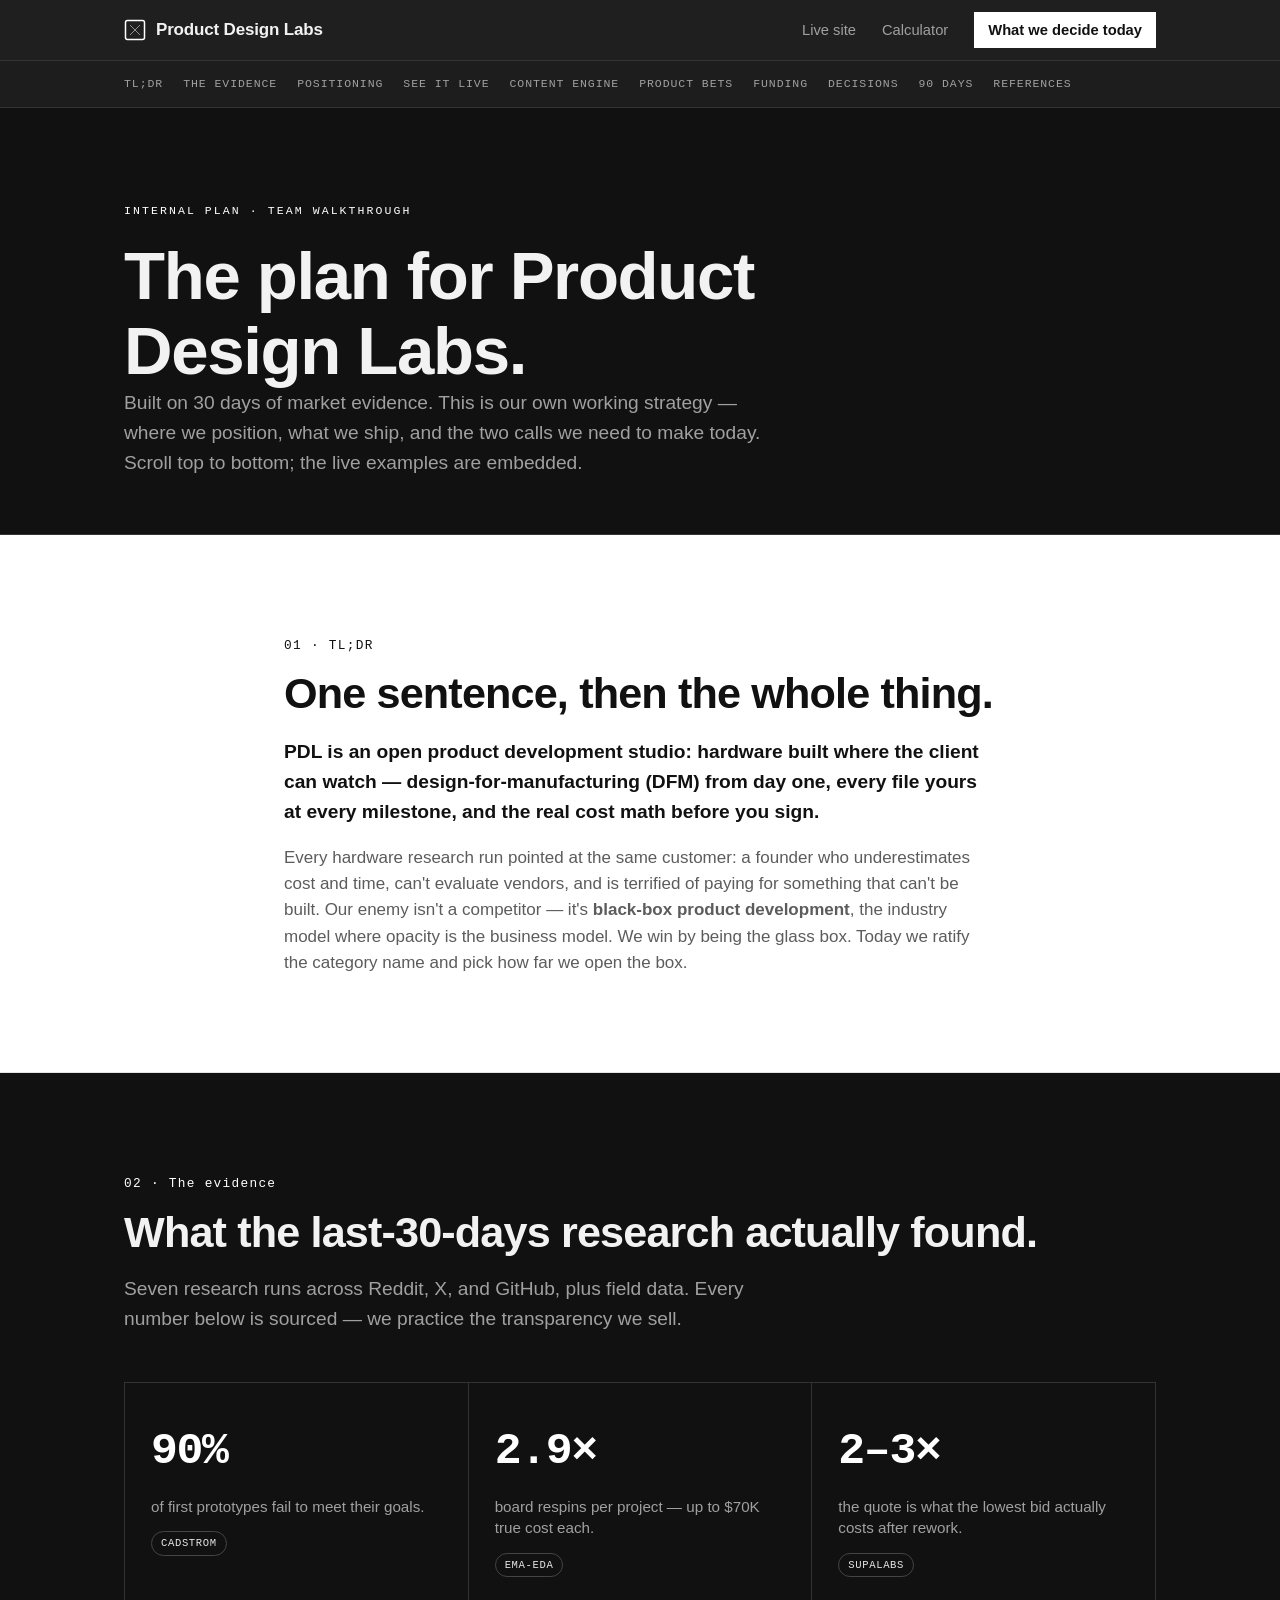
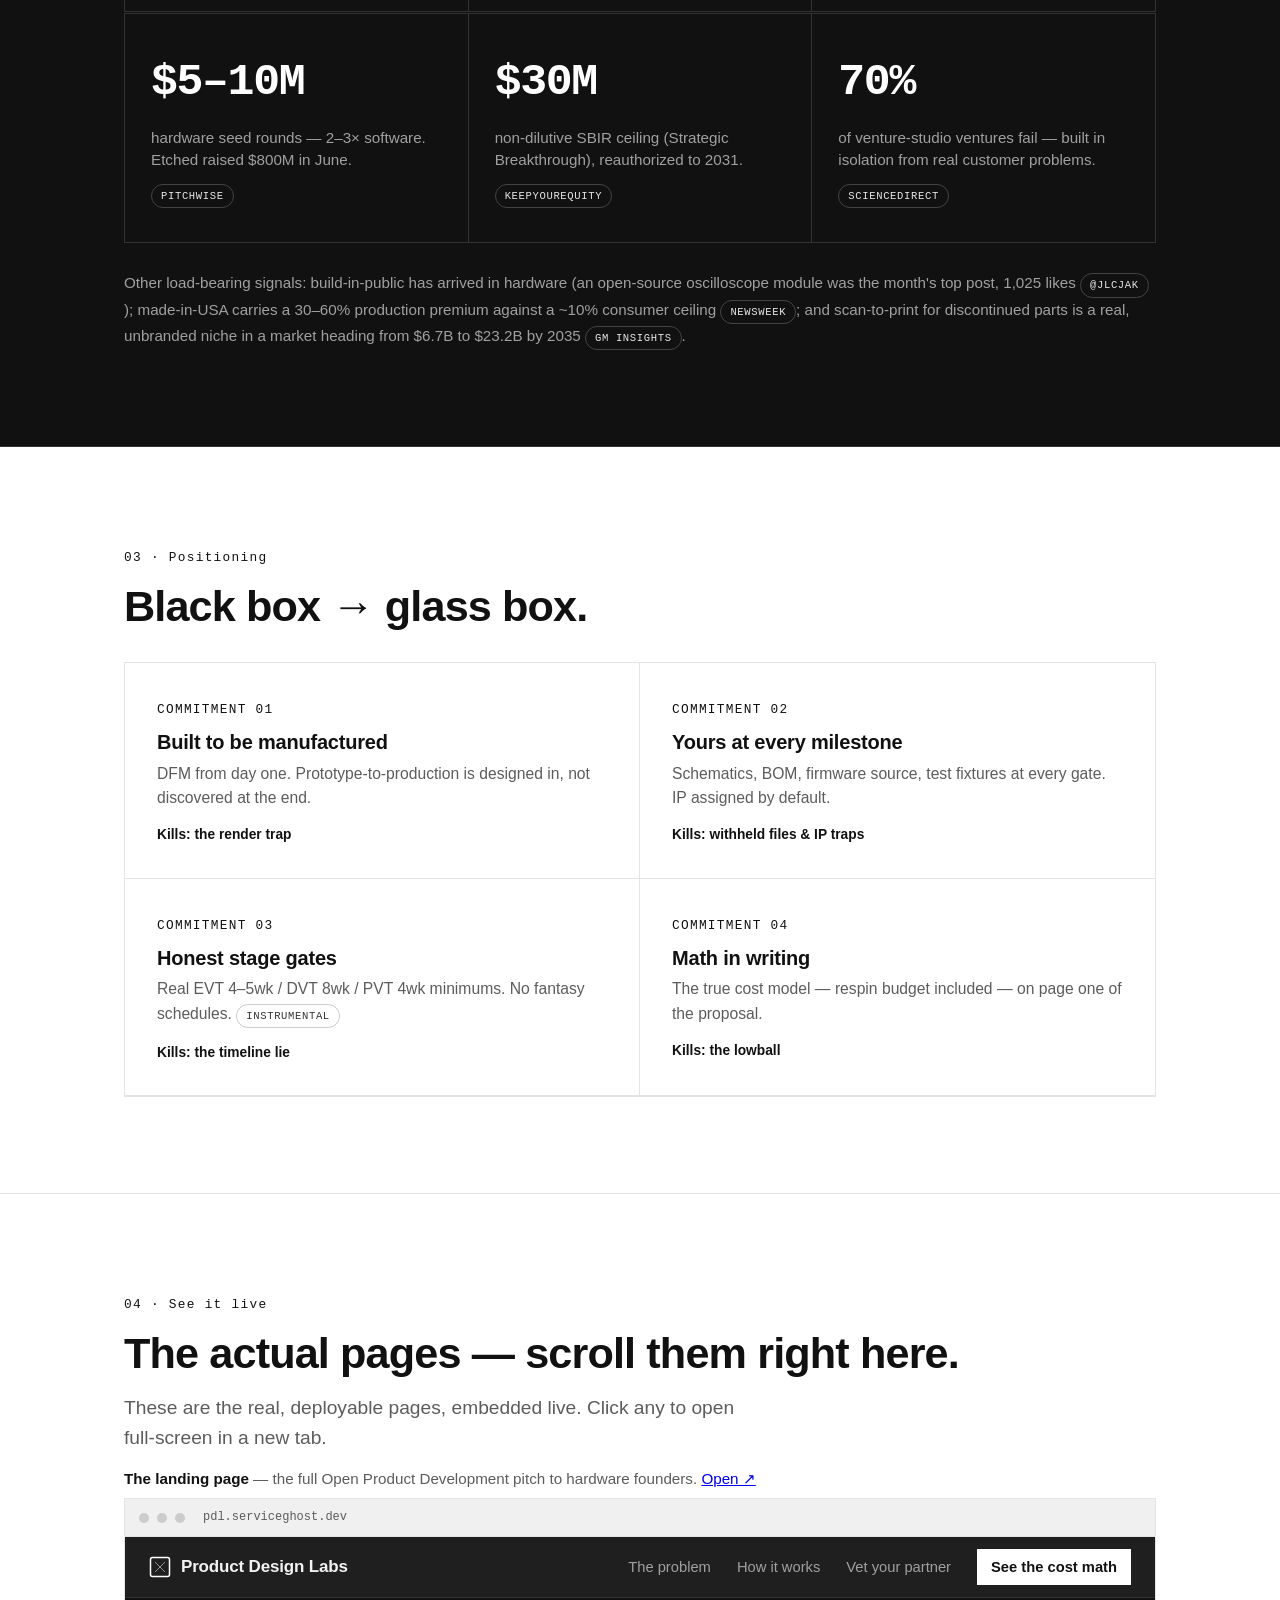
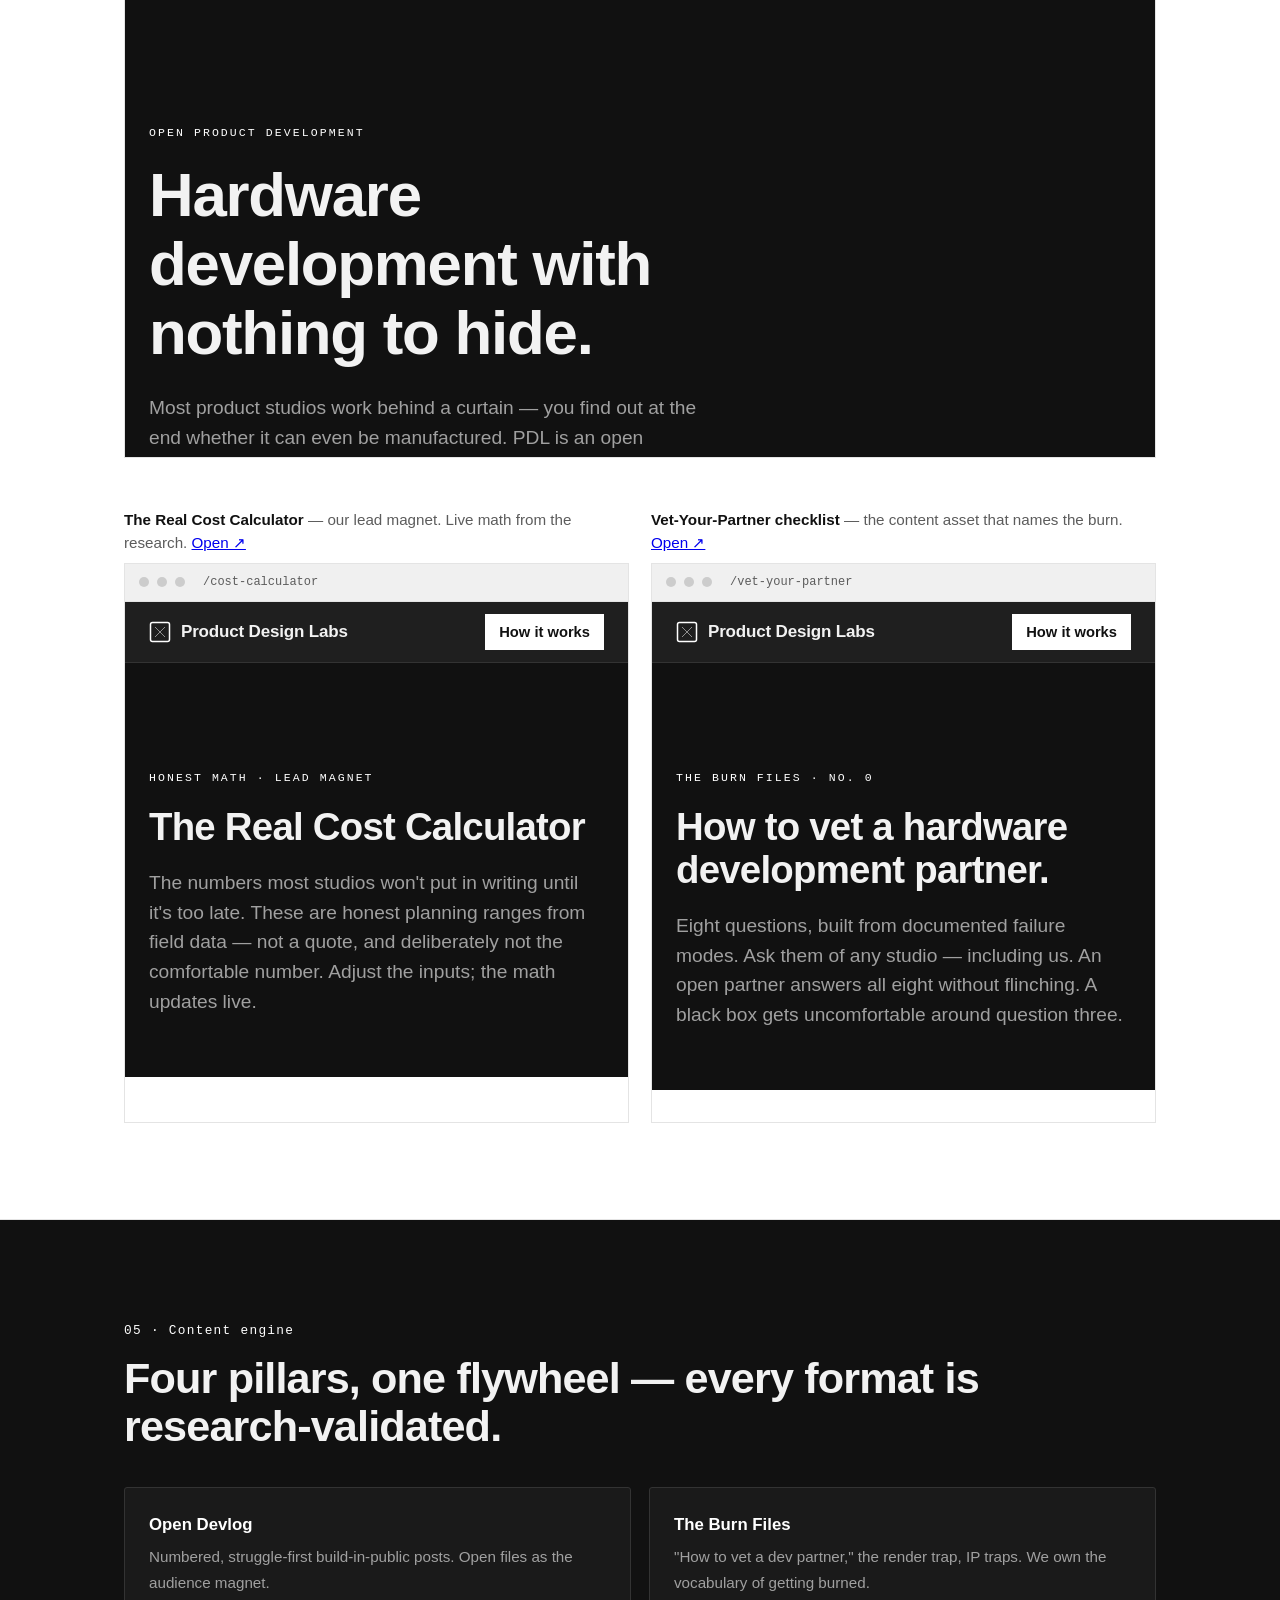
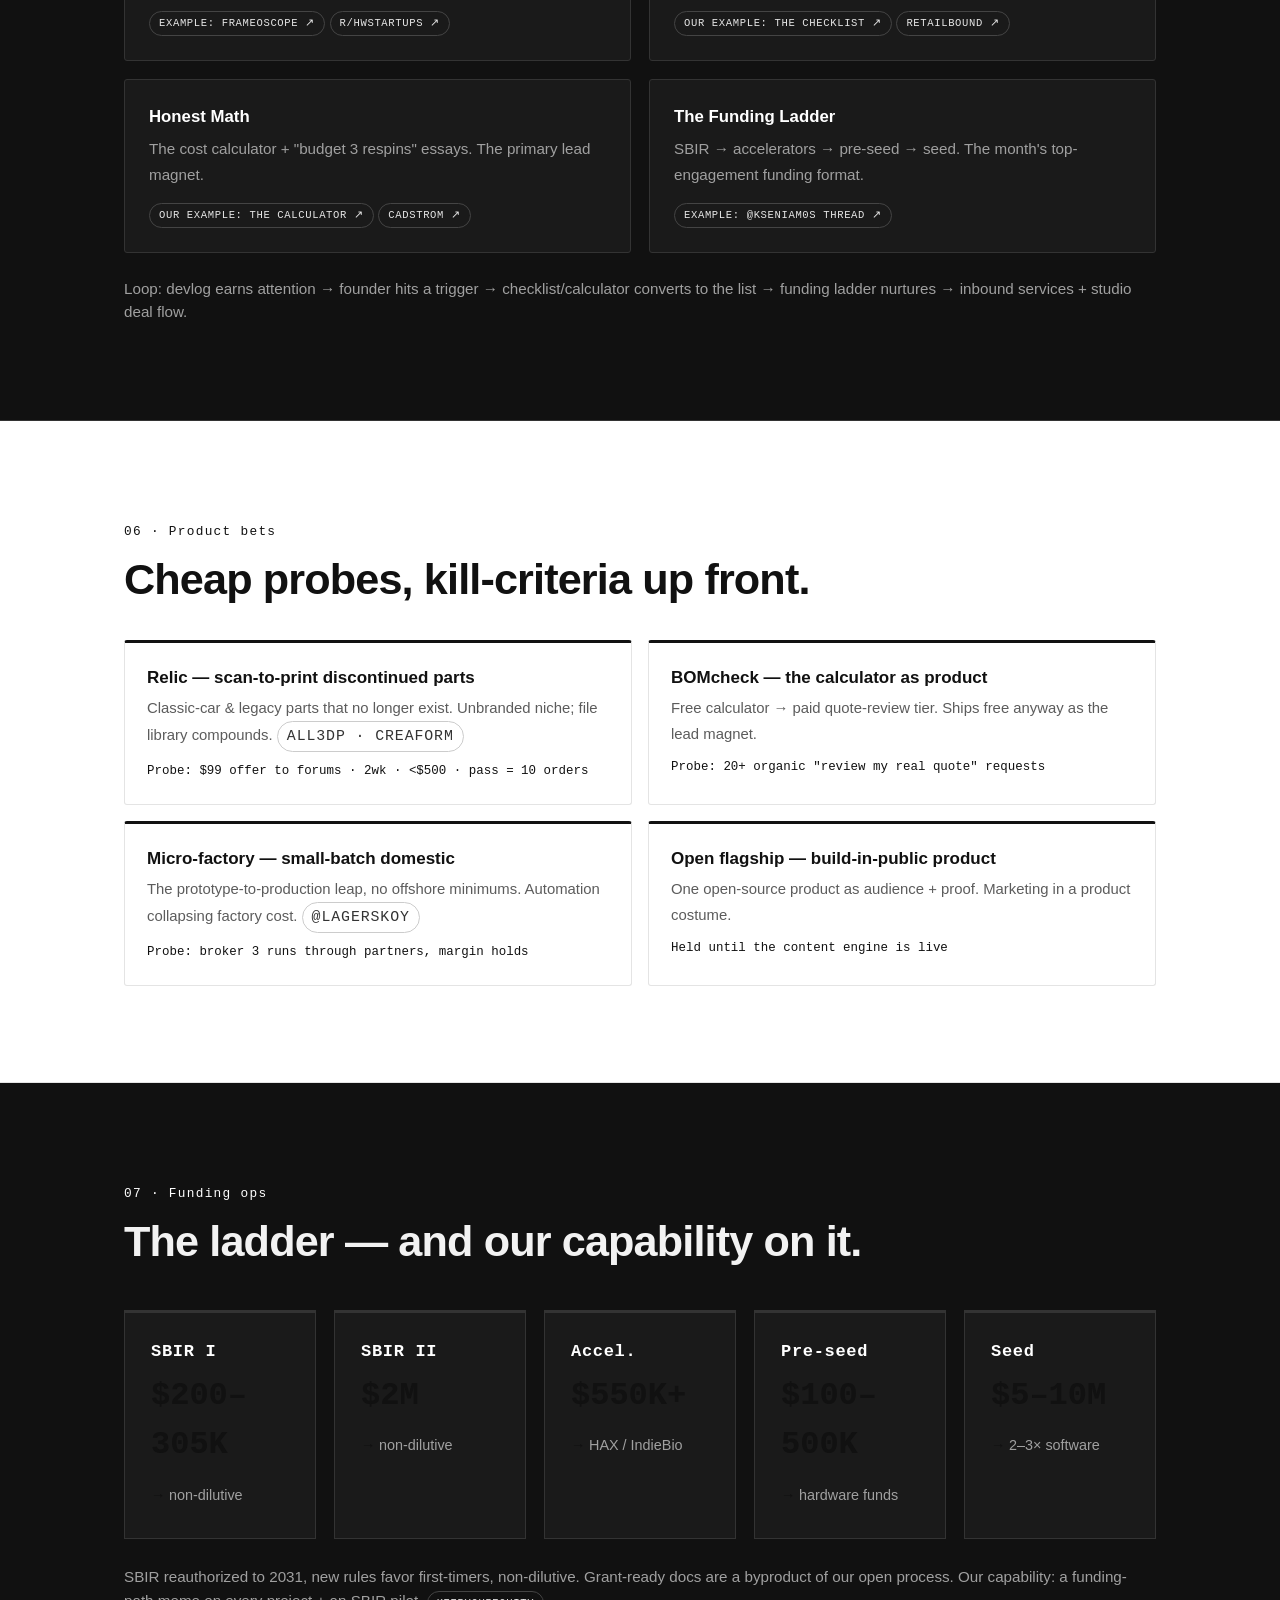
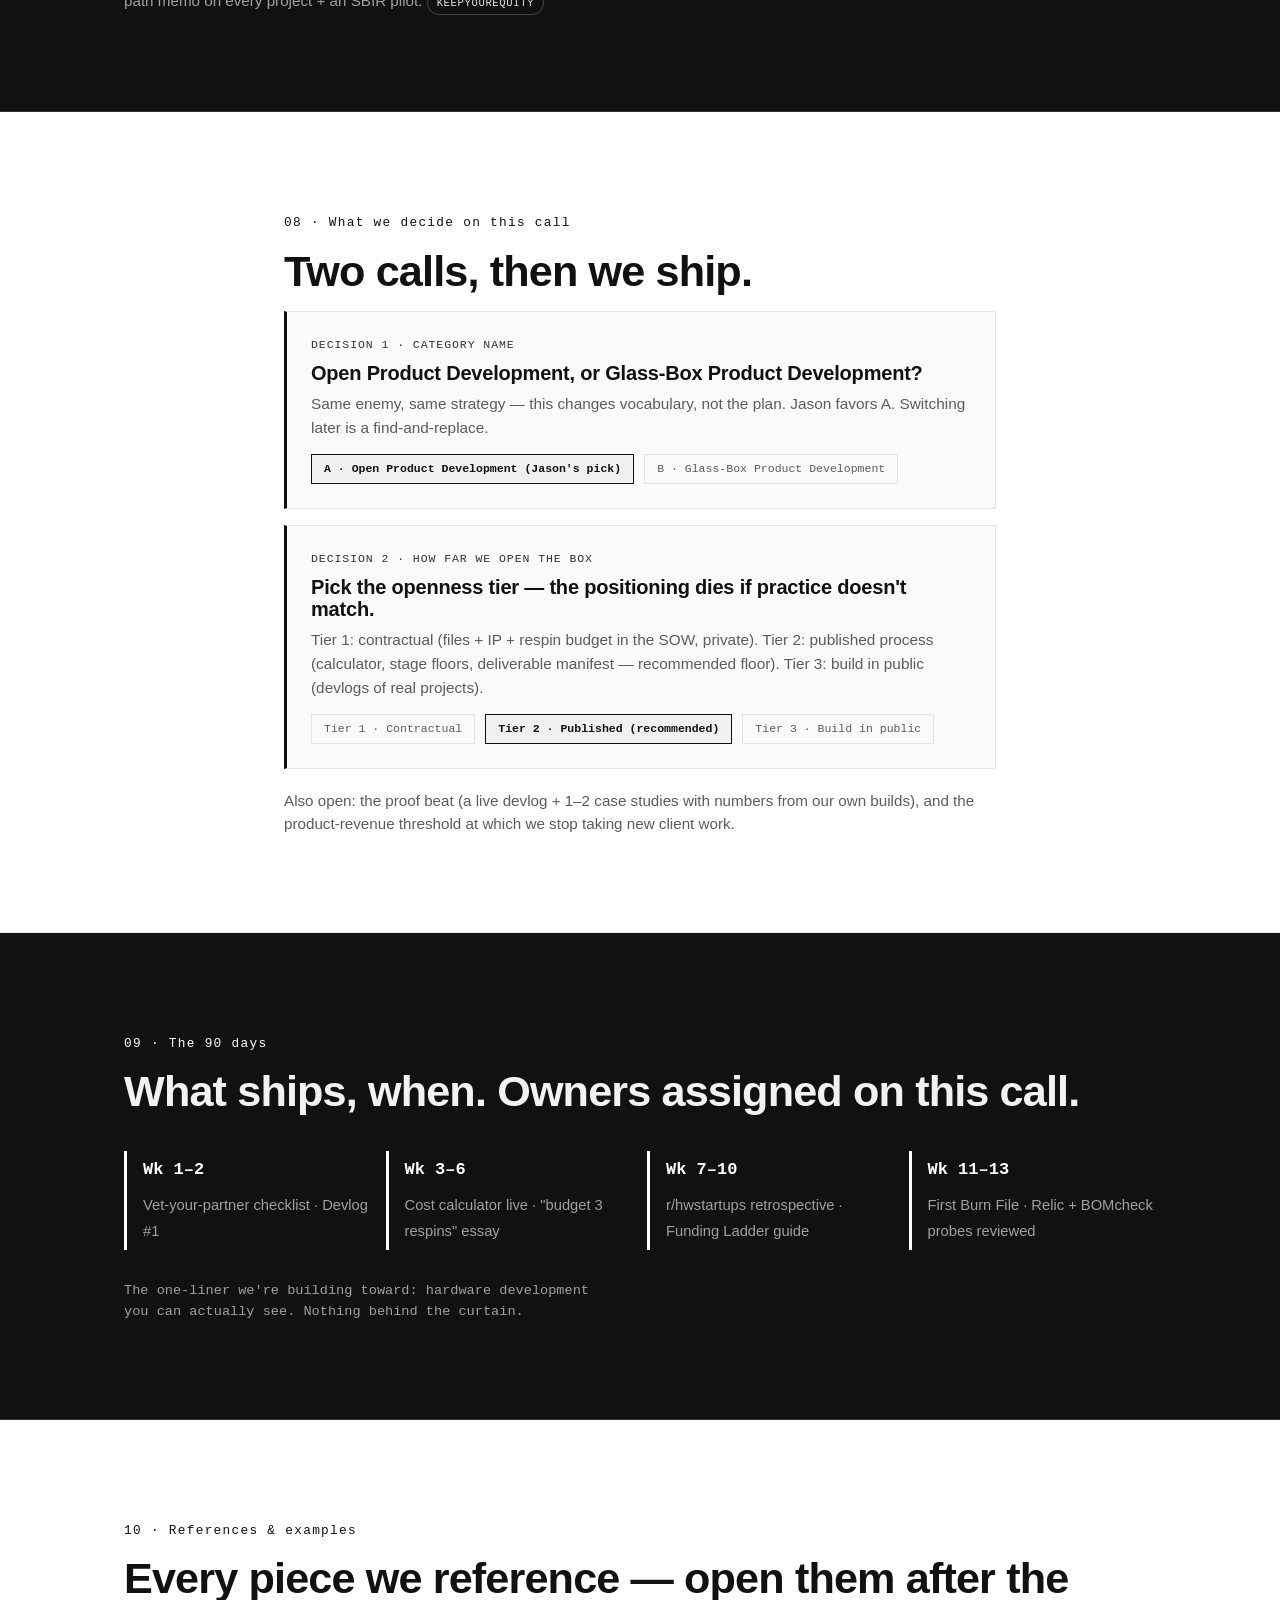
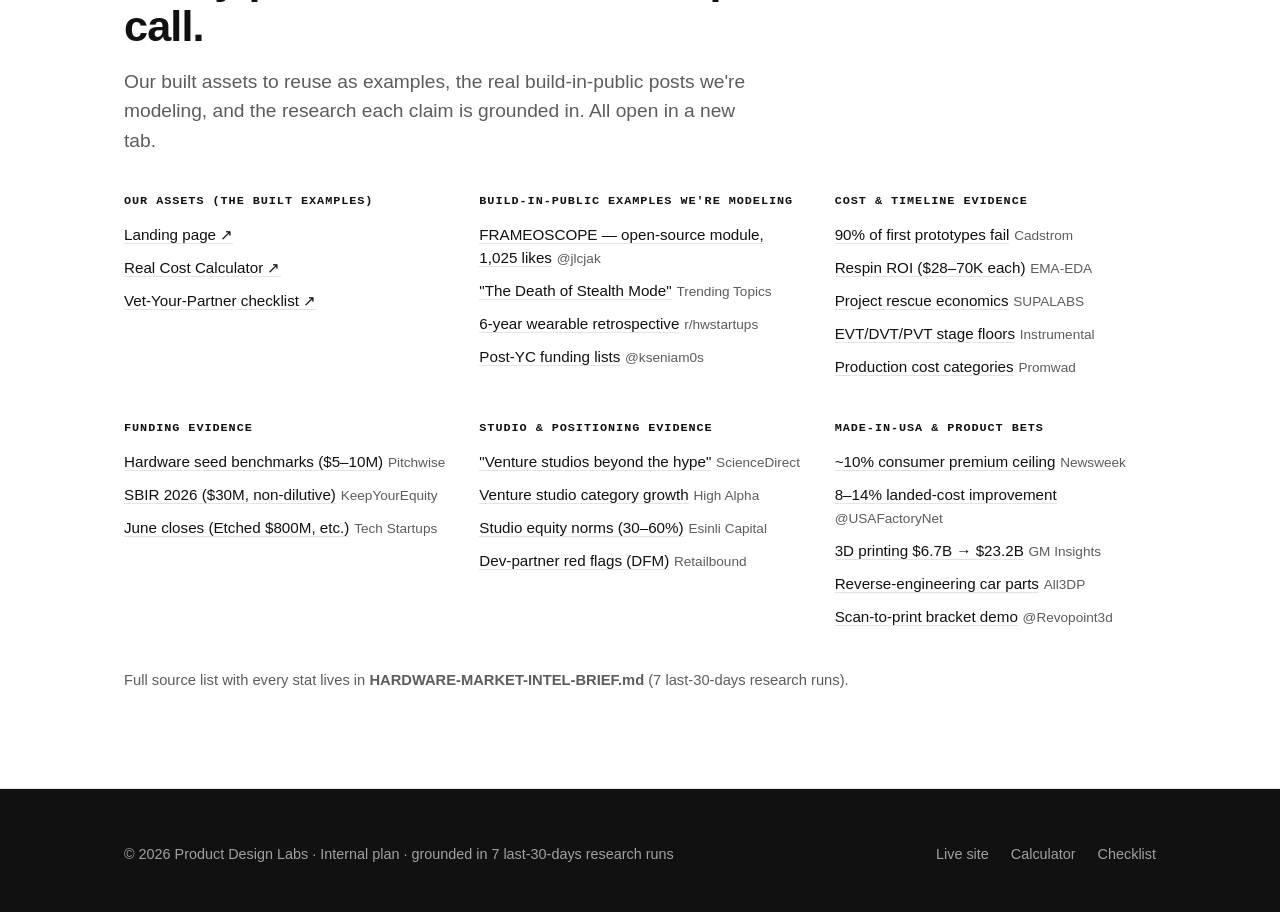
<file: site/plan.html>
<!DOCTYPE html>
<html lang="en">
<head>
<meta charset="utf-8">
<meta name="viewport" content="width=device-width, initial-scale=1">
<title>PDL — The Plan (team walkthrough)</title>
<meta name="description" content="The Product Design Labs plan on one page: the market evidence, the Open Product Development positioning, the live examples, the content engine, product bets, funding, and what we decide on this call.">
<link rel="stylesheet" href="styles.css">
<style>
  .planhead { padding: 88px 0 56px; }
  .planhead h1 { max-width: 18ch; }
  .subnav { position: sticky; top: 60px; z-index: 40; background: rgba(17,17,17,0.95); backdrop-filter: blur(8px); border-bottom: 1px solid var(--ink-line); }
  .subnav .wrap { display:flex; gap: 20px; overflow-x:auto; height: 46px; align-items:center; padding-top:0; padding-bottom:0; }
  .subnav a { color: var(--text-dark-muted); text-decoration:none; font-family:var(--mono); font-size:0.72rem; letter-spacing:0.08em; text-transform:uppercase; white-space:nowrap; }
  .subnav a:hover { color: #fff; }
  .secnum { font-family:var(--mono); color:var(--accent-ink); font-size:0.8rem; letter-spacing:0.1em; }
  section.dark .secnum { color: #fff; }
  .demo-frame { border:1px solid var(--paper-line); overflow:hidden; background:#fff; margin-top:8px; }
  .demo-bar { background:#F0F0F0; border-bottom:1px solid var(--paper-line); padding:9px 14px; display:flex; align-items:center; gap:8px; font-family:var(--mono); font-size:0.75rem; color:var(--text-light-muted); }
  .demo-bar .dot { width:10px; height:10px; border-radius:50%; background:#CCC; display:inline-block; }
  .demo-bar .url { margin-left:10px; }
  .demo-frame iframe { width:100%; height:520px; border:0; display:block; background:#fff; }
  .demo-grid { display:grid; grid-template-columns:1fr 1fr; gap:22px; margin-top:36px; }
  @media (max-width:820px){ .demo-grid { grid-template-columns:1fr; } }
  .demo-cap { font-size:0.95rem; color:var(--text-light-muted); margin:14px 0 6px; }
  .demo-cap b { color:var(--text-light); }
  .decide { border:1px solid var(--paper-line); border-left:3px solid #111; padding:24px; margin-top:16px; background:#FAFAFA; }
  .decide .k { font-family:var(--mono); font-size:0.72rem; letter-spacing:0.08em; text-transform:uppercase; color:#333; }
  .decide h3 { margin:8px 0; }
  .decide p { color:var(--text-light-muted); font-size:0.96rem; }
  .pill-row { display:flex; gap:10px; flex-wrap:wrap; margin-top:14px; }
  .pill { font-family:var(--mono); font-size:0.72rem; border:1px solid var(--paper-line); padding:5px 12px; color:var(--text-light-muted); }
  .pill.reco { border-color:#111; color:#111; background:#F0F0F0; font-weight:600; }
  .plan90 { display:grid; grid-template-columns:repeat(4,1fr); gap:14px; margin-top:36px; }
  .plan90 > div { border-left:3px solid #fff; padding:6px 0 6px 16px; }
  .plan90 b { display:block; font-family:var(--mono); color:#fff; margin-bottom:8px; }
  .plan90 span { color:var(--text-dark-muted); font-size:0.92rem; }
  @media (max-width:820px){ .plan90 { grid-template-columns:1fr 1fr; } }
  .pillars { display:grid; grid-template-columns:repeat(2,1fr); gap:18px; margin-top:36px; }
  .pillar { border:1px solid var(--ink-line); border-radius:3px; padding:24px; background:var(--ink-2); }
  .pillar b { color:#fff; display:block; margin-bottom:6px; font-size:1.05rem; }
  .pillar span { color:var(--text-dark-muted); font-size:0.95rem; }
  .pillar .src { margin-top:12px; }
  @media (max-width:680px){ .pillars { grid-template-columns:1fr; } }
  .bets { display:grid; grid-template-columns:repeat(2,1fr); gap:16px; margin-top:36px; }
  .bet { border:1px solid var(--paper-line); border-top:3px solid var(--accent); border-radius:3px; padding:22px; }
  .bet b { display:block; margin-bottom:4px; }
  .bet .probe { font-family:var(--mono); font-size:0.78rem; color:var(--accent-ink); margin-top:10px; }
  .bet span { color:var(--text-light-muted); font-size:0.93rem; }
  @media (max-width:680px){ .bets { grid-template-columns:1fr; } }
  a.chip { text-decoration:none; cursor:pointer; }
  a.chip:hover { border-color:var(--accent); color:var(--accent-ink); }
  section.dark a.chip:hover { color:#fff; }
  .reflist { display:grid; grid-template-columns:repeat(3,1fr); gap:30px 34px; margin-top:36px; }
  @media (max-width:820px){ .reflist { grid-template-columns:1fr; } }
  .refcol h4 { font-family:var(--mono); font-size:0.74rem; letter-spacing:0.08em; text-transform:uppercase; color:var(--accent-ink); margin-bottom:14px; }
  .refcol ul { list-style:none; }
  .refcol li { margin-bottom:10px; line-height:1.35; }
  .refcol a { color:var(--text-light); text-decoration:none; font-size:0.95rem; border-bottom:1px solid var(--paper-line); }
  .refcol a:hover { color:var(--accent-ink); border-color:var(--accent); }
  .refcol .who { color:var(--text-light-muted); font-size:0.85rem; }
</style>
</head>
<body>

<nav class="nav">
  <div class="wrap">
    <a class="brand" href="plan.html">
      <svg width="22" height="22" viewBox="0 0 22 22" fill="none"><rect x="1.5" y="1.5" width="19" height="19" rx="2" stroke="#FFFFFF" stroke-width="1.5"/><path d="M6 6l10 10M16 6L6 16" stroke="#FFFFFF" stroke-width="1" opacity="0.5"/></svg>
      Product Design Labs
    </a>
    <div class="nav-links">
      <a href="index.html">Live site</a>
      <a href="cost-calculator.html">Calculator</a>
      <a href="#decide" class="cta">What we decide today</a>
    </div>
  </div>
</nav>

<div class="subnav">
  <div class="wrap">
    <a href="#tldr">TL;DR</a>
    <a href="#evidence">The evidence</a>
    <a href="#positioning">Positioning</a>
    <a href="#examples">See it live</a>
    <a href="#content">Content engine</a>
    <a href="#bets">Product bets</a>
    <a href="#funding">Funding</a>
    <a href="#decide">Decisions</a>
    <a href="#next">90 days</a>
    <a href="#refs">References</a>
  </div>
</div>

<!-- HERO -->
<section class="dark planhead">
  <div class="wrap">
    <span class="eyebrow">Internal plan · team walkthrough</span>
    <h1>The plan for Product Design Labs.</h1>
    <p class="lead" style="max-width:60ch;">Built on 30 days of market evidence. This is our own working strategy — where we position, what we ship, and the two calls we need to make today. Scroll top to bottom; the live examples are embedded.</p>
  </div>
</section>

<!-- TLDR -->
<section id="tldr">
  <div class="wrap narrow">
    <span class="secnum">01 · TL;DR</span>
    <h2 style="margin-top:12px;">One sentence, then the whole thing.</h2>
    <p class="lead" style="margin-top:20px; color:var(--text-light);"><b>PDL is an open product development studio: hardware built where the client can watch — design-for-manufacturing (DFM) from day one, every file yours at every milestone, and the real cost math before you sign.</b></p>
    <p style="margin-top:18px; color:var(--text-light-muted);">Every hardware research run pointed at the same customer: a founder who underestimates cost and time, can't evaluate vendors, and is terrified of paying for something that can't be built. Our enemy isn't a competitor — it's <b>black-box product development</b>, the industry model where opacity is the business model. We win by being the glass box. Today we ratify the category name and pick how far we open the box.</p>
  </div>
</section>

<!-- EVIDENCE -->
<section class="dark" id="evidence">
  <div class="wrap">
    <span class="secnum">02 · The evidence</span>
    <h2 style="margin-top:12px;">What the last-30-days research actually found.</h2>
    <p class="lead" style="max-width:60ch; margin-top:18px;">Seven research runs across Reddit, X, and GitHub, plus field data. Every number below is sourced — we practice the transparency we sell.</p>
    <div class="statwall">
      <div class="stat"><div class="num">90%</div><div class="lbl">of first prototypes fail to meet their goals.</div><span class="chip">Cadstrom</span></div>
      <div class="stat"><div class="num">2.9×</div><div class="lbl">board respins per project — up to $70K true cost each.</div><span class="chip">EMA-EDA</span></div>
      <div class="stat"><div class="num">2–3×</div><div class="lbl">the quote is what the lowest bid actually costs after rework.</div><span class="chip">SUPALABS</span></div>
    </div>
    <div class="statwall" style="margin-top:1px;">
      <div class="stat"><div class="num">$5–10M</div><div class="lbl">hardware seed rounds — 2–3× software. Etched raised $800M in June.</div><span class="chip">Pitchwise</span></div>
      <div class="stat"><div class="num">$30M</div><div class="lbl">non-dilutive SBIR ceiling (Strategic Breakthrough), reauthorized to 2031.</div><span class="chip">KeepYourEquity</span></div>
      <div class="stat"><div class="num">70%</div><div class="lbl">of venture-studio ventures fail — built in isolation from real customer problems.</div><span class="chip">ScienceDirect</span></div>
    </div>
    <p style="margin-top:28px; color:var(--text-dark-muted); font-size:0.95rem;">Other load-bearing signals: build-in-public has arrived in hardware (an open-source oscilloscope module was the month's top post, 1,025 likes <span class="chip">@jlcjak</span>); made-in-USA carries a 30–60% production premium against a ~10% consumer ceiling <span class="chip">Newsweek</span>; and scan-to-print for discontinued parts is a real, unbranded niche in a market heading from $6.7B to $23.2B by 2035 <span class="chip">GM Insights</span>.</p>
  </div>
</section>

<!-- POSITIONING -->
<section id="positioning">
  <div class="wrap">
    <span class="secnum">03 · Positioning</span>
    <h2 style="margin-top:12px;">Black box → glass box.</h2>
    <div class="commit" style="margin-top:32px;">
      <div class="cell"><span class="n">COMMITMENT 01</span><h3>Built to be manufactured</h3><p>DFM from day one. Prototype-to-production is designed in, not discovered at the end.</p><div class="kills">Kills: the render trap</div></div>
      <div class="cell"><span class="n">COMMITMENT 02</span><h3>Yours at every milestone</h3><p>Schematics, BOM, firmware source, test fixtures at every gate. IP assigned by default.</p><div class="kills">Kills: withheld files &amp; IP traps</div></div>
      <div class="cell"><span class="n">COMMITMENT 03</span><h3>Honest stage gates</h3><p>Real EVT 4–5wk / DVT 8wk / PVT 4wk minimums. No fantasy schedules. <span class="chip">Instrumental</span></p><div class="kills">Kills: the timeline lie</div></div>
      <div class="cell"><span class="n">COMMITMENT 04</span><h3>Math in writing</h3><p>The true cost model — respin budget included — on page one of the proposal.</p><div class="kills">Kills: the lowball</div></div>
    </div>
  </div>
</section>

<!-- EXAMPLES -->
<section style="background:var(--paper-2);" id="examples">
  <div class="wrap">
    <span class="secnum">04 · See it live</span>
    <h2 style="margin-top:12px;">The actual pages — scroll them right here.</h2>
    <p class="lead" style="max-width:58ch; margin-top:16px;">These are the real, deployable pages, embedded live. Click any to open full-screen in a new tab.</p>

    <p class="demo-cap"><b>The landing page</b> — the full Open Product Development pitch to hardware founders. <a href="index.html" target="_blank">Open ↗</a></p>
    <div class="demo-frame">
      <div class="demo-bar"><span class="dot"></span><span class="dot"></span><span class="dot"></span><span class="url">pdl.serviceghost.dev</span></div>
      <iframe src="index.html" loading="lazy" title="Landing page"></iframe>
    </div>

    <div class="demo-grid">
      <div>
        <p class="demo-cap"><b>The Real Cost Calculator</b> — our lead magnet. Live math from the research. <a href="cost-calculator.html" target="_blank">Open ↗</a></p>
        <div class="demo-frame"><div class="demo-bar"><span class="dot"></span><span class="dot"></span><span class="dot"></span><span class="url">/cost-calculator</span></div><iframe src="cost-calculator.html" loading="lazy" title="Cost calculator"></iframe></div>
      </div>
      <div>
        <p class="demo-cap"><b>Vet-Your-Partner checklist</b> — the content asset that names the burn. <a href="vet-your-partner.html" target="_blank">Open ↗</a></p>
        <div class="demo-frame"><div class="demo-bar"><span class="dot"></span><span class="dot"></span><span class="dot"></span><span class="url">/vet-your-partner</span></div><iframe src="vet-your-partner.html" loading="lazy" title="Checklist"></iframe></div>
      </div>
    </div>
  </div>
</section>

<!-- CONTENT ENGINE -->
<section class="dark" id="content">
  <div class="wrap">
    <span class="secnum">05 · Content engine</span>
    <h2 style="margin-top:12px;">Four pillars, one flywheel — every format is research-validated.</h2>
    <div class="pillars">
      <div class="pillar"><b>Open Devlog</b><span>Numbered, struggle-first build-in-public posts. Open files as the audience magnet.</span><div class="src"><a class="chip" href="https://x.com/jlcjak/status/2069469248477380953" target="_blank" rel="noopener">Example: FRAMEOSCOPE ↗</a> <a class="chip" href="https://reddit.com/r/hwstartups" target="_blank" rel="noopener">r/hwstartups ↗</a></div></div>
      <div class="pillar"><b>The Burn Files</b><span>"How to vet a dev partner," the render trap, IP traps. We own the vocabulary of getting burned.</span><div class="src"><a class="chip" href="vet-your-partner.html" target="_blank" rel="noopener">Our example: the checklist ↗</a> <a class="chip" href="https://retailbound.com/4-red-flags-to-watch-for-when-choosing-a-hardware-development-partner/" target="_blank" rel="noopener">Retailbound ↗</a></div></div>
      <div class="pillar"><b>Honest Math</b><span>The cost calculator + "budget 3 respins" essays. The primary lead magnet.</span><div class="src"><a class="chip" href="cost-calculator.html" target="_blank" rel="noopener">Our example: the calculator ↗</a> <a class="chip" href="https://www.cadstrom.io/resources/the-hidden-cost-of-pcb-respins-why-90-of-first-prototypes-fail" target="_blank" rel="noopener">Cadstrom ↗</a></div></div>
      <div class="pillar"><b>The Funding Ladder</b><span>SBIR → accelerators → pre-seed → seed. The month's top-engagement funding format.</span><div class="src"><a class="chip" href="https://x.com/kseniam0s/status/2063329757979099238" target="_blank" rel="noopener">Example: @kseniam0s thread ↗</a></div></div>
    </div>
    <p style="margin-top:24px; color:var(--text-dark-muted); font-size:0.95rem;">Loop: devlog earns attention → founder hits a trigger → checklist/calculator converts to the list → funding ladder nurtures → inbound services + studio deal flow.</p>
  </div>
</section>

<!-- PRODUCT BETS -->
<section id="bets">
  <div class="wrap">
    <span class="secnum">06 · Product bets</span>
    <h2 style="margin-top:12px;">Cheap probes, kill-criteria up front.</h2>
    <div class="bets">
      <div class="bet"><b>Relic — scan-to-print discontinued parts</b><span>Classic-car &amp; legacy parts that no longer exist. Unbranded niche; file library compounds. <span class="chip">All3DP · Creaform</span></span><div class="probe">Probe: $99 offer to forums · 2wk · &lt;$500 · pass = 10 orders</div></div>
      <div class="bet"><b>BOMcheck — the calculator as product</b><span>Free calculator → paid quote-review tier. Ships free anyway as the lead magnet.</span><div class="probe">Probe: 20+ organic "review my real quote" requests</div></div>
      <div class="bet"><b>Micro-factory — small-batch domestic</b><span>The prototype-to-production leap, no offshore minimums. Automation collapsing factory cost. <span class="chip">@lagerskoy</span></span><div class="probe">Probe: broker 3 runs through partners, margin holds</div></div>
      <div class="bet"><b>Open flagship — build-in-public product</b><span>One open-source product as audience + proof. Marketing in a product costume.</span><div class="probe">Held until the content engine is live</div></div>
    </div>
  </div>
</section>

<!-- FUNDING -->
<section class="dark" id="funding">
  <div class="wrap">
    <span class="secnum">07 · Funding ops</span>
    <h2 style="margin-top:12px;">The ladder — and our capability on it.</h2>
    <div class="gates" style="grid-template-columns:repeat(5,1fr);">
      <div class="gate" style="background:var(--ink-2); border-color:var(--ink-line);"><div class="stage" style="color:#fff;">SBIR I</div><div class="dur">$200–305K</div><ul><li style="color:var(--text-dark-muted);">non-dilutive</li></ul></div>
      <div class="gate" style="background:var(--ink-2); border-color:var(--ink-line);"><div class="stage" style="color:#fff;">SBIR II</div><div class="dur">$2M</div><ul><li style="color:var(--text-dark-muted);">non-dilutive</li></ul></div>
      <div class="gate" style="background:var(--ink-2); border-color:var(--ink-line);"><div class="stage" style="color:#fff;">Accel.</div><div class="dur">$550K+</div><ul><li style="color:var(--text-dark-muted);">HAX / IndieBio</li></ul></div>
      <div class="gate" style="background:var(--ink-2); border-color:var(--ink-line);"><div class="stage" style="color:#fff;">Pre-seed</div><div class="dur">$100–500K</div><ul><li style="color:var(--text-dark-muted);">hardware funds</li></ul></div>
      <div class="gate" style="background:var(--ink-2); border-color:var(--ink-line);"><div class="stage" style="color:#fff;">Seed</div><div class="dur">$5–10M</div><ul><li style="color:var(--text-dark-muted);">2–3× software</li></ul></div>
    </div>
    <p style="margin-top:26px; color:var(--text-dark-muted); font-size:0.95rem;">SBIR reauthorized to 2031, new rules favor first-timers, non-dilutive. Grant-ready docs are a byproduct of our open process. Our capability: a funding-path memo on every project + an SBIR pilot. <span class="chip">KeepYourEquity</span></p>
  </div>
</section>

<!-- DECISIONS -->
<section id="decide">
  <div class="wrap narrow">
    <span class="secnum">08 · What we decide on this call</span>
    <h2 style="margin-top:12px;">Two calls, then we ship.</h2>

    <div class="decide">
      <div class="k">Decision 1 · Category name</div>
      <h3>Open Product Development, or Glass-Box Product Development?</h3>
      <p>Same enemy, same strategy — this changes vocabulary, not the plan. Jason favors A. Switching later is a find-and-replace.</p>
      <div class="pill-row"><span class="pill reco">A · Open Product Development (Jason's pick)</span><span class="pill">B · Glass-Box Product Development</span></div>
    </div>

    <div class="decide">
      <div class="k">Decision 2 · How far we open the box</div>
      <h3>Pick the openness tier — the positioning dies if practice doesn't match.</h3>
      <p>Tier 1: contractual (files + IP + respin budget in the SOW, private). Tier 2: published process (calculator, stage floors, deliverable manifest — recommended floor). Tier 3: build in public (devlogs of real projects).</p>
      <div class="pill-row"><span class="pill">Tier 1 · Contractual</span><span class="pill reco">Tier 2 · Published (recommended)</span><span class="pill">Tier 3 · Build in public</span></div>
    </div>

    <p style="margin-top:20px; color:var(--text-light-muted); font-size:0.95rem;">Also open: the proof beat (a live devlog + 1–2 case studies with numbers from our own builds), and the product-revenue threshold at which we stop taking new client work.</p>
  </div>
</section>

<!-- 90 DAYS -->
<section class="dark" id="next">
  <div class="wrap">
    <span class="secnum">09 · The 90 days</span>
    <h2 style="margin-top:12px;">What ships, when. Owners assigned on this call.</h2>
    <div class="plan90">
      <div><b>Wk 1–2</b><span>Vet-your-partner checklist · Devlog #1</span></div>
      <div><b>Wk 3–6</b><span>Cost calculator live · "budget 3 respins" essay</span></div>
      <div><b>Wk 7–10</b><span>r/hwstartups retrospective · Funding Ladder guide</span></div>
      <div><b>Wk 11–13</b><span>First Burn File · Relic + BOMcheck probes reviewed</span></div>
    </div>
    <p style="margin-top:30px; font-family:var(--mono); font-size:0.85rem; color:var(--text-dark-muted); max-width:60ch;">The one-liner we're building toward: hardware development you can actually see. Nothing behind the curtain.</p>
  </div>
</section>

<!-- REFERENCES & EXAMPLES -->
<section id="refs">
  <div class="wrap">
    <span class="secnum">10 · References &amp; examples</span>
    <h2 style="margin-top:12px;">Every piece we reference — open them after the call.</h2>
    <p class="lead" style="max-width:60ch; margin-top:16px;">Our built assets to reuse as examples, the real build-in-public posts we're modeling, and the research each claim is grounded in. All open in a new tab.</p>
    <div class="reflist">

      <div class="refcol">
        <h4>Our assets (the built examples)</h4>
        <ul>
          <li><a href="index.html" target="_blank" rel="noopener">Landing page ↗</a></li>
          <li><a href="cost-calculator.html" target="_blank" rel="noopener">Real Cost Calculator ↗</a></li>
          <li><a href="vet-your-partner.html" target="_blank" rel="noopener">Vet-Your-Partner checklist ↗</a></li>
        </ul>
      </div>

      <div class="refcol">
        <h4>Build-in-public examples we're modeling</h4>
        <ul>
          <li><a href="https://x.com/jlcjak/status/2069469248477380953" target="_blank" rel="noopener">FRAMEOSCOPE — open-source module, 1,025 likes</a> <span class="who">@jlcjak</span></li>
          <li><a href="https://www.trendingtopics.eu/the-death-of-stealth-mode-inside-the-build-in-public-startup-boom/" target="_blank" rel="noopener">"The Death of Stealth Mode"</a> <span class="who">Trending Topics</span></li>
          <li><a href="https://www.reddit.com/r/hwstartups/comments/1ugitpm/update_6_years_building_a_wearable_from_a/" target="_blank" rel="noopener">6-year wearable retrospective</a> <span class="who">r/hwstartups</span></li>
          <li><a href="https://x.com/kseniam0s/status/2063329757979099238" target="_blank" rel="noopener">Post-YC funding lists</a> <span class="who">@kseniam0s</span></li>
        </ul>
      </div>

      <div class="refcol">
        <h4>Cost &amp; timeline evidence</h4>
        <ul>
          <li><a href="https://www.cadstrom.io/resources/the-hidden-cost-of-pcb-respins-why-90-of-first-prototypes-fail" target="_blank" rel="noopener">90% of first prototypes fail</a> <span class="who">Cadstrom</span></li>
          <li><a href="https://www.ema-eda.com/ema-resources/blog/cost-of-pcb-design-spins-emd" target="_blank" rel="noopener">Respin ROI ($28–70K each)</a> <span class="who">EMA-EDA</span></li>
          <li><a href="https://www.supalabs.co/en/blog/software-project-rescue-how-to-save-failing-development-2025/" target="_blank" rel="noopener">Project rescue economics</a> <span class="who">SUPALABS</span></li>
          <li><a href="https://instrumental.com/resources/speed-up-shipment/why-hardware-products-get-delayed-evt-dvt-pvt-decoded-part-2/" target="_blank" rel="noopener">EVT/DVT/PVT stage floors</a> <span class="who">Instrumental</span></li>
          <li><a href="https://promwad.com/news/how-much-does-it-cost-to-build-a-custom-embedded-system-in-2025-from-poc-to-mass-production" target="_blank" rel="noopener">Production cost categories</a> <span class="who">Promwad</span></li>
        </ul>
      </div>

      <div class="refcol">
        <h4>Funding evidence</h4>
        <ul>
          <li><a href="https://www.pitchwise.se/blog/median-seed-round-size-by-industry-in-2026-data" target="_blank" rel="noopener">Hardware seed benchmarks ($5–10M)</a> <span class="who">Pitchwise</span></li>
          <li><a href="https://www.keepyourequity.co/post/the-sbir-program-in-2026-how-u-s-startups-get-up-to-30m-in-non-dilutive-funding-without-giving-u" target="_blank" rel="noopener">SBIR 2026 ($30M, non-dilutive)</a> <span class="who">KeepYourEquity</span></li>
          <li><a href="https://techstartups.com/2026/06/30/venture-capital-startup-funding-roundup-june-30-2026/" target="_blank" rel="noopener">June closes (Etched $800M, etc.)</a> <span class="who">Tech Startups</span></li>
        </ul>
      </div>

      <div class="refcol">
        <h4>Studio &amp; positioning evidence</h4>
        <ul>
          <li><a href="https://www.sciencedirect.com/science/article/pii/S0007681325001417" target="_blank" rel="noopener">"Venture studios beyond the hype"</a> <span class="who">ScienceDirect</span></li>
          <li><a href="https://www.highalpha.com/resources/venture-studio" target="_blank" rel="noopener">Venture studio category growth</a> <span class="who">High Alpha</span></li>
          <li><a href="https://esinli.com/knowledge-base/startup-models/venture-studio-model/" target="_blank" rel="noopener">Studio equity norms (30–60%)</a> <span class="who">Esinli Capital</span></li>
          <li><a href="https://retailbound.com/4-red-flags-to-watch-for-when-choosing-a-hardware-development-partner/" target="_blank" rel="noopener">Dev-partner red flags (DFM)</a> <span class="who">Retailbound</span></li>
        </ul>
      </div>

      <div class="refcol">
        <h4>Made-in-USA &amp; product bets</h4>
        <ul>
          <li><a href="https://www.newsweek.com/poll-consumers-american-made-price-increases-2080318" target="_blank" rel="noopener">~10% consumer premium ceiling</a> <span class="who">Newsweek</span></li>
          <li><a href="https://x.com/USAFactoryNet/status/2071217094687948901" target="_blank" rel="noopener">8–14% landed-cost improvement</a> <span class="who">@USAFactoryNet</span></li>
          <li><a href="https://www.gminsights.com/industry-analysis/automotive-3d-printing-market" target="_blank" rel="noopener">3D printing $6.7B → $23.2B</a> <span class="who">GM Insights</span></li>
          <li><a href="https://all3dp.com/1/reverse-engineering-3d-printing-classic-car-parts/" target="_blank" rel="noopener">Reverse-engineering car parts</a> <span class="who">All3DP</span></li>
          <li><a href="https://x.com/Revopoint3d/status/2071567948762755325" target="_blank" rel="noopener">Scan-to-print bracket demo</a> <span class="who">@Revopoint3d</span></li>
        </ul>
      </div>

    </div>
    <p style="margin-top:30px; color:var(--text-light-muted); font-size:0.92rem;">Full source list with every stat lives in <b>HARDWARE-MARKET-INTEL-BRIEF.md</b> (7 last-30-days research runs).</p>
  </div>
</section>

<footer>
  <div class="wrap">
    <div>© <span id="yr"></span> Product Design Labs · Internal plan · grounded in 7 last-30-days research runs</div>
    <div class="foot-links">
      <a href="index.html">Live site</a>
      <a href="cost-calculator.html">Calculator</a>
      <a href="vet-your-partner.html">Checklist</a>
    </div>
  </div>
</footer>
<script>document.getElementById('yr').textContent = new Date().getFullYear();</script>
</body>
</html>
</file>
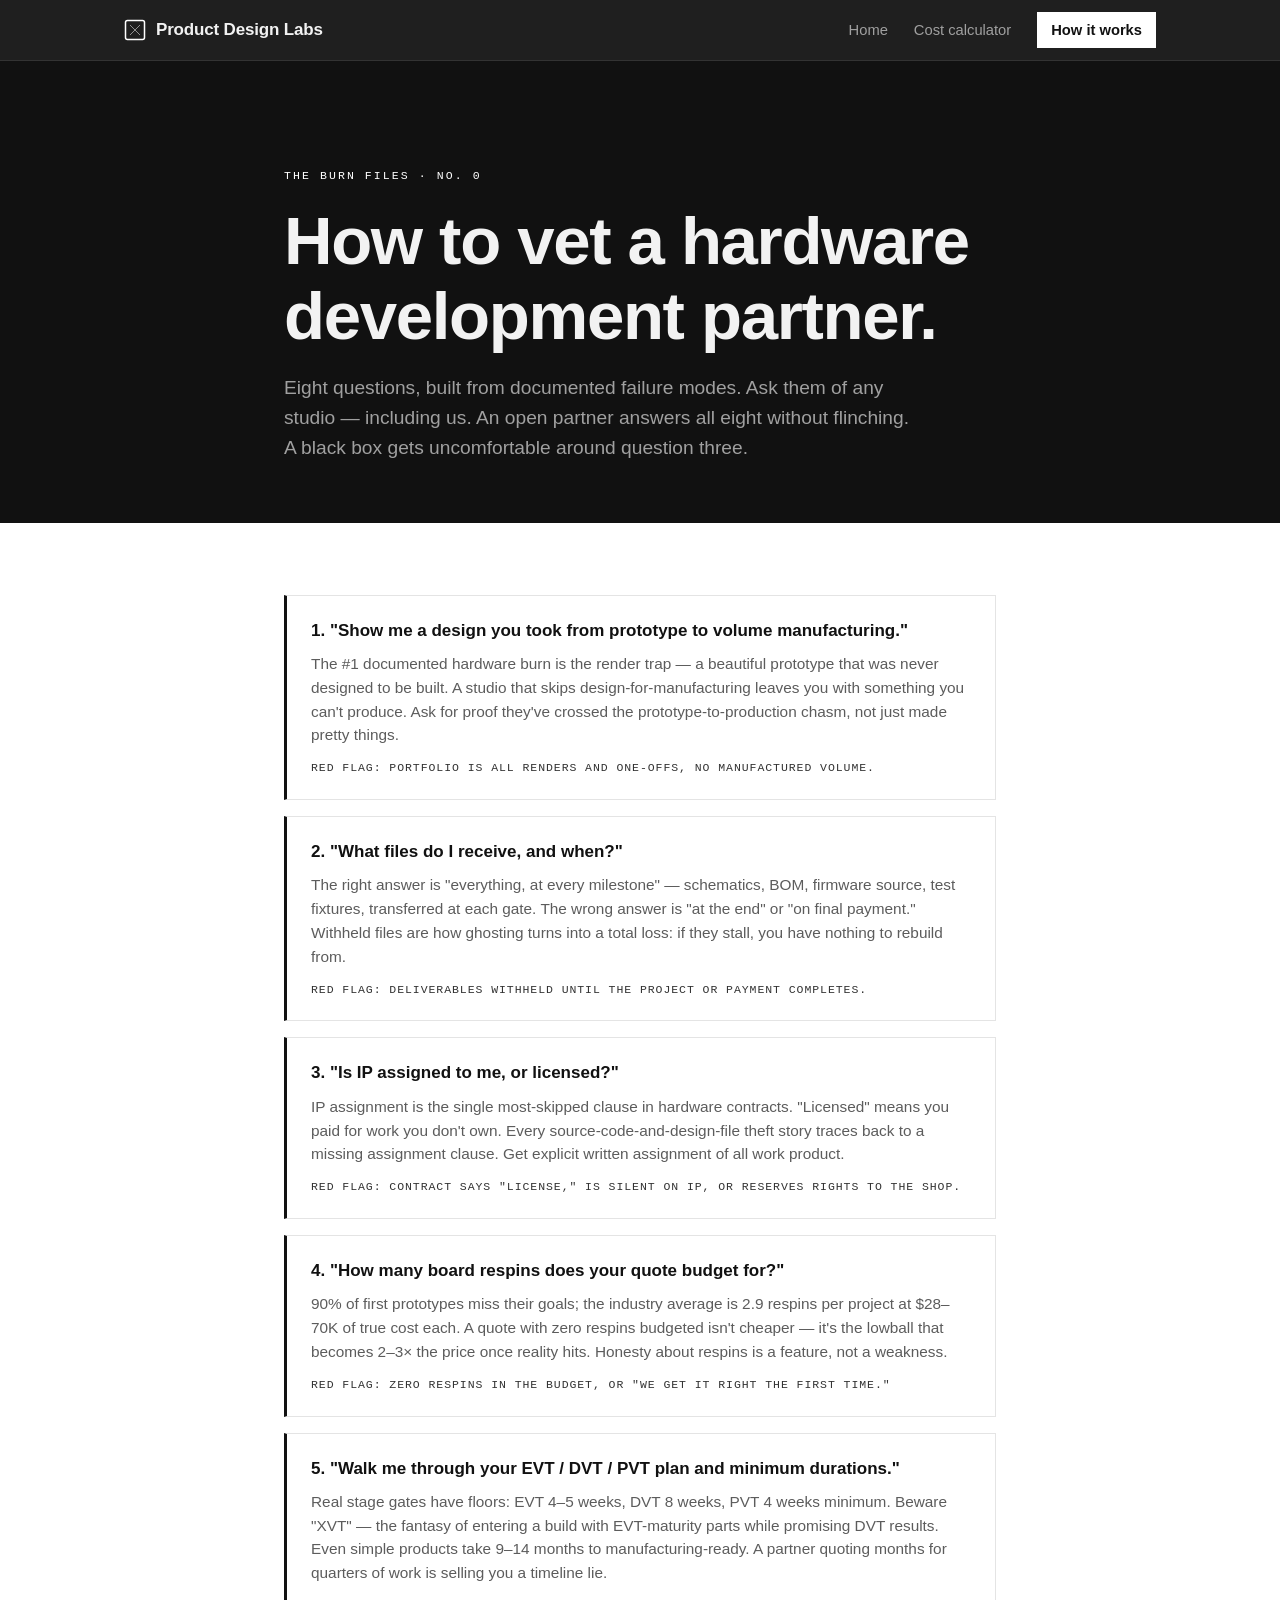
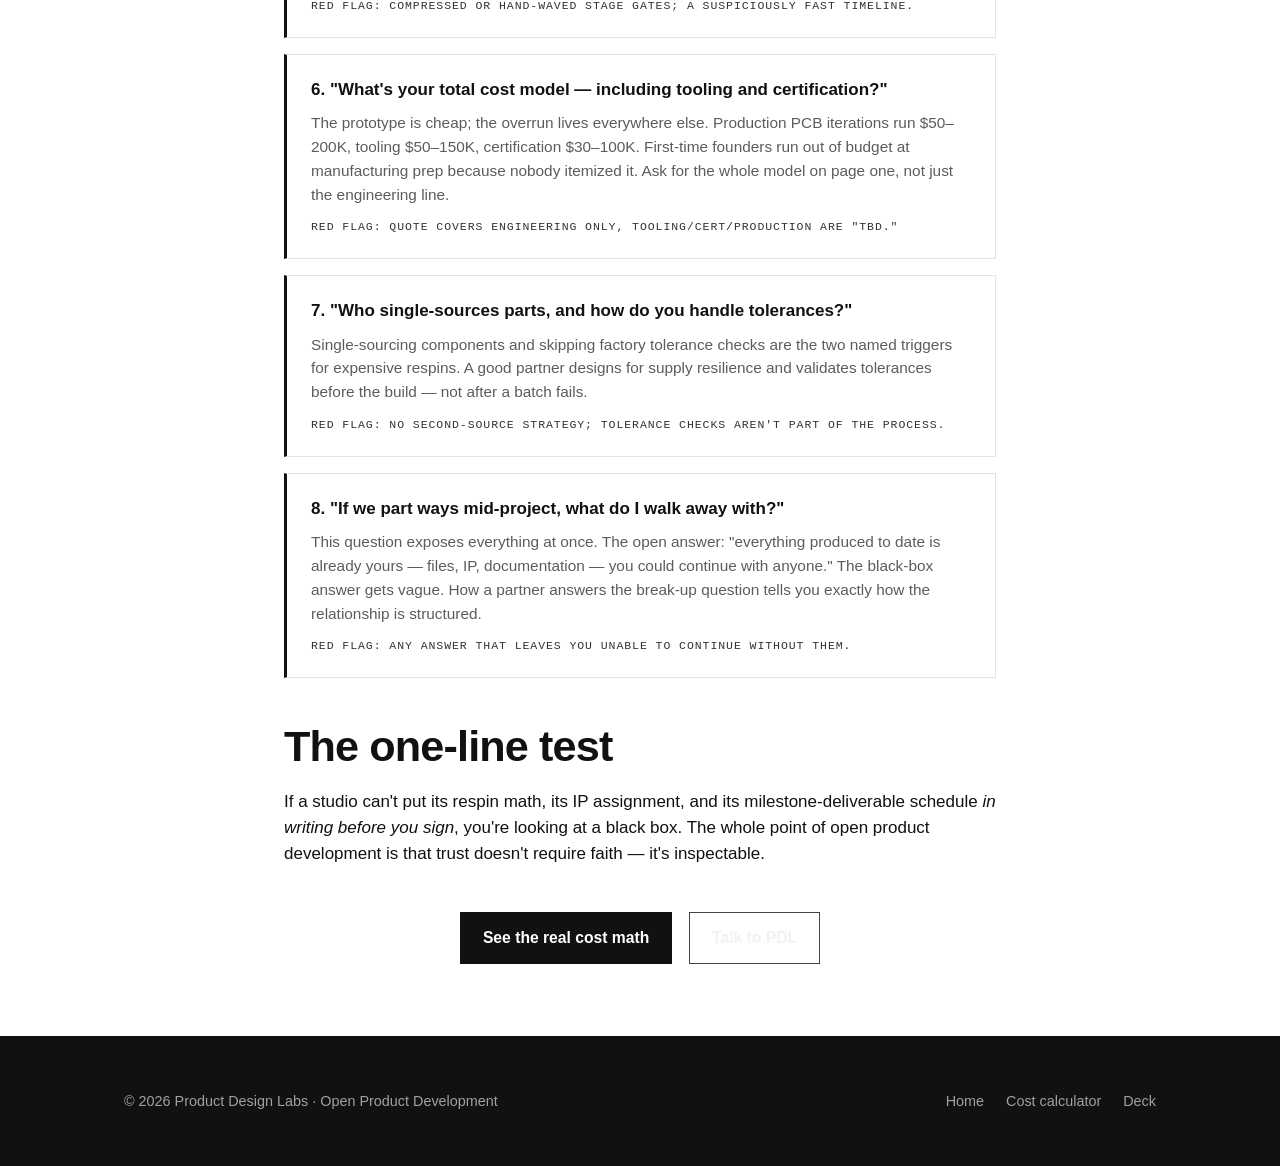
<file: site/vet-your-partner.html>
<!DOCTYPE html>
<html lang="en">
<head>
<meta charset="utf-8">
<meta name="viewport" content="width=device-width, initial-scale=1">
<title>How to Vet a Hardware Development Partner — Product Design Labs</title>
<meta name="description" content="The eight questions that separate an open development partner from a black box — built from documented hardware failure modes.">
<link rel="stylesheet" href="styles.css">
</head>
<body>

<nav class="nav">
  <div class="wrap">
    <a class="brand" href="index.html">
      <svg width="22" height="22" viewBox="0 0 22 22" fill="none">
        <rect x="1.5" y="1.5" width="19" height="19" rx="2" stroke="#FFFFFF" stroke-width="1.5"/>
        <path d="M6 6l10 10M16 6L6 16" stroke="#FFFFFF" stroke-width="1" opacity="0.5"/>
      </svg>
      Product Design Labs
    </a>
    <div class="nav-links">
      <a href="index.html">Home</a>
      <a href="cost-calculator.html">Cost calculator</a>
      <a href="index.html#model" class="cta">How it works</a>
    </div>
  </div>
</nav>

<header class="pagehead">
  <div class="wrap narrow">
    <span class="eyebrow">The Burn Files · No. 0</span>
    <h1>How to vet a hardware development partner.</h1>
    <p class="lead">Eight questions, built from documented failure modes. Ask them of any studio — including us. An open partner answers all eight without flinching. A black box gets uncomfortable around question three.</p>
  </div>
</header>

<div class="prose">
  <div class="wrap narrow">

    <div class="check-item">
      <div class="q">1. "Show me a design you took from prototype to volume manufacturing."</div>
      <div class="why">The #1 documented hardware burn is the render trap — a beautiful prototype that was never designed to be built. A studio that skips design-for-manufacturing leaves you with something you can't produce. Ask for proof they've crossed the prototype-to-production chasm, not just made pretty things.</div>
      <span class="flag">Red flag: portfolio is all renders and one-offs, no manufactured volume.</span>
    </div>

    <div class="check-item">
      <div class="q">2. "What files do I receive, and when?"</div>
      <div class="why">The right answer is "everything, at every milestone" — schematics, BOM, firmware source, test fixtures, transferred at each gate. The wrong answer is "at the end" or "on final payment." Withheld files are how ghosting turns into a total loss: if they stall, you have nothing to rebuild from.</div>
      <span class="flag">Red flag: deliverables withheld until the project or payment completes.</span>
    </div>

    <div class="check-item">
      <div class="q">3. "Is IP assigned to me, or licensed?"</div>
      <div class="why">IP assignment is the single most-skipped clause in hardware contracts. "Licensed" means you paid for work you don't own. Every source-code-and-design-file theft story traces back to a missing assignment clause. Get explicit written assignment of all work product.</div>
      <span class="flag">Red flag: contract says "license," is silent on IP, or reserves rights to the shop.</span>
    </div>

    <div class="check-item">
      <div class="q">4. "How many board respins does your quote budget for?"</div>
      <div class="why">90% of first prototypes miss their goals; the industry average is 2.9 respins per project at $28–70K of true cost each. A quote with zero respins budgeted isn't cheaper — it's the lowball that becomes 2–3× the price once reality hits. Honesty about respins is a feature, not a weakness.</div>
      <span class="flag">Red flag: zero respins in the budget, or "we get it right the first time."</span>
    </div>

    <div class="check-item">
      <div class="q">5. "Walk me through your EVT / DVT / PVT plan and minimum durations."</div>
      <div class="why">Real stage gates have floors: EVT 4–5 weeks, DVT 8 weeks, PVT 4 weeks minimum. Beware "XVT" — the fantasy of entering a build with EVT-maturity parts while promising DVT results. Even simple products take 9–14 months to manufacturing-ready. A partner quoting months for quarters of work is selling you a timeline lie.</div>
      <span class="flag">Red flag: compressed or hand-waved stage gates; a suspiciously fast timeline.</span>
    </div>

    <div class="check-item">
      <div class="q">6. "What's your total cost model — including tooling and certification?"</div>
      <div class="why">The prototype is cheap; the overrun lives everywhere else. Production PCB iterations run $50–200K, tooling $50–150K, certification $30–100K. First-time founders run out of budget at manufacturing prep because nobody itemized it. Ask for the whole model on page one, not just the engineering line.</div>
      <span class="flag">Red flag: quote covers engineering only, tooling/cert/production are "TBD."</span>
    </div>

    <div class="check-item">
      <div class="q">7. "Who single-sources parts, and how do you handle tolerances?"</div>
      <div class="why">Single-sourcing components and skipping factory tolerance checks are the two named triggers for expensive respins. A good partner designs for supply resilience and validates tolerances before the build — not after a batch fails.</div>
      <span class="flag">Red flag: no second-source strategy; tolerance checks aren't part of the process.</span>
    </div>

    <div class="check-item">
      <div class="q">8. "If we part ways mid-project, what do I walk away with?"</div>
      <div class="why">This question exposes everything at once. The open answer: "everything produced to date is already yours — files, IP, documentation — you could continue with anyone." The black-box answer gets vague. How a partner answers the break-up question tells you exactly how the relationship is structured.</div>
      <span class="flag">Red flag: any answer that leaves you unable to continue without them.</span>
    </div>

    <h2>The one-line test</h2>
    <p>If a studio can't put its respin math, its IP assignment, and its milestone-deliverable schedule <em>in writing before you sign</em>, you're looking at a black box. The whole point of open product development is that trust doesn't require faith — it's inspectable.</p>

    <div class="center" style="margin-top:44px;">
      <a class="btn btn-primary" href="cost-calculator.html">See the real cost math</a>
      <a class="btn btn-ghost" href="index.html#fit" style="margin-left:12px;">Talk to PDL</a>
    </div>

  </div>
</div>

<footer>
  <div class="wrap">
    <div>© <span id="yr"></span> Product Design Labs · Open Product Development</div>
    <div class="foot-links">
      <a href="index.html">Home</a>
      <a href="cost-calculator.html">Cost calculator</a>
      <a href="deck.html">Deck</a>
    </div>
  </div>
</footer>
<script>document.getElementById('yr').textContent = new Date().getFullYear();</script>
</body>
</html>
</file>
<file: site/styles.css>
/* ==========================================================================
   Product Design Labs — Open Product Development
   Design system: "black box vs glass box"
   Engineering-document honesty. Anti-render aesthetic. Zero dependencies.
   ========================================================================== */

:root {
  /* Black and white, no frills */
  --ink: #111111;
  --ink-2: #1A1A1A;
  --ink-3: #262626;
  --ink-line: #333333;

  --paper: #FFFFFF;
  --paper-2: #FFFFFF;
  --paper-line: #E4E4E4;

  /* Text */
  --text-dark: #F2F2F2;      /* on ink */
  --text-dark-muted: #A0A0A0;
  --text-light: #111111;     /* on paper */
  --text-light-muted: #5C5C5C;

  /* "Accent" is now just emphasis: black on light, white on dark (handled per-rule) */
  --accent: #111111;
  --accent-deep: #000000;
  --accent-ink: #111111;
  --amber: #111111;

  --sans: -apple-system, BlinkMacSystemFont, "Segoe UI", Inter, Roboto, Helvetica, Arial, sans-serif;
  --mono: "SF Mono", ui-monospace, "JetBrains Mono", "Roboto Mono", Menlo, Consolas, monospace;

  --maxw: 1080px;
  --radius: 0;
}

* { box-sizing: border-box; margin: 0; padding: 0; }

html { scroll-behavior: smooth; }

body {
  font-family: var(--sans);
  background: var(--paper);
  color: var(--text-light);
  line-height: 1.55;
  -webkit-font-smoothing: antialiased;
  font-size: 17px;
}

.wrap { max-width: var(--maxw); margin: 0 auto; padding: 0 24px; }
.narrow { max-width: 760px; }

/* --- Typography --- */
h1, h2, h3 { line-height: 1.12; letter-spacing: -0.02em; font-weight: 700; }
h1 { font-size: clamp(2.4rem, 6vw, 4.2rem); }
h2 { font-size: clamp(1.7rem, 4vw, 2.7rem); }
h3 { font-size: 1.25rem; letter-spacing: -0.01em; }
.eyebrow {
  font-family: var(--mono);
  font-size: 0.72rem;
  letter-spacing: 0.18em;
  text-transform: uppercase;
  color: var(--accent-ink);
  margin-bottom: 18px;
  display: inline-block;
}
section.dark .eyebrow { color: var(--accent); }
p.lead { font-size: 1.2rem; color: var(--text-light-muted); }
section.dark p.lead { color: var(--text-dark-muted); }

/* --- Sections --- */
section { padding: 96px 0; border-bottom: 1px solid var(--paper-line); }
section.dark {
  background: var(--ink);
  color: var(--text-dark);
  border-bottom: 1px solid var(--ink-line);
}
section.dark .wrap { position: relative; }

/* --- Nav --- */
.nav {
  position: sticky; top: 0; z-index: 50;
  background: rgba(18,21,26,0.92);
  backdrop-filter: blur(8px);
  border-bottom: 1px solid var(--ink-line);
  color: var(--text-dark);
}
.nav .wrap { display: flex; align-items: center; justify-content: space-between; height: 60px; padding-top: 0; padding-bottom: 0; }
.brand { display: flex; align-items: center; gap: 10px; font-weight: 700; letter-spacing: -0.01em; color: var(--text-dark); text-decoration: none; }
.brand svg { display: block; }
.nav-links { display: flex; gap: 26px; align-items: center; }
.nav-links a { color: var(--text-dark-muted); text-decoration: none; font-size: 0.92rem; }
.nav-links a:hover { color: var(--text-dark); }
.nav-links a.cta { color: var(--ink); background: var(--accent); padding: 7px 14px; border-radius: var(--radius); font-weight: 600; }
.nav-links a.cta:hover { background: #fff; }
@media (max-width: 720px){ .nav-links a:not(.cta){ display:none; } }

/* --- Hero --- */
.hero { padding: 120px 0 108px; }
.hero h1 { max-width: 15ch; }
.hero .lead { max-width: 52ch; margin-top: 26px; }
.hero-cta { margin-top: 40px; display: flex; gap: 14px; flex-wrap: wrap; }

/* --- Buttons --- */
.btn {
  display: inline-block; text-decoration: none; font-weight: 600;
  padding: 13px 22px; border-radius: var(--radius); font-size: 0.98rem;
  border: 1px solid transparent; cursor: pointer; transition: transform .05s ease;
}
.btn:active { transform: translateY(1px); }
.btn-primary { background: var(--accent); color: var(--ink); }
.btn-primary:hover { background: #1ad0bb; }
.btn-ghost { background: transparent; color: var(--text-dark); border-color: var(--ink-line); }
.btn-ghost:hover { border-color: var(--accent); color: var(--accent); }
section:not(.dark) .btn-ghost { color: var(--text-light); border-color: var(--paper-line); }
section:not(.dark) .btn-ghost:hover { border-color: var(--accent-deep); color: var(--accent-ink); }

/* --- Source chip (the transparency device) --- */
.chip {
  font-family: var(--mono); font-size: 0.66rem; letter-spacing: 0.06em;
  text-transform: uppercase; color: var(--amber);
  border: 1px solid rgba(217,146,43,0.35); border-radius: 20px;
  padding: 3px 9px; display: inline-block; white-space: nowrap;
}
section:not(.dark) .chip { color: #A66B15; border-color: rgba(166,107,21,0.3); }

/* --- Stat wall --- */
.statwall { display: grid; grid-template-columns: repeat(3, 1fr); gap: 1px; background: var(--ink-line); border: 1px solid var(--ink-line); margin-top: 48px; }
.stat { background: var(--ink); padding: 34px 26px; }
.stat .num { font-family: var(--mono); font-size: clamp(2rem, 4vw, 2.8rem); font-weight: 700; letter-spacing: -0.03em; color: #fff; }
.stat .lbl { color: var(--text-dark-muted); margin-top: 10px; font-size: 0.95rem; line-height: 1.4; }
.stat .chip { margin-top: 14px; }
@media (max-width: 720px){ .statwall { grid-template-columns: 1fr; } }

/* --- The Enemy: signatures grid --- */
.sigs { display: grid; grid-template-columns: repeat(2, 1fr); gap: 20px; margin-top: 44px; }
.sig { border: 1px solid var(--ink-line); border-radius: var(--radius); padding: 26px; background: var(--ink-2); }
.sig h3 { color: #fff; margin-bottom: 8px; }
.sig p { color: var(--text-dark-muted); font-size: 0.96rem; }
.sig .tag { font-family: var(--mono); font-size: 0.7rem; color: var(--accent); letter-spacing: 0.08em; text-transform: uppercase; display:block; margin-bottom: 12px; }
@media (max-width: 680px){ .sigs { grid-template-columns: 1fr; } }

/* --- Commitments (the model) --- */
.commit { display: grid; grid-template-columns: 1fr 1fr; gap: 0; margin-top: 44px; border: 1px solid var(--paper-line); border-radius: var(--radius); overflow: hidden; }
.commit .cell { padding: 32px; border-bottom: 1px solid var(--paper-line); }
.commit .cell:nth-child(odd) { border-right: 1px solid var(--paper-line); }
.commit .cell .n { font-family: var(--mono); color: var(--accent-ink); font-size: 0.8rem; letter-spacing: 0.1em; }
.commit .cell h3 { margin: 10px 0 8px; }
.commit .cell p { color: var(--text-light-muted); font-size: 0.98rem; }
.commit .cell .kills { margin-top: 14px; font-size: 0.86rem; color: var(--accent-ink); font-weight: 600; }
@media (max-width: 680px){ .commit { grid-template-columns: 1fr; } .commit .cell:nth-child(odd){ border-right: none; } }

/* --- Stage gates timeline --- */
.gates { display: grid; grid-template-columns: repeat(3, 1fr); gap: 18px; margin-top: 44px; }
.gate { border: 1px solid var(--paper-line); border-top: 3px solid var(--accent); border-radius: var(--radius); padding: 26px; background: var(--paper-2); }
.gate .stage { font-family: var(--mono); font-weight: 700; letter-spacing: 0.04em; }
.gate .dur { font-family: var(--mono); font-size: 2rem; font-weight: 700; color: var(--accent-ink); margin: 6px 0 2px; }
.gate .dur small { font-size: 0.9rem; color: var(--text-light-muted); font-weight: 400; }
.gate ul { list-style: none; margin-top: 14px; }
.gate li { font-size: 0.9rem; color: var(--text-light-muted); padding-left: 18px; position: relative; margin-bottom: 6px; }
.gate li::before { content: "→"; position: absolute; left: 0; color: var(--accent); }
@media (max-width: 720px){ .gates { grid-template-columns: 1fr; } }

/* --- Who this is for --- */
.split { display: grid; grid-template-columns: 1fr 1fr; gap: 20px; margin-top: 40px; }
.split .col { border: 1px solid var(--paper-line); border-radius: var(--radius); padding: 30px; }
.split .col.yes { border-left: 3px solid var(--accent); }
.split .col.no { border-left: 3px solid #C9CCC4; background: #EFEEE8; }
.split .col h3 { margin-bottom: 16px; }
.split ul { list-style: none; }
.split li { padding: 8px 0 8px 24px; position: relative; color: var(--text-light-muted); }
.split .yes li::before { content:"✓"; position:absolute; left:0; color: var(--accent-deep); font-weight:700; }
.split .no li::before { content:"✕"; position:absolute; left:0; color:#9A9E93; }
@media (max-width: 680px){ .split { grid-template-columns: 1fr; } }

/* --- FAQ --- */
.faq { margin-top: 36px; }
.faq details { border-bottom: 1px solid var(--paper-line); padding: 20px 0; }
.faq summary { font-weight: 600; cursor: pointer; list-style: none; display:flex; justify-content: space-between; align-items:center; }
.faq summary::-webkit-details-marker { display:none; }
.faq summary::after { content:"+"; font-family: var(--mono); color: var(--accent-ink); font-size: 1.4rem; }
.faq details[open] summary::after { content:"–"; }
.faq p { margin-top: 12px; color: var(--text-light-muted); }

/* --- CTA band --- */
.ctaband { text-align: center; }
.ctaband h2 { max-width: 20ch; margin: 0 auto 22px; }
.ctaband .btn { margin-top: 8px; }
.ctaband .ps { margin-top: 34px; font-family: var(--mono); font-size: 0.85rem; color: var(--text-dark-muted); max-width: 56ch; margin-left:auto; margin-right:auto; }

/* --- Footer --- */
footer { background: var(--ink); color: var(--text-dark-muted); padding: 54px 0; font-size: 0.9rem; }
footer .wrap { display:flex; justify-content: space-between; gap: 24px; flex-wrap: wrap; align-items:center; }
footer a { color: var(--text-dark-muted); text-decoration: none; }
footer a:hover { color: var(--accent); }
footer .foot-links { display:flex; gap: 22px; flex-wrap: wrap; }

/* --- Generic page header (interior pages) --- */
.pagehead { padding: 100px 0 60px; background: var(--ink); color: var(--text-dark); }
.pagehead .eyebrow { color: var(--accent); }
.pagehead .lead { color: var(--text-dark-muted); max-width: 60ch; margin-top: 20px; }

/* --- Prose (checklist page) --- */
.prose { padding: 72px 0; }
.prose h2 { margin: 44px 0 18px; }
.prose h3 { margin: 30px 0 10px; }
.prose p { margin-bottom: 16px; color: var(--text-light); }
.prose ul, .prose ol { margin: 0 0 20px 22px; }
.prose li { margin-bottom: 10px; }
.check-item { border: 1px solid var(--paper-line); border-radius: var(--radius); padding: 22px 24px; margin-bottom: 16px; border-left: 3px solid var(--accent); }
.check-item .q { font-weight: 700; margin-bottom: 8px; }
.check-item .why { color: var(--text-light-muted); font-size: 0.96rem; }
.check-item .flag { font-family: var(--mono); font-size: 0.72rem; text-transform: uppercase; letter-spacing: 0.08em; color: #A66B15; margin-top: 12px; display:block; }

/* --- Calculator --- */
.calc { display: grid; grid-template-columns: 380px 1fr; gap: 0; border: 1px solid var(--paper-line); border-radius: var(--radius); overflow: hidden; margin-top: 44px; }
.calc .inputs { background: var(--paper-2); padding: 34px; border-right: 1px solid var(--paper-line); }
.calc .outputs { background: var(--ink); color: var(--text-dark); padding: 34px; }
.field { margin-bottom: 24px; }
.field label { display:block; font-family: var(--mono); font-size: 0.72rem; text-transform: uppercase; letter-spacing: 0.08em; color: var(--text-light-muted); margin-bottom: 8px; }
.field select, .field input[type=number] {
  width: 100%; padding: 12px 14px; font-size: 1rem; font-family: var(--sans);
  border: 1px solid var(--paper-line); border-radius: var(--radius); background: #fff; color: var(--text-light);
}
.field input[type=range] { width: 100%; accent-color: var(--accent); }
.seg { display:flex; gap: 8px; }
.seg button { flex:1; padding: 10px; border: 1px solid var(--paper-line); background:#fff; border-radius: var(--radius); cursor:pointer; font-family: var(--mono); font-size:0.8rem; letter-spacing:0.05em; text-transform:uppercase; color: var(--text-light-muted); }
.seg button.active { background: var(--accent); border-color: var(--accent); color: var(--ink); font-weight:700; }
.outrow { display:flex; justify-content: space-between; align-items: baseline; padding: 16px 0; border-bottom: 1px solid var(--ink-line); }
.outrow .k { color: var(--text-dark-muted); font-size: 0.95rem; }
.outrow .v { font-family: var(--mono); font-weight: 700; font-size: 1.15rem; color: #fff; }
.outrow.total .v { color: var(--accent); font-size: 1.5rem; }
.outrow.total .k { color: var(--text-dark); font-weight: 600; }
.timeline-out { margin-top: 26px; padding-top: 22px; border-top: 1px solid var(--ink-line); }
.timeline-out .tl { font-family: var(--mono); font-size: 1.6rem; color: var(--accent); font-weight: 700; }
.calc-note { font-size: 0.82rem; color: var(--text-dark-muted); margin-top: 22px; line-height:1.5; }
.calc-cta { margin-top: 24px; }
@media (max-width: 820px){ .calc { grid-template-columns: 1fr; } .calc .inputs { border-right:none; border-bottom:1px solid var(--paper-line);} }

/* --- Utility --- */
.mono { font-family: var(--mono); }
.center { text-align:center; }
.mt0 { margin-top:0; }

/* ============================================================
   Black-and-white overrides — emphasis = black on light, white on dark
   ============================================================ */
.nav { background: rgba(17,17,17,0.94); }

.btn-primary { background: #111; color: #fff; }
.btn-primary:hover { background: #000; }
section.dark .btn-primary { background: #fff; color: #111; }
section.dark .btn-primary:hover { background: #DADADA; }

.btn-ghost { color: var(--text-dark); border-color: #444; }
.btn-ghost:hover { border-color: #fff; color: #fff; }
section:not(.dark) .btn-ghost { color: #111; border-color: #111; }
section:not(.dark) .btn-ghost:hover { background: #111; color: #fff; border-color: #111; }

.nav-links a.cta { background: #fff; color: #111; }
.nav-links a.cta:hover { background: #CFCFCF; color: #111; }

section.dark .eyebrow, .pagehead .eyebrow { color: #fff; }

.chip { color: #E6E6E6; border-color: #444; }
section:not(.dark) .chip { color: #333; border-color: #CCC; }

.sig .tag { color: #fff; }

.seg button.active { background: #111; border-color: #111; color: #fff; }
.outrow.total .v { color: #fff; }
.timeline-out .tl { color: #fff; }
.field input[type=range] { accent-color: #111; }

.check-item .flag { color: #333; }

.split .col.no { background: #F5F5F5; border-left-color: #CCC; }
.split .col.no li::before { color: #999; }

footer a:hover { color: #fff; }
</file>
<file: site/tokens.css>
/* GENERATED COPY — do not edit.
   Canonical source: brand/tokens.css
   This copy exists because vercel.json rewrites /(.*) to /site/$1, so only
   files inside site/ are reachable in production. Re-copy after any token change:
     cp brand/tokens.css site/tokens.css   (then re-add this header)
*/
/* ==========================================================================
   Product Design Labs — Brand Tokens
   Open Product Development. Engineering-document honesty. Anti-render.
   Drop-in: <link rel="stylesheet" href="tokens.css"> before your stylesheet.
   Single source of truth — site/styles.css and site/deck.css should consume
   these names, not re-declare hex values.
   ========================================================================== */

:root {
  /* --- Core: ink & paper -------------------------------------------------
     The brand is mono-first. Colour is information, never decoration. */
  --pdl-ink:        #111111;  /* primary. type, rules, the mark */
  --pdl-ink-2:      #1A1A1A;  /* raised surface on ink */
  --pdl-ink-3:      #262626;  /* pressed / inset surface on ink */
  --pdl-ink-line:   #333333;  /* hairline on ink */
  --pdl-black:      #000000;  /* the black box. used only to depict the enemy */

  --pdl-paper:      #FFFFFF;  /* primary surface */
  --pdl-paper-2:    #FAFAFA;  /* subtle panel on paper */
  --pdl-paper-line: #E4E4E4;  /* hairline on paper */

  /* --- Grey scale (drawing weights) -------------------------------------- */
  --pdl-grey-90: #262626;
  --pdl-grey-70: #4A4A4A;
  --pdl-grey-60: #5C5C5C;   /* muted body on paper */
  --pdl-grey-40: #A0A0A0;   /* muted body on ink */
  --pdl-grey-20: #D4D4D4;
  --pdl-grey-10: #EDEDED;

  /* --- Redline: the one accent -------------------------------------------
     PDL's accent is the DFM reviewer's pen. It marks what a black-box studio
     would have hidden: a callout, a correction, a cost, a failure. Never a
     background, never a mood, never "brand colour" on a button that says
     nothing. Target: under 3% of any surface. */
  --pdl-redline:      #D93A2B;
  --pdl-redline-deep: #A62A1E;  /* on paper, for AA text at small sizes */
  --pdl-redline-tint: #FBECEA;  /* callout fill on paper only */

  /* --- Status (product UI only, never marketing) ------------------------- */
  --pdl-verified: #0F7A6B;  /* gate passed / files transferred */
  --pdl-caution:  #B87503;  /* respin risk / estimate, not a quote */

  /* --- Type ---------------------------------------------------------------
     Inter Tight for headline, Inter for body, JetBrains Mono for anything
     that is a measurement: eyebrows, stats, part numbers, dates, costs. */
  --pdl-display: "Inter Tight", "Inter", -apple-system, BlinkMacSystemFont, "Segoe UI", Helvetica, Arial, sans-serif;
  --pdl-sans:    "Inter", -apple-system, BlinkMacSystemFont, "Segoe UI", Roboto, Helvetica, Arial, sans-serif;
  --pdl-mono:    "JetBrains Mono", "SF Mono", ui-monospace, "Roboto Mono", Menlo, Consolas, monospace;

  /* Type scale — 1.25 major third, fluid at the top end */
  --pdl-t-hero:  clamp(2.4rem, 6vw, 4.2rem);
  --pdl-t-h2:    clamp(1.7rem, 4vw, 2.7rem);
  --pdl-t-h3:    1.25rem;
  --pdl-t-lead:  1.2rem;
  --pdl-t-body:  1.0625rem;  /* 17px */
  --pdl-t-small: 0.875rem;
  --pdl-t-micro: 0.72rem;    /* mono eyebrow / caption */

  --pdl-track-display: -0.02em;  /* headlines tighten */
  --pdl-track-hero:    -0.03em;
  --pdl-track-mono:     0.18em;  /* mono eyebrows open up */
  --pdl-leading-tight: 1.12;
  --pdl-leading-body:  1.55;

  /* --- Geometry -----------------------------------------------------------
     Zero radius everywhere. Drawings have corners. Rounded corners are the
     visual grammar of the consumer-gadget render we are arguing against. */
  --pdl-radius: 0;
  --pdl-rule:      1px;   /* hairline — the default */
  --pdl-rule-bold: 2px;   /* section break / the mark's stroke */

  /* 8px base grid */
  --pdl-space-1: 4px;   --pdl-space-2: 8px;   --pdl-space-3: 16px;
  --pdl-space-4: 24px;  --pdl-space-5: 40px;  --pdl-space-6: 64px;
  --pdl-space-7: 96px;

  --pdl-maxw: 1080px;
  --pdl-maxw-read: 760px;   /* ~72ch, long-form */

  /* --- Motion -------------------------------------------------------------
     Things reveal, they don't bounce. No easing that overshoots. */
  --pdl-ease: cubic-bezier(0.22, 0.61, 0.36, 1);
  --pdl-dur: 180ms;
}

/* Shadows: none. Elevation is expressed with a hairline, not a blur.
   If something must sit above the page, give it a 1px --pdl-ink-line border. */
</file>
<file: site/deck.css>
/* PDL pitch deck — keyboard-navigable HTML slides.
   Black-box → glass-box visual progression. Shares tokens with the site. */

:root {
  --ink: #12151A; --ink-2: #1A1F26; --ink-line: #2C333D;
  --paper: #F5F4EF; --paper-2: #FFF; --paper-line: #DEDBD1;
  --text-dark: #EAECEF; --text-dark-muted: #9AA3AD;
  --text-light: #1A1F26; --text-light-muted: #5E6873;
  --accent: #14B8A6; --accent-ink: #0B6157; --amber: #D9922B;
  --sans: -apple-system, BlinkMacSystemFont, "Segoe UI", Inter, Roboto, sans-serif;
  --mono: "SF Mono", ui-monospace, "JetBrains Mono", Menlo, Consolas, monospace;
}
* { box-sizing: border-box; margin: 0; padding: 0; }
html, body { height: 100%; }
body { font-family: var(--sans); background: #000; overflow: hidden; }
.mono { font-family: var(--mono); }

.deck { height: 100vh; width: 100vw; }
.slide {
  position: absolute; inset: 0; display: none;
  padding: 7vh 8vw; overflow: hidden;
  background: var(--paper); color: var(--text-light);
}
.slide.active { display: flex; align-items: center; }
.slide.dark {
  background: var(--ink); color: var(--text-dark);
  background-image: linear-gradient(var(--ink-2) 1px, transparent 1px), linear-gradient(90deg, var(--ink-2) 1px, transparent 1px);
  background-size: 50px 50px;
}
.slide.enemy { background: #0A0C0F; }
.slide.light-first { background: linear-gradient(120deg, #E9F5F2, var(--paper)); }
.s-inner { max-width: 1000px; width: 100%; margin: 0 auto; }

.s-eyebrow { font-family: var(--mono); font-size: clamp(0.7rem, 1vw, 0.85rem); letter-spacing: 0.16em; text-transform: uppercase; color: var(--accent); display: block; margin-bottom: 3vh; }
.slide:not(.dark) .s-eyebrow { color: var(--accent-ink); }

h1 { font-size: clamp(2.6rem, 7vw, 5.2rem); line-height: 1.03; letter-spacing: -0.03em; font-weight: 700; }
h2 { font-size: clamp(1.9rem, 4.4vw, 3.4rem); line-height: 1.08; letter-spacing: -0.025em; font-weight: 700; }
h3 { font-size: clamp(1.1rem, 2vw, 1.5rem); letter-spacing: -0.01em; }
.s-lead { font-size: clamp(1.1rem, 2vw, 1.5rem); color: var(--text-dark-muted); margin-top: 3vh; max-width: 44ch; line-height: 1.4; }
.s-lead.dark-text { color: var(--text-light-muted); }
.s-foot { font-family: var(--mono); font-size: clamp(0.75rem, 1.1vw, 0.9rem); color: var(--text-light-muted); margin-top: 3.5vh; }
.slide.dark .s-foot { color: var(--text-dark-muted); }
.s-foot.light { color: var(--text-dark-muted); }
.s-quote { font-size: clamp(1rem, 1.6vw, 1.25rem); color: var(--amber); margin-top: 3.5vh; font-style: italic; }

/* title */
.title-slide .s-inner { }
.s-brand { display: flex; align-items: center; gap: 12px; font-weight: 700; color: #fff; margin-bottom: 6vh; font-size: 1.1rem; }
.title-slide .s-lead { color: var(--text-dark-muted); margin-top: 4vh; }

/* chip stats (shift slide) */
.s-chips { display: grid; grid-template-columns: repeat(3, 1fr); gap: 20px; margin-top: 5vh; }
.s-chipstat b { display: block; font-family: var(--mono); font-size: clamp(1.8rem, 3.5vw, 3rem); color: var(--accent); letter-spacing: -0.03em; }
.s-chipstat span { color: var(--text-dark-muted); font-size: 0.95rem; display: block; margin-top: 8px; }

/* stat wall */
.s-statwall { display: grid; grid-template-columns: repeat(3, 1fr); gap: 1px; background: var(--ink-line); border: 1px solid var(--ink-line); margin-top: 5vh; }
.s-statwall > div { background: var(--ink); padding: 4vh 2vw; }
.s-statwall b { display: block; font-family: var(--mono); font-size: clamp(2rem, 5vw, 3.6rem); color: #fff; letter-spacing: -0.03em; }
.s-statwall span { color: var(--text-dark-muted); margin-top: 10px; display: block; }

/* 4-grid */
.s-grid4 { display: grid; grid-template-columns: repeat(2, 1fr); gap: 16px; margin-top: 4vh; }
.s-grid4 > div { border: 1px solid var(--ink-line); border-radius: 3px; padding: 24px; background: var(--ink-2); }
.s-grid4 b { color: #fff; display: block; font-size: 1.1rem; margin-bottom: 6px; }
.s-grid4 span { color: var(--text-dark-muted); font-size: 0.95rem; }
.s-grid4.lightgrid > div { background: var(--paper-2); border-color: var(--paper-line); border-top: 3px solid var(--accent); }
.s-grid4.lightgrid b { color: var(--text-light); }
.s-grid4.lightgrid span { color: var(--text-light-muted); }

/* two/three option columns */
.s-two { display: grid; grid-template-columns: 1fr 1fr; gap: 20px; margin-top: 4vh; }
.s-two.three { grid-template-columns: repeat(3, 1fr); }
.opt { border: 1px solid var(--paper-line); border-radius: 3px; padding: 26px; }
.opt.reco { border-color: var(--accent); border-width: 2px; background: #F0FBF9; }
.opt .tag { font-family: var(--mono); font-size: 0.72rem; letter-spacing: 0.08em; text-transform: uppercase; color: var(--accent-ink); margin-bottom: 10px; }
.opt h3 { margin-bottom: 8px; }
.opt p { color: var(--text-light-muted); font-size: 0.95rem; }

/* list */
.s-list { list-style: none; margin-top: 4vh; }
.s-list li { padding: 12px 0 12px 30px; position: relative; font-size: clamp(1rem, 1.8vw, 1.3rem); border-bottom: 1px solid var(--paper-line); }
.s-list li::before { content: "→"; position: absolute; left: 0; color: var(--accent-ink); }

/* flow */
.s-flow { display: flex; align-items: center; flex-wrap: wrap; gap: 12px; margin-top: 5vh; }
.s-flow span { background: var(--ink-2); border: 1px solid var(--ink-line); border-radius: 3px; padding: 14px 18px; font-weight: 600; color: var(--text-dark); font-size: clamp(0.85rem, 1.4vw, 1.05rem); }
.s-flow span.accent { background: var(--accent); color: var(--ink); border-color: var(--accent); }
.s-flow i { color: var(--accent); font-style: normal; font-size: 1.3rem; }

/* ladder */
.s-ladder { display: grid; grid-template-columns: repeat(5, 1fr); gap: 12px; margin-top: 4vh; align-items: end; }
.s-ladder > div { border: 1px solid var(--paper-line); border-bottom: 3px solid var(--accent); border-radius: 3px; padding: 20px 14px; }
.s-ladder > div:nth-child(1) { transform: translateY(48px); }
.s-ladder > div:nth-child(2) { transform: translateY(36px); }
.s-ladder > div:nth-child(3) { transform: translateY(24px); }
.s-ladder > div:nth-child(4) { transform: translateY(12px); }
.s-ladder b { display: block; font-family: var(--mono); font-size: 1.05rem; }
.s-ladder span { color: var(--text-light-muted); font-size: 0.82rem; display: block; margin-top: 6px; }

/* weeks */
.s-weeks { display: grid; grid-template-columns: repeat(4, 1fr); gap: 14px; margin-top: 4vh; }
.s-weeks > div { border-left: 3px solid var(--accent); padding: 6px 0 6px 16px; }
.s-weeks b { display: block; font-family: var(--mono); color: var(--accent-ink); margin-bottom: 8px; }
.s-weeks span { color: var(--text-light-muted); font-size: 0.92rem; }

/* close */
.close .s-inner h1 { color: #fff; }
.s-asks { display: flex; gap: 32px; margin-top: 6vh; flex-wrap: wrap; }
.s-asks > div { color: var(--text-dark); font-size: clamp(1rem, 1.6vw, 1.25rem); }
.s-asks b { color: var(--accent); font-family: var(--mono); }

/* deck UI */
.deck-ui { position: fixed; bottom: 24px; left: 50%; transform: translateX(-50%); display: flex; align-items: center; gap: 18px; z-index: 100; background: rgba(0,0,0,0.5); backdrop-filter: blur(6px); padding: 8px 16px; border-radius: 40px; border: 1px solid rgba(255,255,255,0.12); }
.deck-ui button { background: none; border: none; color: #fff; font-size: 1.6rem; cursor: pointer; line-height: 1; opacity: 0.8; }
.deck-ui button:hover { opacity: 1; color: var(--accent); }
.deck-ui #counter { color: var(--text-dark-muted); font-size: 0.85rem; letter-spacing: 0.05em; }
.deck-hint { position: fixed; bottom: 26px; right: 24px; color: rgba(255,255,255,0.35); font-size: 0.72rem; z-index: 100; }
@media (max-width: 720px){ .s-chips, .s-statwall, .s-grid4, .s-two, .s-two.three, .s-ladder, .s-weeks { grid-template-columns: 1fr; } .s-ladder > div { transform: none !important; } .deck-hint { display:none; } }
</file>
